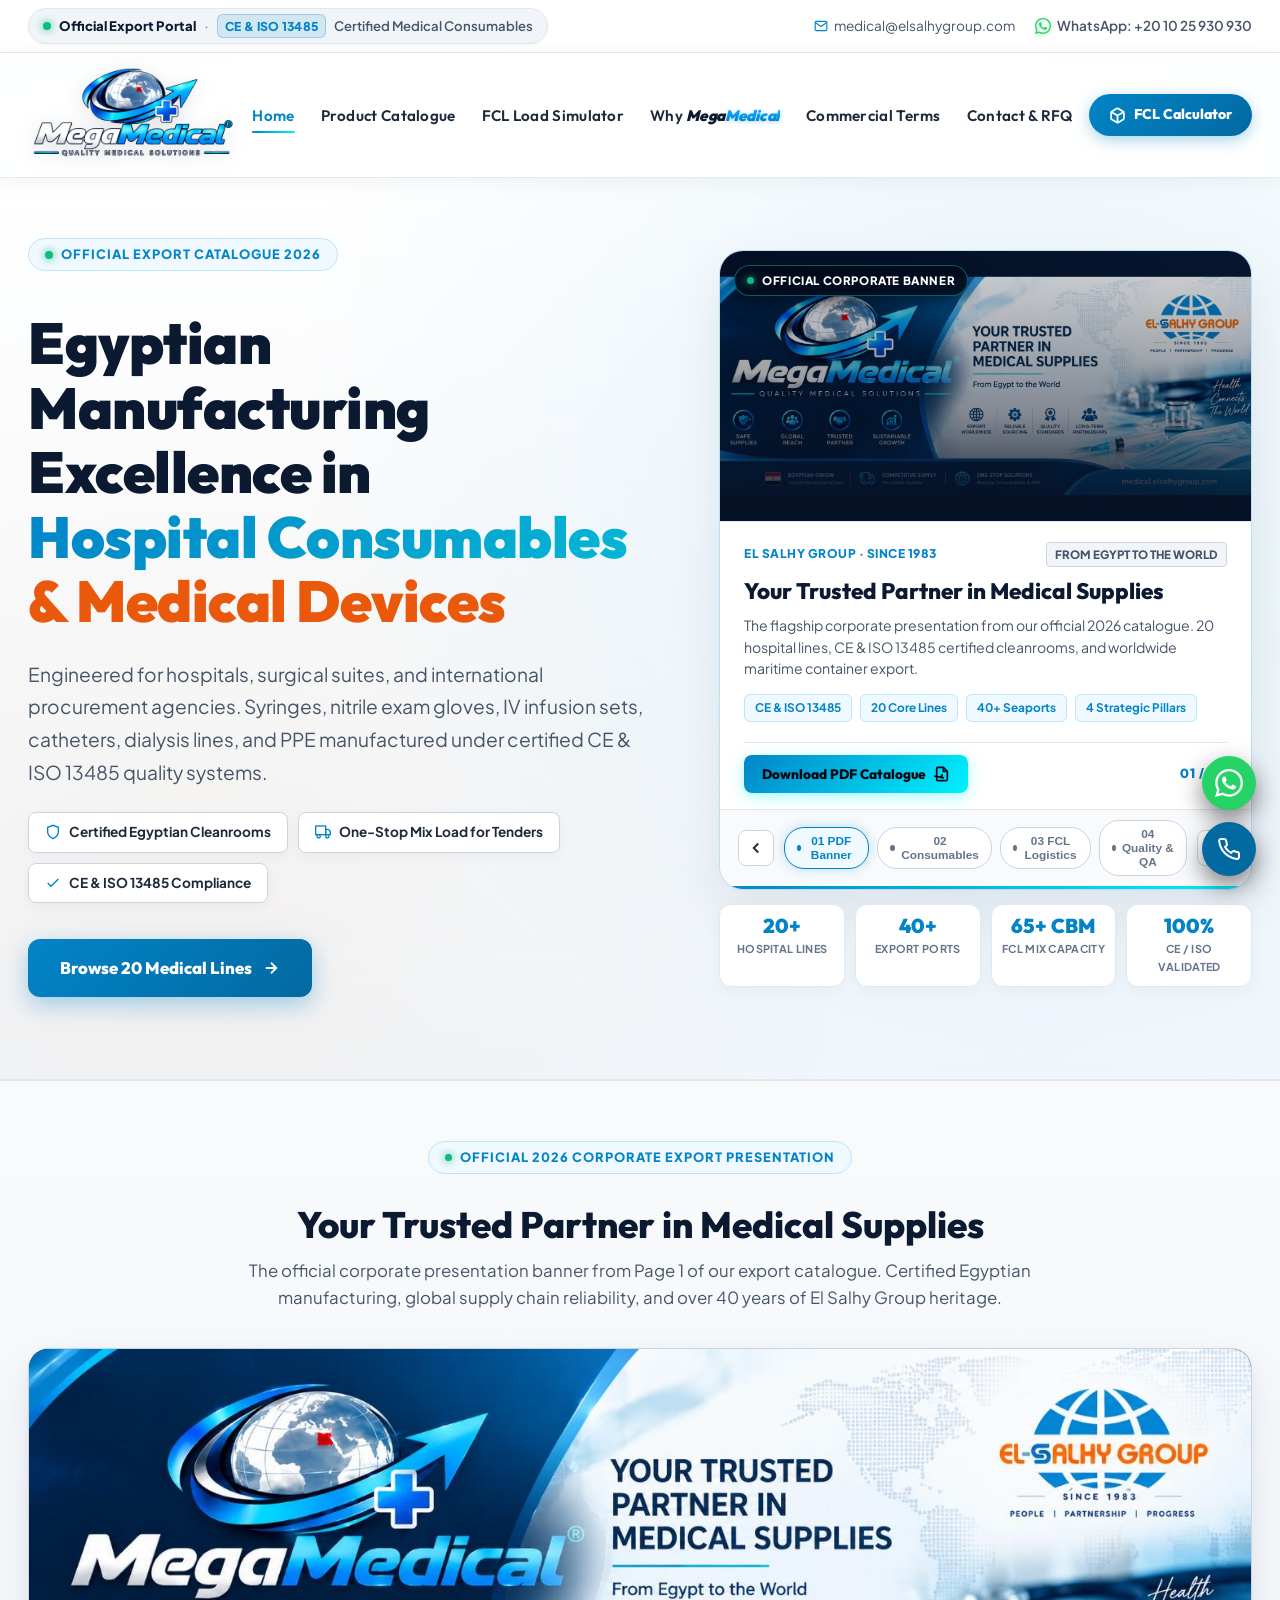
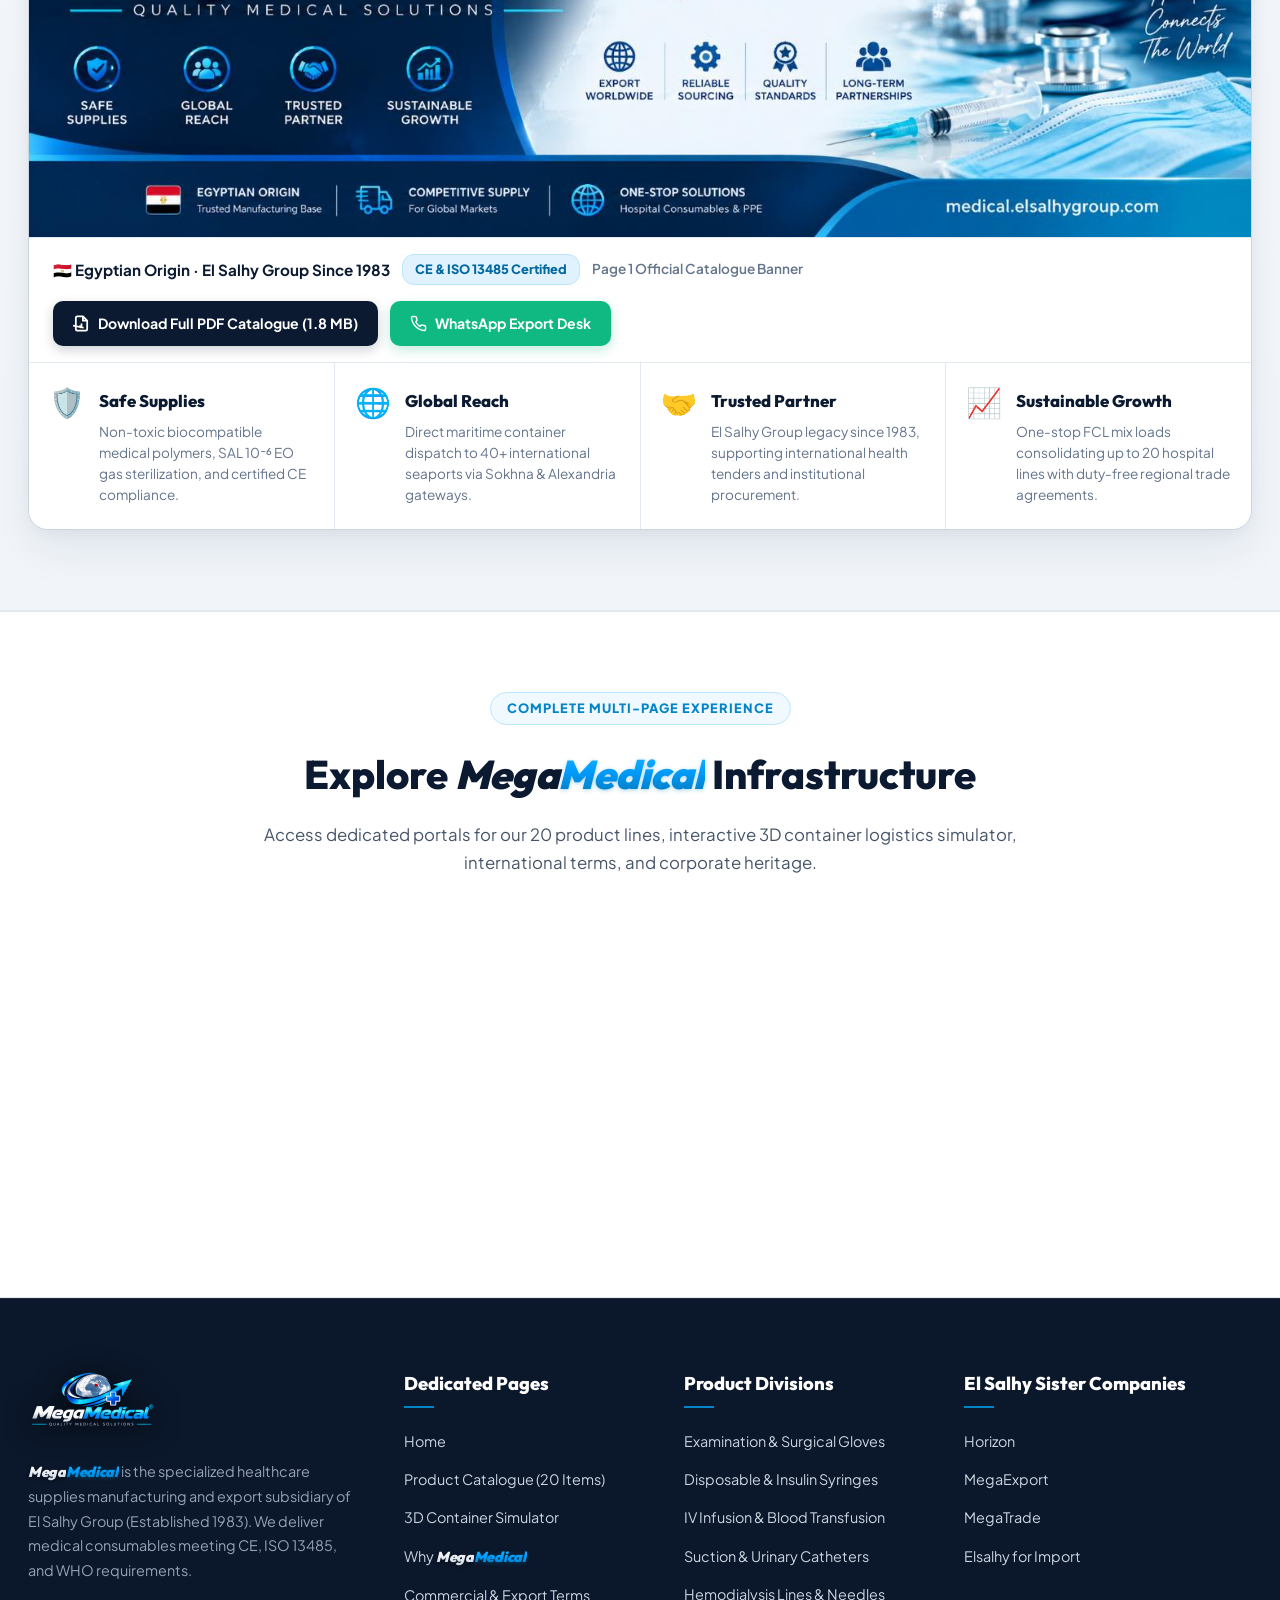
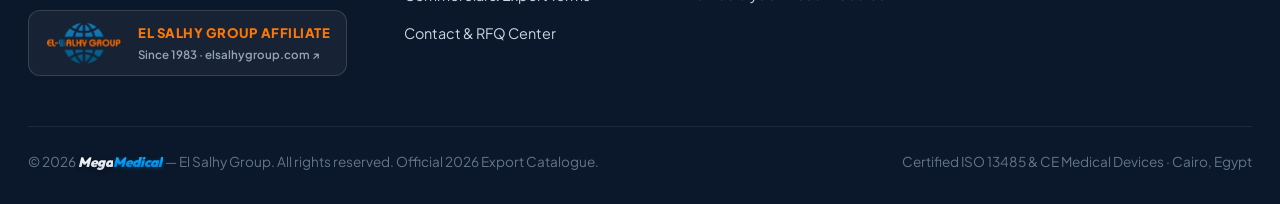
<file: index.html>
<!DOCTYPE html>
<html lang="en" dir="ltr">
<head>
  <meta charset="UTF-8">
  <meta name="viewport" content="width=device-width, initial-scale=1.0">
  <title>MegaMedical | Hospital Consumables & Global Export — El Salhy Group</title>
  
  <meta name="description" content="MegaMedical — An El Salhy Group Enterprise (Since 1983). Egyptian manufacturing excellence in disposable hospital supplies, syringes, examination gloves, IV sets, catheters, and dialysis consumables.">
  <meta name="keywords" content="MegaMedical, El Salhy Group, hospital consumables, disposable syringes, nitrile gloves, IV cannula, medical export Egypt 2026, COMESA medical tenders">
  <link rel="icon" type="image/png" href="assets/logo.png">

  <!-- Google Fonts: Plus Jakarta Sans & Outfit -->
  <link rel="preconnect" href="https://fonts.googleapis.com">
  <link rel="preconnect" href="https://fonts.gstatic.com" crossorigin>
  <link href="https://fonts.googleapis.com/css2?family=Outfit:wght@400;500;600;700;800;900&family=Plus+Jakarta+Sans:wght@400;500;600;700;800&display=swap" rel="stylesheet">

  <link rel="stylesheet" href="styles.css?v=2.3">
</head>
<body dir="ltr">

  <!-- Ambient Particle Canvas -->
  <canvas id="ambient-canvas"></canvas>

  <div class="app-container">

    <!-- Top Commercial Strip -->
    <div class="top-header-strip">
      <div class="top-strip-inner">
        <div class="group-link-badge">
          <span class="badge-dot-live"></span>
          <span class="top-badge-title">Official Export Portal</span>
          <span class="top-badge-sep">·</span>
          <span class="top-badge-cert">CE &amp; ISO 13485</span>
          <span class="top-badge-desc">Certified Medical Consumables</span>
        </div>

        <div class="top-strip-contacts">
          <a href="mailto:medical@elsalhygroup.com" class="top-strip-link">
            <svg viewBox="0 0 24 24" fill="none" stroke="currentColor" stroke-width="2"><path d="M4 4h16c1.1 0 2 .9 2 2v12c0 1.1-.9 2-2 2H4c-1.1 0-2-.9-2-2V6c0-1.1.9-2 2-2z"/><polyline points="22,6 12,13 2,6"/></svg>
            <span>medical@elsalhygroup.com</span>
          </a>
          <a href="https://wa.me/201025930930" target="_blank" class="top-strip-link top-strip-wa" title="Direct WhatsApp Export Sales Desk">
            <svg width="16" height="16" viewBox="0 0 24 24" fill="#25D366" style="vertical-align: middle; flex-shrink: 0;"><path d="M.057 24l1.687-6.163c-1.041-1.804-1.588-3.849-1.587-5.946.003-6.556 5.338-11.891 11.893-11.891 3.181.001 6.167 1.24 8.413 3.488 2.245 2.248 3.481 5.236 3.48 8.414-.003 6.557-5.338 11.892-11.893 11.892-1.99-.001-3.951-.5-5.688-1.448l-6.305 1.654zm6.597-3.807c1.676.995 3.276 1.591 5.392 1.592 5.448 0 9.886-4.434 9.889-9.885.002-5.462-4.415-9.89-9.881-9.892-5.452 0-9.887 4.434-9.889 9.884-.001 2.225.651 3.891 1.746 5.634l-.999 3.648 3.742-.981zm11.387-5.464c-.074-.124-.272-.198-.57-.347-.297-.149-1.758-.868-2.031-.967-.272-.099-.47-.149-.669.149-.198.297-.768.967-.941 1.165-.173.198-.347.223-.644.074-.297-.149-1.255-.462-2.39-1.475-.883-.788-1.48-1.761-1.653-2.059-.173-.297-.018-.458.13-.606.134-.133.297-.347.446-.521.151-.172.2-.296.3-.495.099-.198.05-.372-.025-.521-.075-.148-.669-1.611-.916-2.206-.242-.579-.487-.501-.669-.51l-.57-.01c-.198 0-.52.074-.792.372s-1.04 1.016-1.04 2.479 1.065 2.876 1.213 3.074c.149.198 2.095 3.2 5.076 4.487.709.306 1.263.489 1.694.626.712.226 1.36.194 1.872.118.571-.085 1.758-.719 2.006-1.413.248-.695.248-1.29.173-1.414z"/></svg>
            <span>WhatsApp: +20 10 25 930 930</span>
          </a>
        </div>
      </div>
    </div>

    <!-- Master Multi-Page Navigation -->
    <header class="main-navbar">
      <div class="navbar-inner">
        <div class="nav-brand-wrap">
          <a href="index.html">
            <img src="assets/logo.png" alt="MegaMedical" class="brand-main-logo">
          </a>
        </div>

        <ul class="nav-menu" id="nav-menu-list">
          <li><a href="index.html" class="nav-item-link active">Home</a></li>
          <li><a href="products.html" class="nav-item-link">Product Catalogue</a></li>
          <li><a href="calculator.html" class="nav-item-link">FCL Load Simulator<span id="nav-cart-badge" style="color: var(--salhy-orange); font-weight: 800;"></span></a></li>
          <li><a href="about.html" class="nav-item-link">Why <span class="brand-megamedical"><span class="brand-mega">Mega</span><span class="brand-medical">Medical</span></span></a></li>
          <li><a href="terms.html" class="nav-item-link">Commercial Terms</a></li>
          <li><a href="contact.html" class="nav-item-link">Contact & RFQ</a></li>
        </ul>

        <div class="nav-actions-group">
          <a href="calculator.html" class="btn-nav-calc">
            <svg width="17" height="17" viewBox="0 0 24 24" fill="none" stroke="currentColor" stroke-width="2.5"><path d="M21 16V8a2 2 0 0 0-1-1.73l-7-4a2 2 0 0 0-2 0l-7 4A2 2 0 0 0 3 8v8a2 2 0 0 0 1 1.73l7 4a2 2 0 0 0 2 0l7-4A2 2 0 0 0 21 16z"/><polyline points="3.27 6.96 12 12.01 20.73 6.96"/><line x1="12" y1="22.08" x2="12" y2="12"/></svg>
            <span>FCL Calculator</span>
          </a>
          <button class="nav-mobile-toggle" id="nav-toggle-btn" aria-label="Toggle Menu">
            <svg width="24" height="24" viewBox="0 0 24 24" fill="none" stroke="currentColor" stroke-width="2"><line x1="3" y1="12" x2="21" y2="12"/><line x1="3" y1="6" x2="21" y2="6"/><line x1="3" y1="18" x2="21" y2="18"/></svg>
          </button>
        </div>
      </div>
    </header>

    <!-- Modern Hero Showcase Section (Lightweight & High Performance) -->
    <section class="home-hero-section">
      <div class="home-hero-grid">
        <div class="hero-text-block">
          <div class="badge-tag-cyan" style="width: fit-content;">
            <span style="width: 8px; height: 8px; background: #10b981; border-radius: 50%; box-shadow: 0 0 8px #10b981;"></span>
            <span>OFFICIAL EXPORT CATALOGUE 2026</span>
          </div>

          <h1 class="hero-main-title">
            <span>Egyptian Manufacturing Excellence in</span><br>
            <span class="gradient-cyan">Hospital Consumables</span><br>
            <span class="gradient-orange">& Medical Devices</span>
          </h1>

          <p class="hero-lead-para">
            Engineered for hospitals, surgical suites, and international procurement agencies. Syringes, nitrile exam gloves, IV infusion sets, catheters, dialysis lines, and PPE manufactured under certified CE & ISO 13485 quality systems.
          </p>

          <div class="hero-chips-bar">
            <div class="hero-spec-chip">
              <svg width="16" height="16" viewBox="0 0 24 24" fill="none" stroke="var(--neon-cyan)" stroke-width="2"><path d="M12 22s8-4 8-10V5l-8-3-8 3v7c0 6 8 10 8 10z"/></svg>
              <span>Certified Egyptian Cleanrooms</span>
            </div>
            <div class="hero-spec-chip">
              <svg width="16" height="16" viewBox="0 0 24 24" fill="none" stroke="var(--neon-cyan)" stroke-width="2"><rect x="1" y="3" width="15" height="13"/><polygon points="16 8 20 8 23 11 23 16 16 16 16 8"/><circle cx="5.5" cy="18.5" r="2.5"/><circle cx="18.5" cy="18.5" r="2.5"/></svg>
              <span>One-Stop Mix Load for Tenders</span>
            </div>
            <div class="hero-spec-chip">
              <svg width="16" height="16" viewBox="0 0 24 24" fill="none" stroke="var(--neon-cyan)" stroke-width="2"><polyline points="20 6 9 17 4 12"/></svg>
              <span>CE & ISO 13485 Compliance</span>
            </div>
          </div>

          <div class="hero-buttons-row">
            <a href="products.html" class="btn-primary-neon">
              <span>Browse 20 Medical Lines</span>
              <svg width="18" height="18" viewBox="0 0 24 24" fill="none" stroke="currentColor" stroke-width="2.5"><path d="M5 12h14"/><path d="m12 5 7 7-7 7"/></svg>
            </a>
            <a href="calculator.html" class="btn-secondary-dark">
              <svg width="18" height="18" viewBox="0 0 24 24" fill="none" stroke="currentColor" stroke-width="2"><rect x="2" y="3" width="20" height="14" rx="2"/><line x1="8" y1="21" x2="16" y2="21"/><line x1="12" y1="17" x2="12" y2="21"/></svg>
              <span>3D Container Simulator</span>
            </a>
          </div>
        </div>

        <!-- Modern Interactive Hero Showcase Slider -->
        <div class="hero-showcase-slider-wrap">
          <div class="hero-slider-box" id="hero-slider-box">
            
            <!-- Slides Track -->
            <div class="hero-slides-wrapper" id="hero-slides-wrapper">
              
              <!-- Slide 1: Official PDF Corporate Presentation Banner -->
              <div class="hero-slide-item active" data-index="0">
                <div class="slide-media-frame">
                  <img src="assets/hero_banner.jpg" alt="MegaMedical &amp; El Salhy Group - Official Corporate Export Presentation" class="slide-media-img banner-contain-img" loading="eager">
                  <div class="slide-glass-vignette"></div>
                  <div class="slide-floating-tag">
                    <span class="pulse-dot-green"></span>
                    <span>OFFICIAL CORPORATE BANNER</span>
                  </div>
                </div>
                <div class="slide-body-info">
                  <div class="slide-category-line">
                    <span class="slide-cat-badge">EL SALHY GROUP · SINCE 1983</span>
                    <span class="slide-spec-code">FROM EGYPT TO THE WORLD</span>
                  </div>
                  <h3 class="slide-headline">Your Trusted Partner in Medical Supplies</h3>
                  <p class="slide-description">The flagship corporate presentation from our official 2026 catalogue. 20 hospital lines, CE &amp; ISO 13485 certified cleanrooms, and worldwide maritime container export.</p>
                  <div class="slide-features-row">
                    <span class="slide-feat-badge">CE &amp; ISO 13485</span>
                    <span class="slide-feat-badge">20 Core Lines</span>
                    <span class="slide-feat-badge">40+ Seaports</span>
                    <span class="slide-feat-badge">4 Strategic Pillars</span>
                  </div>
                  <div class="slide-action-toolbar">
                    <a href="MegaMedical_Product_List.pdf" target="_blank" download class="btn-slide-explore">
                      <span>Download PDF Catalogue</span>
                      <svg width="16" height="16" viewBox="0 0 24 24" fill="none" stroke="currentColor" stroke-width="2.5"><path d="M14 2H6a2 2 0 0 0-2 2v16a2 2 0 0 0 2 2h12a2 2 0 0 0 2-2V8z"/><polyline points="14 2 14 8 20 8"/><line x1="12" y1="18" x2="12" y2="12"/><line x1="9" y1="15" x2="12" y2="18"/><line x2="15" y1="15" x2="12" y2="18"/></svg>
                    </a>
                    <span class="slide-step-indicator">01 / 04</span>
                  </div>
                </div>
              </div>

              <!-- Slide 2: Hospital Consumables & Syringes -->
              <div class="hero-slide-item" data-index="1">
                <div class="slide-media-frame">
                  <img src="assets/concepts/hero_opt_1_products.jpg" alt="MegaMedical Hospital Consumables &amp; Syringes" class="slide-media-img" loading="lazy">
                  <div class="slide-glass-vignette"></div>
                  <div class="slide-floating-tag">
                    <span class="pulse-dot-green"></span>
                    <span>STERILE MEDICAL CONSUMABLES</span>
                  </div>
                </div>
                <div class="slide-body-info">
                  <div class="slide-category-line">
                    <span class="slide-cat-badge">SURGICAL &amp; INJECTION</span>
                    <span class="slide-spec-code">LINE MM-01 · 2026</span>
                  </div>
                  <h3 class="slide-headline">Precision Syringes, Cannulas &amp; Infusion Sets</h3>
                  <p class="slide-description">Engineered in ISO Class 7 certified cleanrooms with 100% EO gas sterilization. Non-toxic, pyrogen-free medical grade polypropylene with crystal clarity.</p>
                  <div class="slide-features-row">
                    <span class="slide-feat-badge">CE &amp; ISO 13485</span>
                    <span class="slide-feat-badge">0.5ml — 50ml</span>
                    <span class="slide-feat-badge">Ultra-Sharp Needle</span>
                  </div>
                  <div class="slide-action-toolbar">
                    <a href="products.html" class="btn-slide-explore">
                      <span>Browse Products</span>
                      <svg width="16" height="16" viewBox="0 0 24 24" fill="none" stroke="currentColor" stroke-width="2.5"><path d="M5 12h14"/><path d="m12 5 7 7-7 7"/></svg>
                    </a>
                    <span class="slide-step-indicator">02 / 04</span>
                  </div>
                </div>
              </div>

              <!-- Slide 3: FCL Container Logistics & Export -->
              <div class="hero-slide-item" data-index="2">
                <div class="slide-media-frame">
                  <img src="assets/concepts/hero_opt_2_container.jpg" alt="Maritime Export &amp; FCL Container Logistics" class="slide-media-img" loading="lazy">
                  <div class="slide-glass-vignette"></div>
                  <div class="slide-floating-tag tag-orange">
                    <span class="pulse-dot-orange"></span>
                    <span>GLOBAL MARITIME EXPORT</span>
                  </div>
                </div>
                <div class="slide-body-info">
                  <div class="slide-category-line">
                    <span class="slide-cat-badge cat-orange">FCL MIX LOAD LOGISTICS</span>
                    <span class="slide-spec-code code-orange">40FT HIGH-CUBE</span>
                  </div>
                  <h3 class="slide-headline">One-Stop Container Consolidation for Tenders</h3>
                  <p class="slide-description">Consolidate up to 20 hospital consumable categories in a single 65+ CBM maritime container directly shipped from Sokhna &amp; Alexandria seaports worldwide.</p>
                  <div class="slide-features-row">
                    <span class="slide-feat-badge">65+ CBM Capacity</span>
                    <span class="slide-feat-badge">COMESA &amp; MENA Duty-Free</span>
                    <span class="slide-feat-badge">40+ Seaports</span>
                  </div>
                  <div class="slide-action-toolbar">
                    <a href="calculator.html" class="btn-slide-explore btn-slide-orange">
                      <span>Simulate Container</span>
                      <svg width="16" height="16" viewBox="0 0 24 24" fill="none" stroke="currentColor" stroke-width="2.5"><path d="M5 12h14"/><path d="m12 5 7 7-7 7"/></svg>
                    </a>
                    <span class="slide-step-indicator">03 / 04</span>
                  </div>
                </div>
              </div>

              <!-- Slide 4: Cleanroom Quality & Sterilization Assurance -->
              <div class="hero-slide-item" data-index="3">
                <div class="slide-media-frame">
                  <img src="assets/concepts/hero_opt_3_pod.jpg" alt="Cleanroom Sterilization &amp; Quality Control" class="slide-media-img" loading="lazy">
                  <div class="slide-glass-vignette"></div>
                  <div class="slide-floating-tag">
                    <span class="pulse-dot-green"></span>
                    <span>ZERO-DEFECT PROTOCOL</span>
                  </div>
                </div>
                <div class="slide-body-info">
                  <div class="slide-category-line">
                    <span class="slide-cat-badge">STERILITY ASSURANCE</span>
                    <span class="slide-spec-code">SAL 10⁻⁶ CERTIFIED</span>
                  </div>
                  <h3 class="slide-headline">Cleanroom Quality Assurance &amp; EO Sterilization</h3>
                  <p class="slide-description">100% ethylene oxide sterilization cycles with biological indicators and automated optical inspection for zero-defect clinical dependability.</p>
                  <div class="slide-features-row">
                    <span class="slide-feat-badge">SAL 10⁻⁶ Validated</span>
                    <span class="slide-feat-badge">ISO Class 7 Standards</span>
                    <span class="slide-feat-badge">Full Batch Traceability</span>
                  </div>
                  <div class="slide-action-toolbar">
                    <a href="about.html" class="btn-slide-explore">
                      <span>Why <span class="brand-megamedical"><span class="brand-mega">Mega</span><span class="brand-medical">Medical</span></span></span>
                      <svg width="16" height="16" viewBox="0 0 24 24" fill="none" stroke="currentColor" stroke-width="2.5"><path d="M5 12h14"/><path d="m12 5 7 7-7 7"/></svg>
                    </a>
                    <span class="slide-step-indicator">04 / 04</span>
                  </div>
                </div>
              </div>

            </div>

            <!-- Slider Navigation Footer -->
            <div class="slider-controls-footer">
              <button class="slider-arrow-btn" id="slider-prev-btn" aria-label="Previous Slide">
                <svg width="18" height="18" viewBox="0 0 24 24" fill="none" stroke="currentColor" stroke-width="2.5"><path d="m15 18-6-6 6-6"/></svg>
              </button>

              <div class="slider-tabs-nav">
                <button class="slider-tab-dot active" data-target="0">
                  <span class="tab-dot-line"></span>
                  <span class="tab-dot-text">01 PDF Banner</span>
                </button>
                <button class="slider-tab-dot" data-target="1">
                  <span class="tab-dot-line"></span>
                  <span class="tab-dot-text">02 Consumables</span>
                </button>
                <button class="slider-tab-dot" data-target="2">
                  <span class="tab-dot-line"></span>
                  <span class="tab-dot-text">03 FCL Logistics</span>
                </button>
                <button class="slider-tab-dot" data-target="3">
                  <span class="tab-dot-line"></span>
                  <span class="tab-dot-text">04 Quality &amp; QA</span>
                </button>
              </div>

              <button class="slider-arrow-btn" id="slider-next-btn" aria-label="Next Slide">
                <svg width="18" height="18" viewBox="0 0 24 24" fill="none" stroke="currentColor" stroke-width="2.5"><path d="m9 18 6-6-6-6"/></svg>
              </button>
            </div>

            <!-- Auto-play progress bar -->
            <div class="slider-progress-bar-wrap">
              <div class="slider-progress-bar-fill" id="slider-progress-fill"></div>
            </div>
          </div>

          <!-- Bottom Live Metrics Strip -->
          <div class="slider-metrics-strip">
            <div class="slider-metric-cell">
              <span class="slider-metric-num">20+</span>
              <span class="slider-metric-label">Hospital Lines</span>
            </div>
            <div class="slider-metric-cell">
              <span class="slider-metric-num">40+</span>
              <span class="slider-metric-label">Export Ports</span>
            </div>
            <div class="slider-metric-cell">
              <span class="slider-metric-num">65+ CBM</span>
              <span class="slider-metric-label">FCL Mix Capacity</span>
            </div>
            <div class="slider-metric-cell">
              <span class="slider-metric-num">100%</span>
              <span class="slider-metric-label">CE / ISO Validated</span>
            </div>
          </div>
        </div>
      </div>
    </section>

    <!-- Dedicated Official PDF Corporate Presentation Showcase Section -->
    <section class="corporate-banner-showcase-section">
      <div class="global-container">
        <div class="banner-section-header">
          <div class="badge-tag-cyan" style="width: fit-content; margin: 0 auto 14px;">
            <span class="pulse-dot-green"></span>
            <span>OFFICIAL 2026 CORPORATE EXPORT PRESENTATION</span>
          </div>
          <h2 class="banner-section-title">Your Trusted Partner in Medical Supplies</h2>
          <p class="banner-section-subtitle">
            The official corporate presentation banner from Page 1 of our export catalogue. Certified Egyptian manufacturing, global supply chain reliability, and over 40 years of El Salhy Group heritage.
          </p>
        </div>

        <div class="corporate-banner-card">
          <div class="corporate-banner-image-wrapper">
            <img src="assets/hero_banner.jpg" alt="MegaMedical - Your Trusted Partner in Medical Supplies - From Egypt to the World" class="corporate-banner-full-img" loading="eager">
            
            <!-- Bottom Interactive Action Bar -->
            <div class="banner-glass-overlay-bar">
              <div class="banner-overlay-info">
                <span class="banner-overlay-origin">🇪🇬 Egyptian Origin · El Salhy Group Since 1983</span>
                <span class="banner-overlay-cert">CE &amp; ISO 13485 Certified</span>
                <span style="color: #64748b; font-size: 0.85rem; font-weight: 600;">Page 1 Official Catalogue Banner</span>
              </div>
              <div class="banner-overlay-actions">
                <a href="MegaMedical_Product_List.pdf" target="_blank" download class="btn-banner-action-pdf">
                  <svg width="17" height="17" viewBox="0 0 24 24" fill="none" stroke="currentColor" stroke-width="2.5"><path d="M14 2H6a2 2 0 0 0-2 2v16a2 2 0 0 0 2 2h12a2 2 0 0 0 2-2V8z"/><polyline points="14 2 14 8 20 8"/><line x1="12" y1="18" x2="12" y2="12"/><line x1="9" y1="15" x2="12" y2="18"/><line x2="15" y1="15" x2="12" y2="18"/></svg>
                  <span>Download Full PDF Catalogue (1.8 MB)</span>
                </a>
                <a href="https://wa.me/201025930930?text=Hello%20MegaMedical,%20I%20reviewed%20the%20Official%20Export%20Catalogue%20Banner%20and%20would%20like%20a%20quotation" target="_blank" class="btn-banner-action-wa">
                  <svg width="17" height="17" viewBox="0 0 24 24" fill="none" stroke="currentColor" stroke-width="2"><path d="M22 16.92v3a2 2 0 0 1-2.18 2 19.79 19.79 0 0 1-8.63-3.07 19.5 19.5 0 0 1-6-6 19.79 19.79 0 0 1-3.07-8.67A2 2 0 0 1 4.11 2h3a2 2 0 0 1 2 1.72 12.84 12.84 0 0 0 .7 2.81 2 2 0 0 1-.45 2.11L8.09 9.91a16 16 0 0 0 6 6l1.27-1.27a2 2 0 0 1 2.11-.45 12.84 12.84 0 0 0 2.81.7A2 2 0 0 1 22 16.92z"/></svg>
                  <span>WhatsApp Export Desk</span>
                </a>
              </div>
            </div>
          </div>

          <!-- 4 Strategic Pillars from the Banner -->
          <div class="banner-pillars-grid">
            <div class="banner-pillar-card">
              <div class="pillar-icon-box">🛡️</div>
              <div class="pillar-text-box">
                <h4>Safe Supplies</h4>
                <p>Non-toxic biocompatible medical polymers, SAL 10⁻⁶ EO gas sterilization, and certified CE compliance.</p>
              </div>
            </div>
            <div class="banner-pillar-card">
              <div class="pillar-icon-box">🌐</div>
              <div class="pillar-text-box">
                <h4>Global Reach</h4>
                <p>Direct maritime container dispatch to 40+ international seaports via Sokhna &amp; Alexandria gateways.</p>
              </div>
            </div>
            <div class="banner-pillar-card">
              <div class="pillar-icon-box">🤝</div>
              <div class="pillar-text-box">
                <h4>Trusted Partner</h4>
                <p>El Salhy Group legacy since 1983, supporting international health tenders and institutional procurement.</p>
              </div>
            </div>
            <div class="banner-pillar-card">
              <div class="pillar-icon-box">📈</div>
              <div class="pillar-text-box">
                <h4>Sustainable Growth</h4>
                <p>One-stop FCL mix loads consolidating up to 20 hospital lines with duty-free regional trade agreements.</p>
              </div>
            </div>
          </div>
        </div>
      </div>
    </section>

    <!-- Core Highlights Section -->
    <section class="heritage-timeline-section" style="background: #ffffff; border-top: 1px solid #e2e8f0; border-bottom: 1px solid #e2e8f0;">
      <div class="global-container">
        <div style="text-align: center; max-width: 800px; margin: 0 auto 50px;">
          <span class="badge-tag-cyan">Complete Multi-Page Experience</span>
          <h2 style="font-family: var(--font-display); font-size: 2.5rem; font-weight: 800; color: #0b1a30; margin-bottom: 14px;">Explore <span class="brand-megamedical"><span class="brand-mega">Mega</span><span class="brand-medical">Medical</span></span> Infrastructure</h2>
          <p style="color: #475569; font-size: 1.05rem;">Access dedicated portals for our 20 product lines, interactive 3D container logistics simulator, international terms, and corporate heritage.</p>
        </div>

        <div style="display: grid; grid-template-columns: repeat(4, 1fr); gap: 24px;">
          <a href="products.html" style="text-decoration: none;" class="subsidiary-neon-card">
            <div style="font-size: 2.2rem; color: var(--neon-cyan);">📦</div>
            <h3 class="subsidiary-name">Product Catalogue</h3>
            <p class="subsidiary-desc">Explore all 20 hospital lines with 3D tilt interaction, certified technical data, and instant filtering.</p>
            <div style="color: var(--neon-cyan); font-weight: 800; font-size: 0.85rem; margin-top: 14px;">Open Catalogue →</div>
          </a>

          <a href="calculator.html" style="text-decoration: none;" class="subsidiary-neon-card">
            <div style="font-size: 2.2rem; color: var(--salhy-orange);">🚢</div>
            <h3 class="subsidiary-name">3D FCL Simulator</h3>
            <p class="subsidiary-desc">Interactive Three.js 3D container simulation with live box stacking, volume meters, and WhatsApp export.</p>
            <div style="color: var(--salhy-orange); font-weight: 800; font-size: 0.85rem; margin-top: 14px;">Launch 3D Tool →</div>
          </a>

          <a href="about.html" style="text-decoration: none;" class="subsidiary-neon-card">
            <div style="font-size: 2.2rem; color: var(--neon-cyan);">🏭</div>
            <h3 class="subsidiary-name">Manufacturing Hub</h3>
            <p class="subsidiary-desc">Discover our Egyptian production facilities, cleanroom standards, and 40+ years of El Salhy Group heritage.</p>
            <div style="color: var(--neon-cyan); font-weight: 800; font-size: 0.85rem; margin-top: 14px;">Explore Heritage →</div>
          </a>

          <a href="terms.html" style="text-decoration: none;" class="subsidiary-neon-card">
            <div style="font-size: 2.2rem; color: var(--salhy-orange);">⚓</div>
            <h3 class="subsidiary-name">Export Logistics</h3>
            <p class="subsidiary-desc">Incoterms FOB Sokhna/Alexandria, LC payment guidelines, 5-ply export packaging, and COMESA certificates.</p>
            <div style="color: var(--salhy-orange); font-weight: 800; font-size: 0.85rem; margin-top: 14px;">Review Terms →</div>
          </a>
        </div>
      </div>
    </section>

    <!-- Master Footer -->
    <footer class="master-footer">
      <div class="global-container">
        <div class="footer-columns-grid">
          <div>
            <img src="assets/logo.png" alt="MegaMedical" class="footer-logo-img">
            <p class="footer-bio-text">
              <span class="brand-megamedical"><span class="brand-mega">Mega</span><span class="brand-medical">Medical</span></span> is the specialized healthcare supplies manufacturing and export subsidiary of El Salhy Group (Established 1983). We deliver medical consumables meeting CE, ISO 13485, and WHO requirements.
            </p>
            <a href="https://elsalhygroup.com" target="_blank" rel="noopener noreferrer" class="footer-salhy-link" title="Visit El Salhy Group Corporate Website">
              <img src="assets/elsalhy_logo.png" alt="El Salhy Group" class="footer-salhy-logo">
              <div class="footer-salhy-text-col">
                <span class="footer-salhy-badge">EL SALHY GROUP AFFILIATE</span>
                <span class="footer-salhy-sub">Since 1983 · elsalhygroup.com ↗</span>
              </div>
            </a>
          </div>

          <div>
            <h4 class="footer-heading">Dedicated Pages</h4>
            <ul class="footer-nav-list">
              <li><a href="index.html">Home</a></li>
              <li><a href="products.html">Product Catalogue (20 Items)</a></li>
              <li><a href="calculator.html">3D Container Simulator</a></li>
              <li><a href="about.html">Why <span class="brand-megamedical"><span class="brand-mega">Mega</span><span class="brand-medical">Medical</span></span></a></li>
              <li><a href="terms.html">Commercial & Export Terms</a></li>
              <li><a href="contact.html">Contact & RFQ Center</a></li>
            </ul>
          </div>

          <div>
            <h4 class="footer-heading">Product Divisions</h4>
            <ul class="footer-nav-list">
              <li><a href="products.html">Examination & Surgical Gloves</a></li>
              <li><a href="products.html">Disposable & Insulin Syringes</a></li>
              <li><a href="products.html">IV Infusion & Blood Transfusion</a></li>
              <li><a href="products.html">Suction & Urinary Catheters</a></li>
              <li><a href="products.html">Hemodialysis Lines & Needles</a></li>
            </ul>
          </div>

          <div>
            <h4 class="footer-heading">El Salhy Sister Companies</h4>
            <ul class="footer-nav-list">
              <li><a href="https://elsalhygroup.com/horizon" target="_blank">Horizon</a></li>
              <li><a href="https://elsalhygroup.com/MegaExport/" target="_blank">MegaExport</a></li>
              <li><a href="https://elsalhygroup.com/megatrade22/" target="_blank">MegaTrade</a></li>
              <li><a href="https://elsalhygroup.com/import-trade/" target="_blank">Elsalhy for Import</a></li>
            </ul>
          </div>
        </div>

        <div class="footer-legal-bar">
          <div>© 2026 <span class="brand-megamedical"><span class="brand-mega">Mega</span><span class="brand-medical">Medical</span></span> — El Salhy Group. All rights reserved. Official 2026 Export Catalogue.</div>
          <div>Certified ISO 13485 & CE Medical Devices · Cairo, Egypt</div>
        </div>
      </div>
    </footer>

    <!-- Floating Speed Dial -->
    <div class="floating-dock-wrap">
      <a href="https://wa.me/201025930930" target="_blank" class="dock-action-btn btn-dock-whatsapp" title="WhatsApp Sales Desk">
        <svg width="28" height="28" viewBox="0 0 24 24" fill="currentColor"><path d="M.057 24l1.687-6.163c-1.041-1.804-1.588-3.849-1.587-5.946.003-6.556 5.338-11.891 11.893-11.891 3.181.001 6.167 1.24 8.413 3.488 2.245 2.248 3.481 5.236 3.48 8.414-.003 6.557-5.338 11.892-11.893 11.892-1.99-.001-3.951-.5-5.688-1.448l-6.305 1.654zm6.597-3.807c1.676.995 3.276 1.591 5.392 1.592 5.448 0 9.886-4.434 9.889-9.885.002-5.462-4.415-9.89-9.881-9.892-5.452 0-9.887 4.434-9.889 9.884-.001 2.225.651 3.891 1.746 5.634l-.999 3.648 3.742-.981zm11.387-5.464c-.074-.124-.272-.198-.57-.347-.297-.149-1.758-.868-2.031-.967-.272-.099-.47-.149-.669.149-.198.297-.768.967-.941 1.165-.173.198-.347.223-.644.074-.297-.149-1.255-.462-2.39-1.475-.883-.788-1.48-1.761-1.653-2.059-.173-.297-.018-.458.13-.606.134-.133.297-.347.446-.521.151-.172.2-.296.3-.495.099-.198.05-.372-.025-.521-.075-.148-.669-1.611-.916-2.206-.242-.579-.487-.501-.669-.51l-.57-.01c-.198 0-.52.074-.792.372s-1.04 1.016-1.04 2.479 1.065 2.876 1.213 3.074c.149.198 2.095 3.2 5.076 4.487.709.306 1.263.489 1.694.626.712.226 1.36.194 1.872.118.571-.085 1.758-.719 2.006-1.413.248-.695.248-1.29.173-1.414z"/></svg>
      </a>
      <a href="tel:+201025930930" class="dock-action-btn btn-dock-phone" title="Call Cairo Office">
        <svg width="24" height="24" viewBox="0 0 24 24" fill="none" stroke="currentColor" stroke-width="2"><path d="M22 16.92v3a2 2 0 0 1-2.18 2 19.79 19.79 0 0 1-8.63-3.07 19.5 19.5 0 0 1-6-6 19.79 19.79 0 0 1-3.07-8.67A2 2 0 0 1 4.11 2h3a2 2 0 0 1 2 1.72 12.84 12.84 0 0 0 .7 2.81 2 2 0 0 1-.45 2.11L8.09 9.91a16 16 0 0 0 6 6l1.27-1.27a2 2 0 0 1 2.11-.45 12.84 12.84 0 0 0 2.81.7A2 2 0 0 1 22 16.92z"/></svg>
      </a>
    </div>

  </div>

  <!-- Scripts -->
  <script src="common.js?v=2.3"></script>
  <script src="assets/js/hero_slider.js"></script>
</body>
</html>
</file>
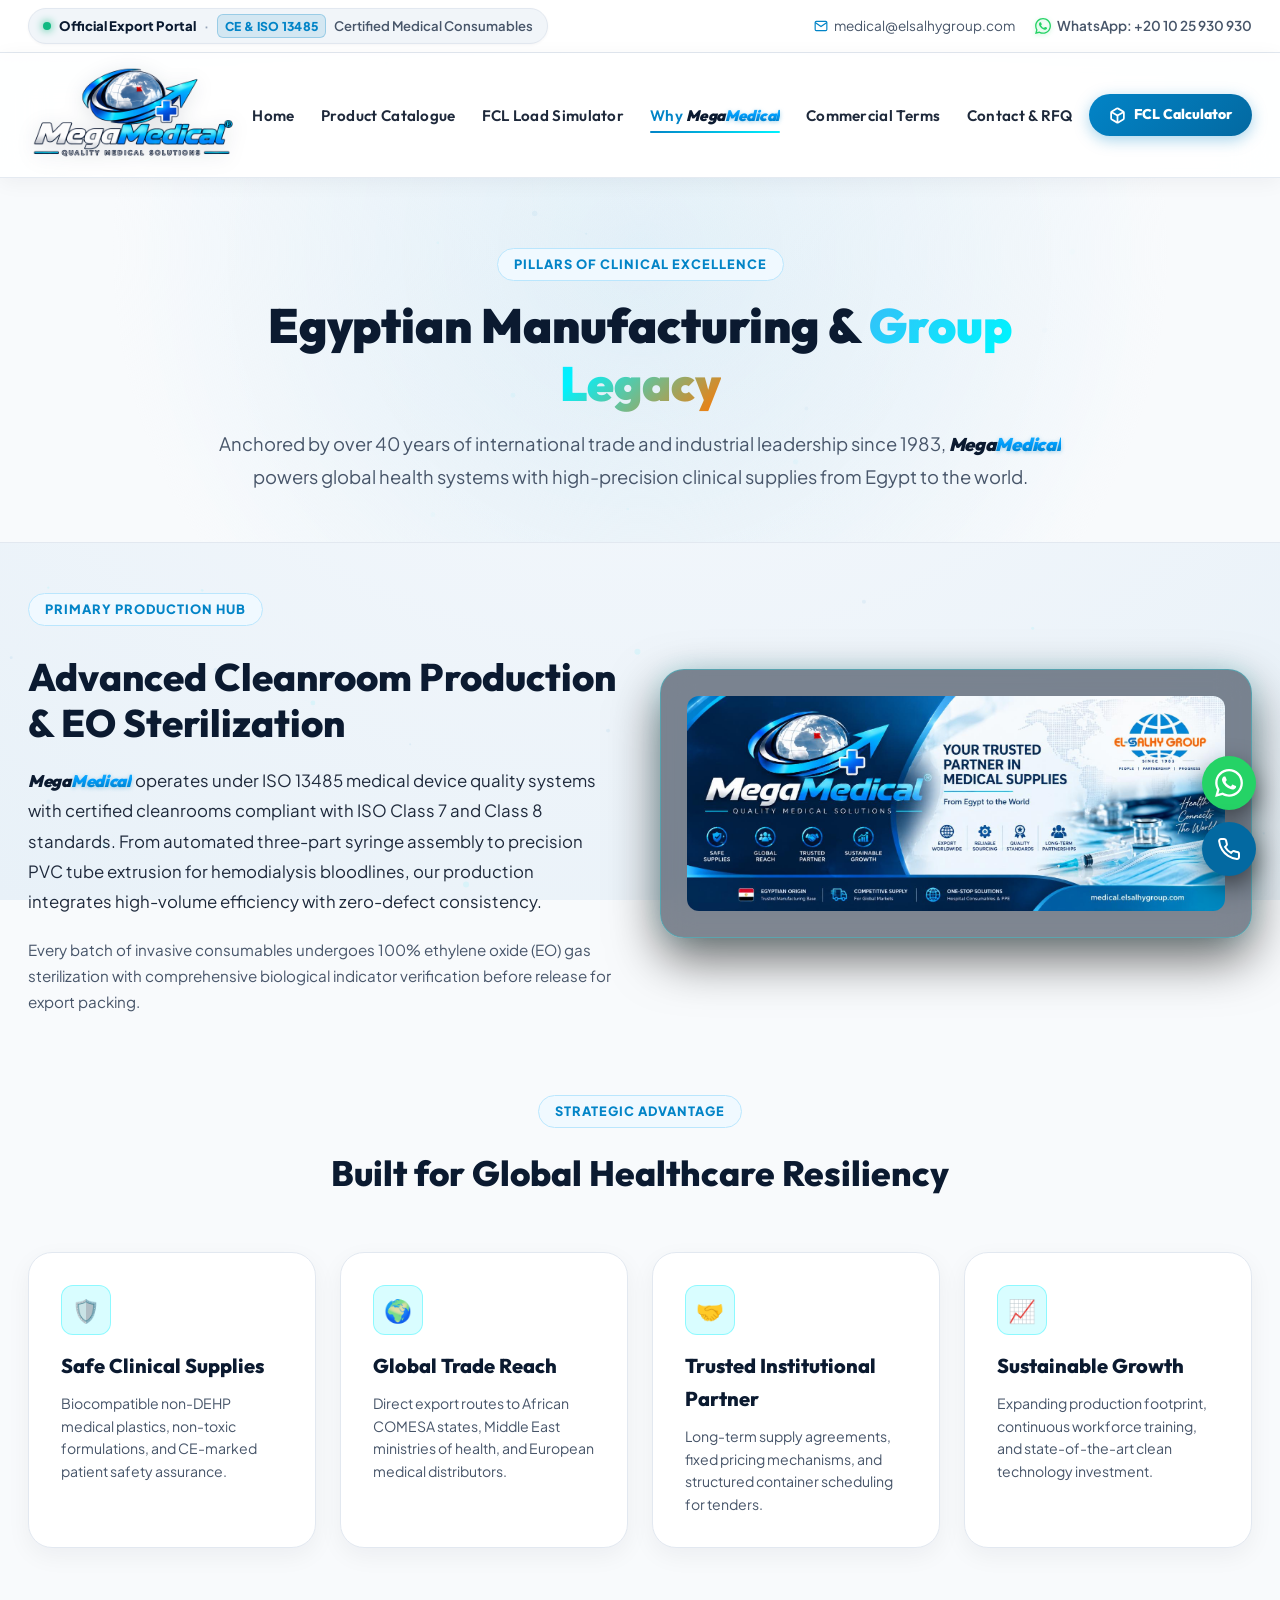
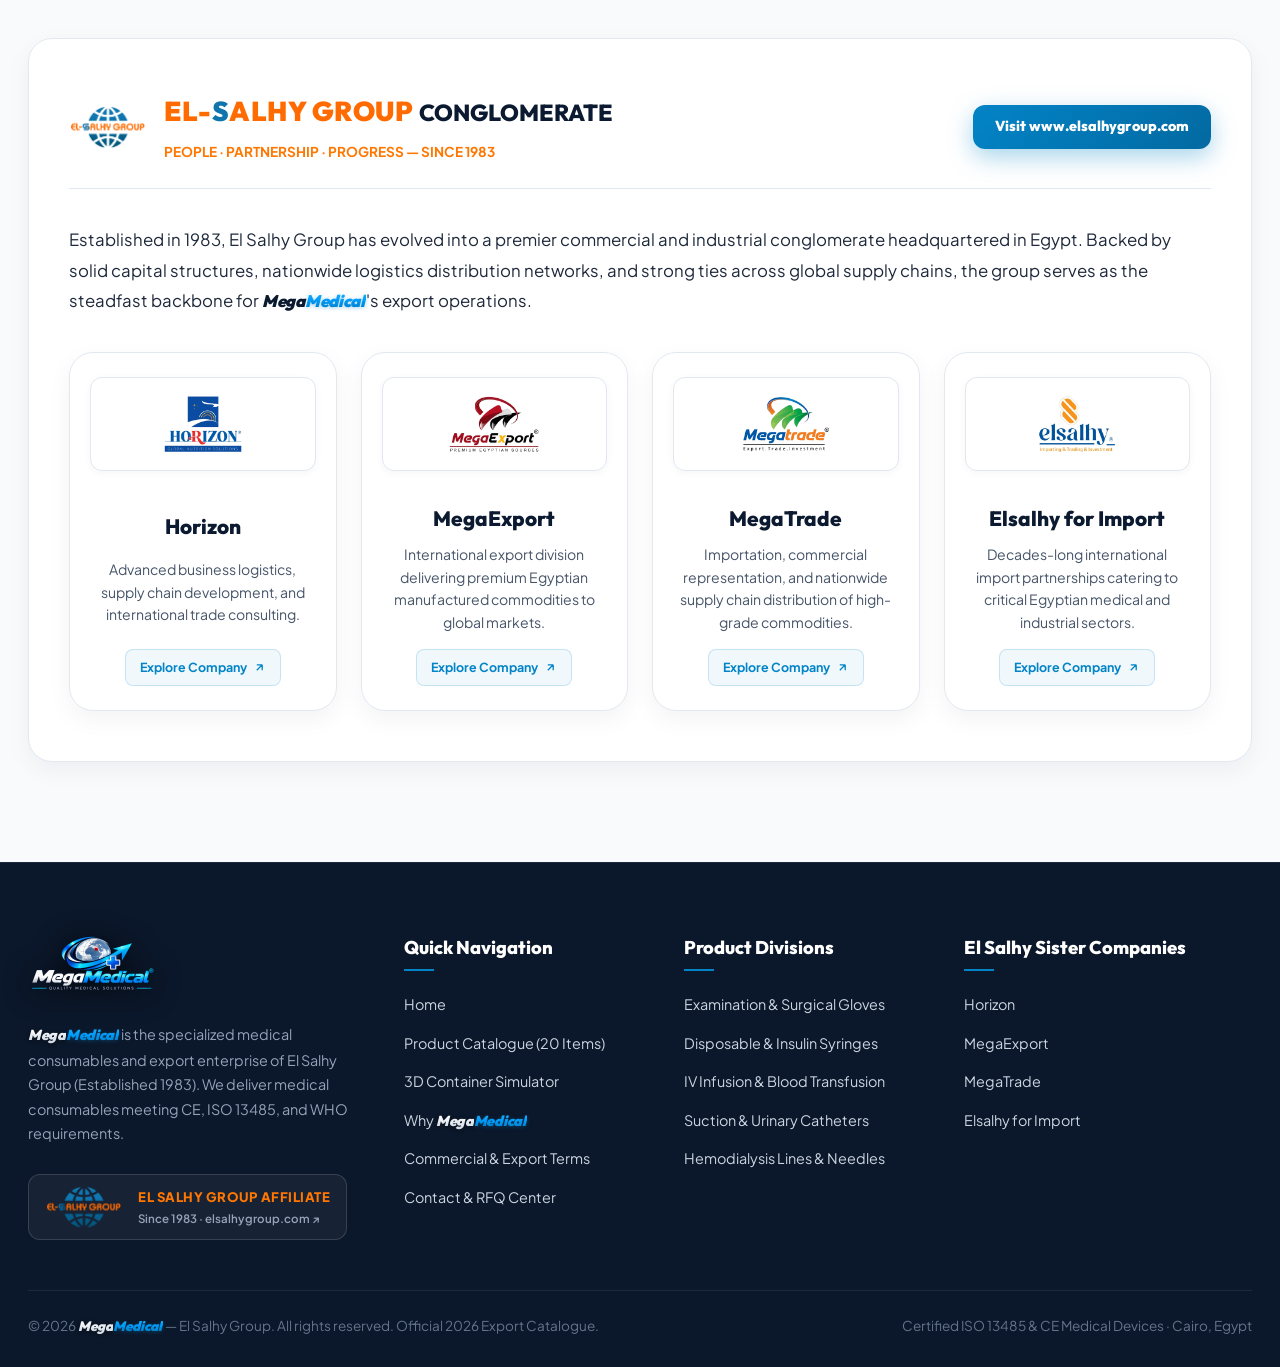
<file: about.html>
<!DOCTYPE html>
<html lang="en" dir="ltr">
<head>
  <meta charset="UTF-8">
  <meta name="viewport" content="width=device-width, initial-scale=1.0">
  <title>About MegaMedical & El Salhy Group | Industrial Heritage Since 1983</title>
  
  <meta name="description" content="Learn about MegaMedical's manufacturing capabilities in Egypt, certified cleanroom facilities, and over 40 years of El Salhy Group commercial leadership.">
  <link rel="icon" type="image/png" href="assets/logo.png">

  <!-- Google Fonts: Plus Jakarta Sans & Outfit -->
  <link rel="preconnect" href="https://fonts.googleapis.com">
  <link rel="preconnect" href="https://fonts.gstatic.com" crossorigin>
  <link href="https://fonts.googleapis.com/css2?family=Outfit:wght@400;500;600;700;800;900&family=Plus+Jakarta+Sans:wght@400;500;600;700;800&display=swap" rel="stylesheet">

  <link rel="stylesheet" href="styles.css?v=2.3">
</head>
<body dir="ltr">

  <canvas id="ambient-canvas"></canvas>

  <div class="app-container">

    <!-- Top Commercial Strip -->
    <div class="top-header-strip">
      <div class="top-strip-inner">
        <div class="group-link-badge">
          <span class="badge-dot-live"></span>
          <span class="top-badge-title">Official Export Portal</span>
          <span class="top-badge-sep">·</span>
          <span class="top-badge-cert">CE &amp; ISO 13485</span>
          <span class="top-badge-desc">Certified Medical Consumables</span>
        </div>

        <div class="top-strip-contacts">
          <a href="mailto:medical@elsalhygroup.com" class="top-strip-link">
            <svg viewBox="0 0 24 24" fill="none" stroke="currentColor" stroke-width="2"><path d="M4 4h16c1.1 0 2 .9 2 2v12c0 1.1-.9 2-2 2H4c-1.1 0-2-.9-2-2V6c0-1.1.9-2 2-2z"/><polyline points="22,6 12,13 2,6"/></svg>
            <span>medical@elsalhygroup.com</span>
          </a>
          <a href="https://wa.me/201025930930" target="_blank" class="top-strip-link top-strip-wa" title="Direct WhatsApp Export Sales Desk">
            <svg width="16" height="16" viewBox="0 0 24 24" fill="#25D366" style="vertical-align: middle; flex-shrink: 0;"><path d="M.057 24l1.687-6.163c-1.041-1.804-1.588-3.849-1.587-5.946.003-6.556 5.338-11.891 11.893-11.891 3.181.001 6.167 1.24 8.413 3.488 2.245 2.248 3.481 5.236 3.48 8.414-.003 6.557-5.338 11.892-11.893 11.892-1.99-.001-3.951-.5-5.688-1.448l-6.305 1.654zm6.597-3.807c1.676.995 3.276 1.591 5.392 1.592 5.448 0 9.886-4.434 9.889-9.885.002-5.462-4.415-9.89-9.881-9.892-5.452 0-9.887 4.434-9.889 9.884-.001 2.225.651 3.891 1.746 5.634l-.999 3.648 3.742-.981zm11.387-5.464c-.074-.124-.272-.198-.57-.347-.297-.149-1.758-.868-2.031-.967-.272-.099-.47-.149-.669.149-.198.297-.768.967-.941 1.165-.173.198-.347.223-.644.074-.297-.149-1.255-.462-2.39-1.475-.883-.788-1.48-1.761-1.653-2.059-.173-.297-.018-.458.13-.606.134-.133.297-.347.446-.521.151-.172.2-.296.3-.495.099-.198.05-.372-.025-.521-.075-.148-.669-1.611-.916-2.206-.242-.579-.487-.501-.669-.51l-.57-.01c-.198 0-.52.074-.792.372s-1.04 1.016-1.04 2.479 1.065 2.876 1.213 3.074c.149.198 2.095 3.2 5.076 4.487.709.306 1.263.489 1.694.626.712.226 1.36.194 1.872.118.571-.085 1.758-.719 2.006-1.413.248-.695.248-1.29.173-1.414z"/></svg>
            <span>WhatsApp: +20 10 25 930 930</span>
          </a>
        </div>
      </div>
    </div>

    <!-- Master Navbar -->
    <header class="main-navbar">
      <div class="navbar-inner">
        <div class="nav-brand-wrap">
          <a href="index.html">
            <img src="assets/logo.png" alt="MegaMedical" class="brand-main-logo">
          </a>
        </div>

        <ul class="nav-menu" id="nav-menu-list">
          <li><a href="index.html" class="nav-item-link">Home</a></li>
          <li><a href="products.html" class="nav-item-link">Product Catalogue</a></li>
          <li><a href="calculator.html" class="nav-item-link">FCL Load Simulator<span id="nav-cart-badge" style="color: var(--salhy-orange); font-weight: 800;"></span></a></li>
          <li><a href="about.html" class="nav-item-link active">Why <span class="brand-megamedical"><span class="brand-mega">Mega</span><span class="brand-medical">Medical</span></span></a></li>
          <li><a href="terms.html" class="nav-item-link">Commercial Terms</a></li>
          <li><a href="contact.html" class="nav-item-link">Contact & RFQ</a></li>
        </ul>

        <div class="nav-actions-group">
          <a href="calculator.html" class="btn-nav-calc">
            <svg width="17" height="17" viewBox="0 0 24 24" fill="none" stroke="currentColor" stroke-width="2.5"><path d="M21 16V8a2 2 0 0 0-1-1.73l-7-4a2 2 0 0 0-2 0l-7 4A2 2 0 0 0 3 8v8a2 2 0 0 0 1 1.73l7 4a2 2 0 0 0 2 0l7-4A2 2 0 0 0 21 16z"/><polyline points="3.27 6.96 12 12.01 20.73 6.96"/><line x1="12" y1="22.08" x2="12" y2="12"/></svg>
            <span>FCL Calculator</span>
          </a>
          <button class="nav-mobile-toggle" id="nav-toggle-btn" aria-label="Toggle Menu">
            <svg width="24" height="24" viewBox="0 0 24 24" fill="none" stroke="currentColor" stroke-width="2"><line x1="3" y1="12" x2="21" y2="12"/><line x1="3" y1="6" x2="21" y2="6"/><line x1="3" y1="18" x2="21" y2="18"/></svg>
          </button>
        </div>
      </div>
    </header>

    <!-- Subpage Hero Banner -->
    <section class="subpage-hero">
      <div class="subpage-hero-inner">
        <span class="badge-tag-cyan">Pillars of Clinical Excellence</span>
        <h1 class="subpage-title">Egyptian Manufacturing & <span class="gradient-text">Group Legacy</span></h1>
        <p class="subpage-subtitle">
          Anchored by over 40 years of international trade and industrial leadership since 1983, MegaMedical powers global health systems with high-precision clinical supplies from Egypt to the world.
        </p>
      </div>
    </section>

    <!-- Manufacturing Infrastructure Grid -->
    <section class="calc-page-section">
      <div class="global-container">
        
        <div style="display: grid; grid-template-columns: 1fr 1fr; gap: 40px; align-items: center; margin-bottom: 80px;">
          <div>
            <span class="badge-tag-cyan">Primary Production Hub</span>
            <h2 style="font-family: var(--font-display); font-size: 2.4rem; font-weight: 800; color: #0b1a30; margin: 12px 0 20px; line-height: 1.2;">
              Advanced Cleanroom Production & EO Sterilization
            </h2>
            <p style="color: #1e293b; font-size: 1.05rem; line-height: 1.8; margin-bottom: 20px;">
              MegaMedical operates under ISO 13485 medical device quality systems with certified cleanrooms compliant with ISO Class 7 and Class 8 standards. From automated three-part syringe assembly to precision PVC tube extrusion for hemodialysis bloodlines, our production integrates high-volume efficiency with zero-defect consistency.
            </p>
            <p style="color: #475569; font-size: 0.95rem; line-height: 1.7;">
              Every batch of invasive consumables undergoes 100% ethylene oxide (EO) gas sterilization with comprehensive biological indicator verification before release for export packing.
            </p>
          </div>

          <div class="hero-3d-featured-card">
            <img src="assets/hero_banner.jpg" alt="MegaMedical &amp; El Salhy Group - Official Corporate Presentation" style="width: 100%; border-radius: 12px; display: block;">
          </div>
        </div>

        <!-- 4 Strategic Pillars from Page 1 of Catalogue -->
        <div style="text-align: center; max-width: 800px; margin: 0 auto 50px;">
          <span class="badge-tag-cyan">Strategic Advantage</span>
          <h2 style="font-family: var(--font-display); font-size: 2.2rem; font-weight: 800; color: #0b1a30;">Built for Global Healthcare Resiliency</h2>
        </div>

        <div style="display: grid; grid-template-columns: repeat(4, 1fr); gap: 24px; margin-bottom: 90px;">
          <div class="term-glass-card">
            <div class="term-icon-bubble">🛡️</div>
            <h3 class="term-card-title" style="margin: 14px 0 10px;">Safe Clinical Supplies</h3>
            <p style="color: #475569; font-size: 0.88rem; line-height: 1.6;">Biocompatible non-DEHP medical plastics, non-toxic formulations, and CE-marked patient safety assurance.</p>
          </div>

          <div class="term-glass-card">
            <div class="term-icon-bubble">🌍</div>
            <h3 class="term-card-title" style="margin: 14px 0 10px;">Global Trade Reach</h3>
            <p style="color: #475569; font-size: 0.88rem; line-height: 1.6;">Direct export routes to African COMESA states, Middle East ministries of health, and European medical distributors.</p>
          </div>

          <div class="term-glass-card">
            <div class="term-icon-bubble">🤝</div>
            <h3 class="term-card-title" style="margin: 14px 0 10px;">Trusted Institutional Partner</h3>
            <p style="color: #475569; font-size: 0.88rem; line-height: 1.6;">Long-term supply agreements, fixed pricing mechanisms, and structured container scheduling for tenders.</p>
          </div>

          <div class="term-glass-card">
            <div class="term-icon-bubble">📈</div>
            <h3 class="term-card-title" style="margin: 14px 0 10px;">Sustainable Growth</h3>
            <p style="color: #475569; font-size: 0.88rem; line-height: 1.6;">Expanding production footprint, continuous workforce training, and state-of-the-art clean technology investment.</p>
          </div>
        </div>

        <!-- El Salhy Group Corporate Ecosystem -->
        <div style="background: #ffffff; border: 1px solid #e2e8f0; border-radius: var(--radius-xl); padding: 50px 40px; box-shadow: 0 8px 25px rgba(11, 26, 48, 0.05);">
          <div style="display: flex; align-items: center; justify-content: space-between; flex-wrap: wrap; gap: 20px; margin-bottom: 36px; border-bottom: 1px solid #e2e8f0; padding-bottom: 24px;">
            <div style="display: flex; align-items: center; gap: 16px;">
              <img src="assets/elsalhy_logo.png" alt="El Salhy Group" style="height: 48px;">
              <div>
                <h3 style="font-family: 'Outfit', var(--font-display); font-size: 1.7rem; font-weight: 900; letter-spacing: 0.5px; margin: 0 0 4px 0;">
                  <span style="color: #ff6b00;">EL-</span><span style="color: #1075ad;">S</span><span style="color: #ff6b00;">ALHY GROUP</span>
                  <span style="color: #0b1a30; font-weight: 800; font-size: 1.45rem; letter-spacing: 0;"> CONGLOMERATE</span>
                </h3>
                <span style="font-size: 0.85rem; color: var(--salhy-orange); font-weight: 700;">PEOPLE · PARTNERSHIP · PROGRESS — SINCE 1983</span>
              </div>
            </div>
            <a href="https://www.elsalhygroup.com" target="_blank" class="btn-primary-neon" style="padding: 10px 22px; font-size: 0.9rem;">Visit www.elsalhygroup.com</a>
          </div>

          <p style="color: #1e293b; font-size: 1.05rem; line-height: 1.8; margin-bottom: 36px;">
            Established in 1983, El Salhy Group has evolved into a premier commercial and industrial conglomerate headquartered in Egypt. Backed by solid capital structures, nationwide logistics distribution networks, and strong ties across global supply chains, the group serves as the steadfast backbone for MegaMedical's export operations.
          </p>

          <div class="group-subsidiary-cards" style="margin-top: 0;">
            <div class="subsidiary-neon-card">
              <div class="subsidiary-logo-box">
                <img src="assets/companies/horizon.png" alt="Horizon - Global Nutrition Solutions" class="subsidiary-logo-img">
              </div>
              <h4 class="subsidiary-name">Horizon</h4>
              <p class="subsidiary-desc">Advanced business logistics, supply chain development, and international trade consulting.</p>
              <a href="https://elsalhygroup.com/horizon" target="_blank" rel="noopener noreferrer" class="subsidiary-card-link">
                <span>Explore Company</span>
                <svg width="13" height="13" viewBox="0 0 24 24" fill="none" stroke="currentColor" stroke-width="2.4"><path d="M7 17L17 7M17 7H7M17 7V17"/></svg>
              </a>
            </div>

            <div class="subsidiary-neon-card">
              <div class="subsidiary-logo-box">
                <img src="assets/companies/megaexport.png" alt="MegaExport - Premium Egyptian Sources" class="subsidiary-logo-img">
              </div>
              <h4 class="subsidiary-name">MegaExport</h4>
              <p class="subsidiary-desc">International export division delivering premium Egyptian manufactured commodities to global markets.</p>
              <a href="https://elsalhygroup.com/MegaExport/" target="_blank" rel="noopener noreferrer" class="subsidiary-card-link">
                <span>Explore Company</span>
                <svg width="13" height="13" viewBox="0 0 24 24" fill="none" stroke="currentColor" stroke-width="2.4"><path d="M7 17L17 7M17 7H7M17 7V17"/></svg>
              </a>
            </div>

            <div class="subsidiary-neon-card">
              <div class="subsidiary-logo-box">
                <img src="assets/companies/megatrade.png" alt="MegaTrade - Export Trade Investment" class="subsidiary-logo-img">
              </div>
              <h4 class="subsidiary-name">MegaTrade</h4>
              <p class="subsidiary-desc">Importation, commercial representation, and nationwide supply chain distribution of high-grade commodities.</p>
              <a href="https://elsalhygroup.com/megatrade22/" target="_blank" rel="noopener noreferrer" class="subsidiary-card-link">
                <span>Explore Company</span>
                <svg width="13" height="13" viewBox="0 0 24 24" fill="none" stroke="currentColor" stroke-width="2.4"><path d="M7 17L17 7M17 7H7M17 7V17"/></svg>
              </a>
            </div>

            <div class="subsidiary-neon-card">
              <div class="subsidiary-logo-box">
                <img src="assets/companies/elsalhy.png" alt="Elsalhy for Import - Importing & Trading & Investment" class="subsidiary-logo-img">
              </div>
              <h4 class="subsidiary-name">Elsalhy for Import</h4>
              <p class="subsidiary-desc">Decades-long international import partnerships catering to critical Egyptian medical and industrial sectors.</p>
              <a href="https://elsalhygroup.com/import-trade/" target="_blank" rel="noopener noreferrer" class="subsidiary-card-link">
                <span>Explore Company</span>
                <svg width="13" height="13" viewBox="0 0 24 24" fill="none" stroke="currentColor" stroke-width="2.4"><path d="M7 17L17 7M17 7H7M17 7V17"/></svg>
              </a>
            </div>
          </div>
        </div>

      </div>
    </section>

    <!-- Master Footer -->
    <footer class="master-footer">
      <div class="global-container">
        <div class="footer-columns-grid">
          <div>
            <img src="assets/logo.png" alt="MegaMedical" class="footer-logo-img">
            <p class="footer-bio-text">
              <span class="brand-megamedical"><span class="brand-mega">Mega</span><span class="brand-medical">Medical</span></span> is the specialized medical consumables and export enterprise of El Salhy Group (Established 1983). We deliver medical consumables meeting CE, ISO 13485, and WHO requirements.
            </p>
            <a href="https://elsalhygroup.com" target="_blank" rel="noopener noreferrer" class="footer-salhy-link" title="Visit El Salhy Group Corporate Website">
              <img src="assets/elsalhy_logo.png" alt="El Salhy Group" class="footer-salhy-logo">
              <div class="footer-salhy-text-col">
                <span class="footer-salhy-badge">EL SALHY GROUP AFFILIATE</span>
                <span class="footer-salhy-sub">Since 1983 · elsalhygroup.com ↗</span>
              </div>
            </a>
          </div>

          <div>
            <h4 class="footer-heading">Quick Navigation</h4>
            <ul class="footer-nav-list">
              <li><a href="index.html">Home</a></li>
              <li><a href="products.html">Product Catalogue (20 Items)</a></li>
              <li><a href="calculator.html">3D Container Simulator</a></li>
              <li><a href="about.html">Why <span class="brand-megamedical"><span class="brand-mega">Mega</span><span class="brand-medical">Medical</span></span></a></li>
              <li><a href="terms.html">Commercial & Export Terms</a></li>
              <li><a href="contact.html">Contact & RFQ Center</a></li>
            </ul>
          </div>

          <div>
            <h4 class="footer-heading">Product Divisions</h4>
            <ul class="footer-nav-list">
              <li><a href="products.html">Examination & Surgical Gloves</a></li>
              <li><a href="products.html">Disposable & Insulin Syringes</a></li>
              <li><a href="products.html">IV Infusion & Blood Transfusion</a></li>
              <li><a href="products.html">Suction & Urinary Catheters</a></li>
              <li><a href="products.html">Hemodialysis Lines & Needles</a></li>
            </ul>
          </div>

          <div>
            <h4 class="footer-heading">El Salhy Sister Companies</h4>
            <ul class="footer-nav-list">
              <li><a href="https://elsalhygroup.com/horizon" target="_blank">Horizon</a></li>
              <li><a href="https://elsalhygroup.com/MegaExport/" target="_blank">MegaExport</a></li>
              <li><a href="https://elsalhygroup.com/megatrade22/" target="_blank">MegaTrade</a></li>
              <li><a href="https://elsalhygroup.com/import-trade/" target="_blank">Elsalhy for Import</a></li>
            </ul>
          </div>
        </div>

        <div class="footer-legal-bar">
          <div>© 2026 <span class="brand-megamedical"><span class="brand-mega">Mega</span><span class="brand-medical">Medical</span></span> — El Salhy Group. All rights reserved. Official 2026 Export Catalogue.</div>
          <div>Certified ISO 13485 & CE Medical Devices · Cairo, Egypt</div>
        </div>
      </div>
    </footer>

    <!-- Floating Dock -->
    <div class="floating-dock-wrap">
      <a href="https://wa.me/201025930930" target="_blank" class="dock-action-btn btn-dock-whatsapp" title="WhatsApp Sales Desk">
        <svg width="28" height="28" viewBox="0 0 24 24" fill="currentColor"><path d="M.057 24l1.687-6.163c-1.041-1.804-1.588-3.849-1.587-5.946.003-6.556 5.338-11.891 11.893-11.891 3.181.001 6.167 1.24 8.413 3.488 2.245 2.248 3.481 5.236 3.48 8.414-.003 6.557-5.338 11.892-11.893 11.892-1.99-.001-3.951-.5-5.688-1.448l-6.305 1.654zm6.597-3.807c1.676.995 3.276 1.591 5.392 1.592 5.448 0 9.886-4.434 9.889-9.885.002-5.462-4.415-9.89-9.881-9.892-5.452 0-9.887 4.434-9.889 9.884-.001 2.225.651 3.891 1.746 5.634l-.999 3.648 3.742-.981zm11.387-5.464c-.074-.124-.272-.198-.57-.347-.297-.149-1.758-.868-2.031-.967-.272-.099-.47-.149-.669.149-.198.297-.768.967-.941 1.165-.173.198-.347.223-.644.074-.297-.149-1.255-.462-2.39-1.475-.883-.788-1.48-1.761-1.653-2.059-.173-.297-.018-.458.13-.606.134-.133.297-.347.446-.521.151-.172.2-.296.3-.495.099-.198.05-.372-.025-.521-.075-.148-.669-1.611-.916-2.206-.242-.579-.487-.501-.669-.51l-.57-.01c-.198 0-.52.074-.792.372s-1.04 1.016-1.04 2.479 1.065 2.876 1.213 3.074c.149.198 2.095 3.2 5.076 4.487.709.306 1.263.489 1.694.626.712.226 1.36.194 1.872.118.571-.085 1.758-.719 2.006-1.413.248-.695.248-1.29.173-1.414z"/></svg>
      </a>
      <a href="tel:+201025930930" class="dock-action-btn btn-dock-phone" title="Call Cairo Office">
        <svg width="24" height="24" viewBox="0 0 24 24" fill="none" stroke="currentColor" stroke-width="2"><path d="M22 16.92v3a2 2 0 0 1-2.18 2 19.79 19.79 0 0 1-8.63-3.07 19.5 19.5 0 0 1-6-6 19.79 19.79 0 0 1-3.07-8.67A2 2 0 0 1 4.11 2h3a2 2 0 0 1 2 1.72 12.84 12.84 0 0 0 .7 2.81 2 2 0 0 1-.45 2.11L8.09 9.91a16 16 0 0 0 6 6l1.27-1.27a2 2 0 0 1 2.11-.45 12.84 12.84 0 0 0 2.81.7A2 2 0 0 1 22 16.92z"/></svg>
      </a>
    </div>

  </div>

  <script src="common.js?v=2.3"></script>
</body>
</html>
</file>
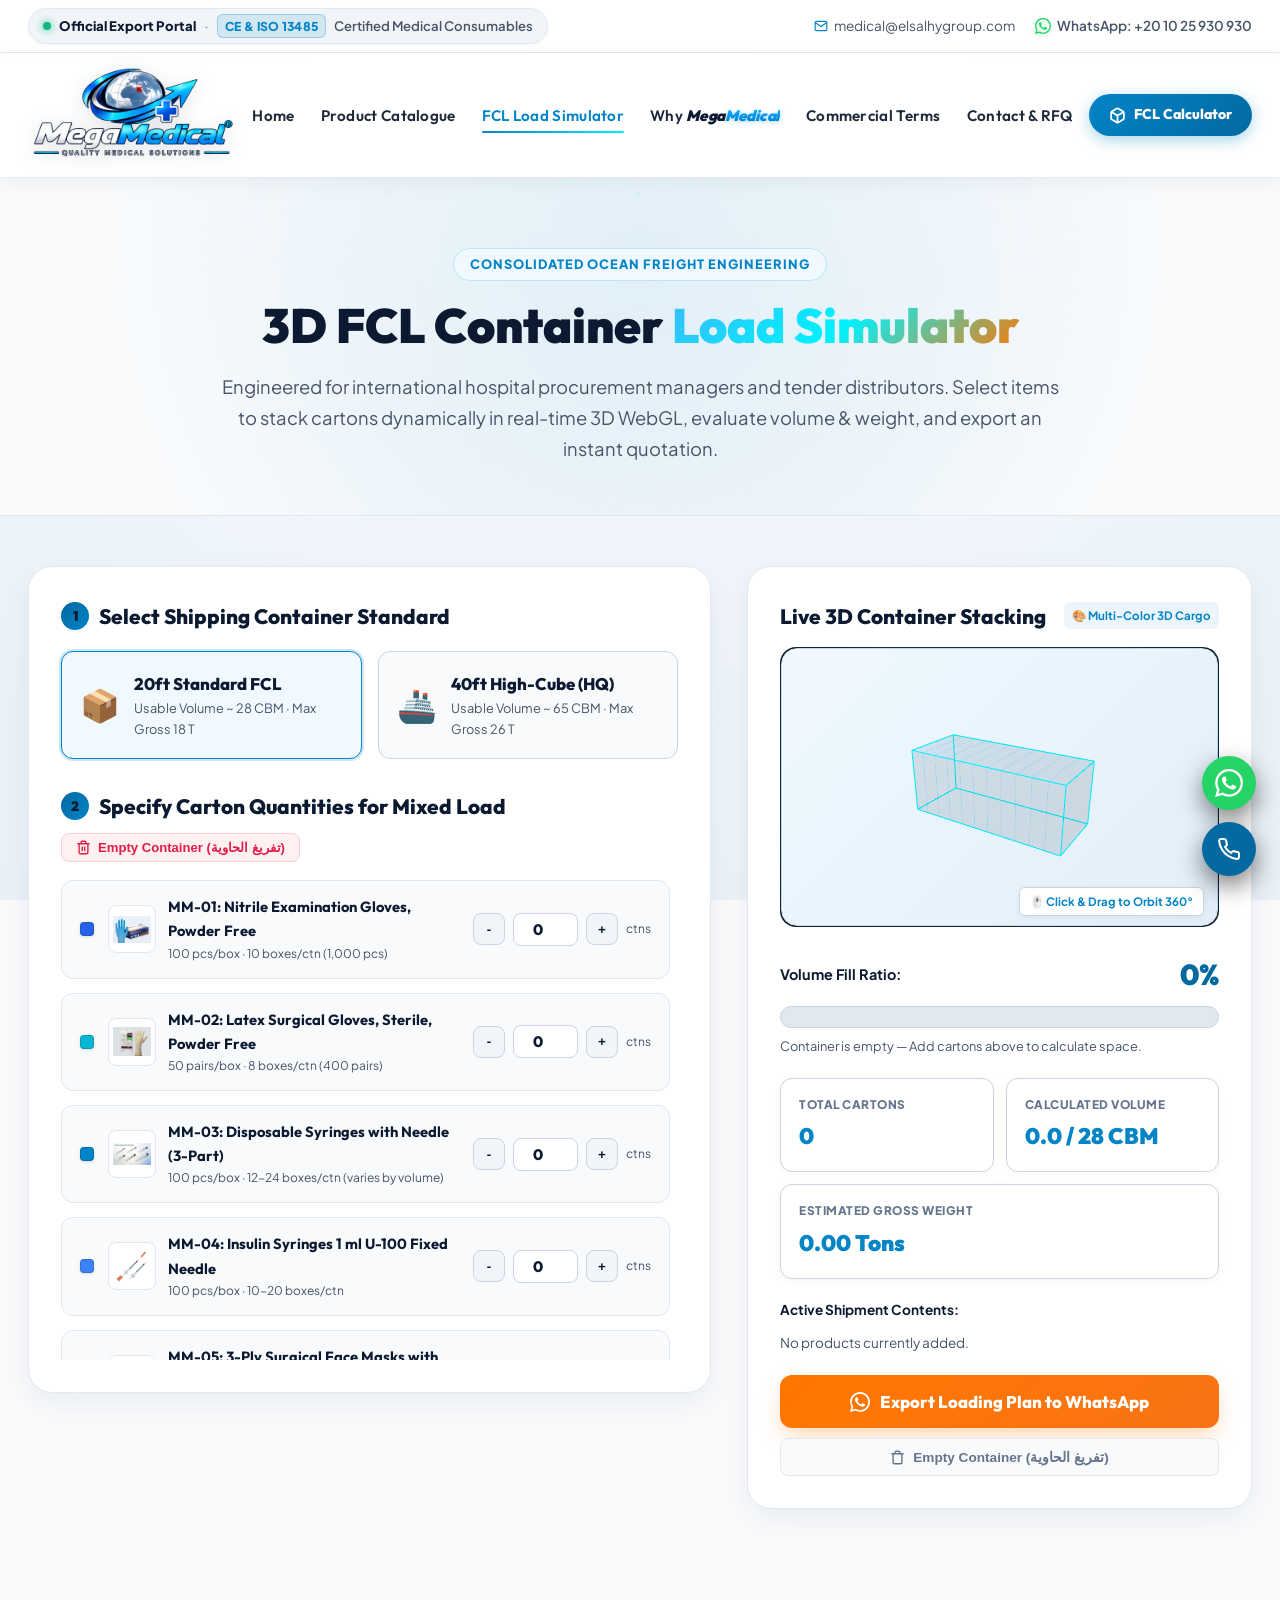
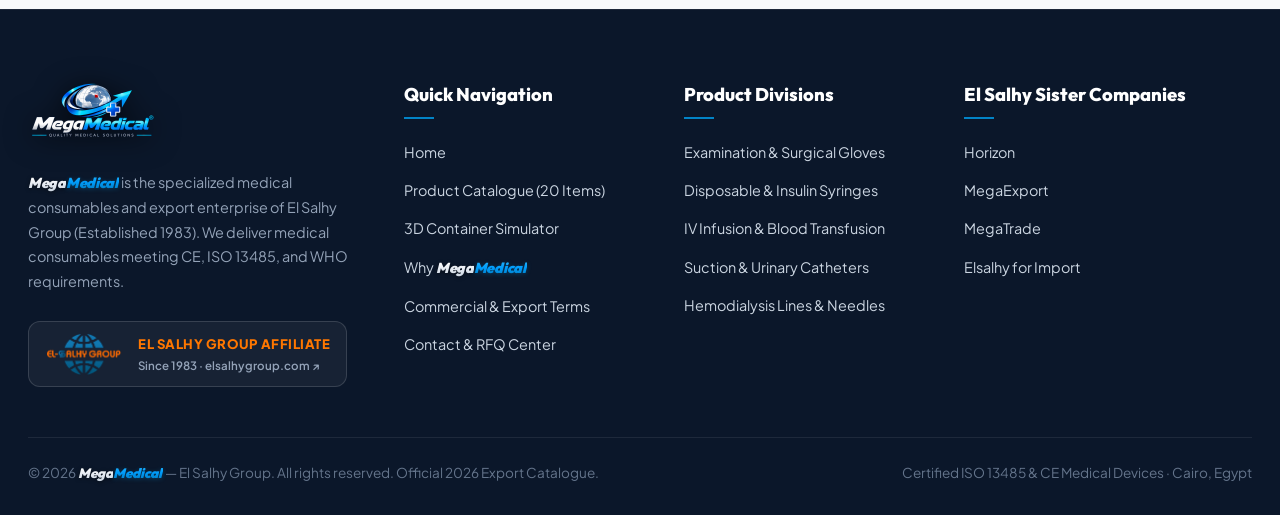
<file: calculator.html>
<!DOCTYPE html>
<html lang="en" dir="ltr">
<head>
  <meta charset="UTF-8">
  <meta name="viewport" content="width=device-width, initial-scale=1.0">
  <title>3D FCL Container Loading Simulator | MegaMedical — El Salhy Group</title>
  
  <meta name="description" content="Calculate and visualize consolidated container loads for 20ft and 40ft FCL shipments of medical supplies. Direct quotation export to WhatsApp.">
  <link rel="icon" type="image/png" href="assets/logo.png">

  <!-- Google Fonts: Plus Jakarta Sans & Outfit -->
  <link rel="preconnect" href="https://fonts.googleapis.com">
  <link rel="preconnect" href="https://fonts.gstatic.com" crossorigin>
  <link href="https://fonts.googleapis.com/css2?family=Outfit:wght@400;500;600;700;800;900&family=Plus+Jakarta+Sans:wght@400;500;600;700;800&display=swap" rel="stylesheet">

  <link rel="stylesheet" href="styles.css?v=2.3">
</head>
<body dir="ltr">

  <canvas id="ambient-canvas"></canvas>

  <div class="app-container">

    <!-- Top Commercial Strip -->
    <div class="top-header-strip">
      <div class="top-strip-inner">
        <div class="group-link-badge">
          <span class="badge-dot-live"></span>
          <span class="top-badge-title">Official Export Portal</span>
          <span class="top-badge-sep">·</span>
          <span class="top-badge-cert">CE &amp; ISO 13485</span>
          <span class="top-badge-desc">Certified Medical Consumables</span>
        </div>

        <div class="top-strip-contacts">
          <a href="mailto:medical@elsalhygroup.com" class="top-strip-link">
            <svg viewBox="0 0 24 24" fill="none" stroke="currentColor" stroke-width="2"><path d="M4 4h16c1.1 0 2 .9 2 2v12c0 1.1-.9 2-2 2H4c-1.1 0-2-.9-2-2V6c0-1.1.9-2 2-2z"/><polyline points="22,6 12,13 2,6"/></svg>
            <span>medical@elsalhygroup.com</span>
          </a>
          <a href="https://wa.me/201025930930" target="_blank" class="top-strip-link top-strip-wa" title="Direct WhatsApp Export Sales Desk">
            <svg width="16" height="16" viewBox="0 0 24 24" fill="#25D366" style="vertical-align: middle; flex-shrink: 0;"><path d="M.057 24l1.687-6.163c-1.041-1.804-1.588-3.849-1.587-5.946.003-6.556 5.338-11.891 11.893-11.891 3.181.001 6.167 1.24 8.413 3.488 2.245 2.248 3.481 5.236 3.48 8.414-.003 6.557-5.338 11.892-11.893 11.892-1.99-.001-3.951-.5-5.688-1.448l-6.305 1.654zm6.597-3.807c1.676.995 3.276 1.591 5.392 1.592 5.448 0 9.886-4.434 9.889-9.885.002-5.462-4.415-9.89-9.881-9.892-5.452 0-9.887 4.434-9.889 9.884-.001 2.225.651 3.891 1.746 5.634l-.999 3.648 3.742-.981zm11.387-5.464c-.074-.124-.272-.198-.57-.347-.297-.149-1.758-.868-2.031-.967-.272-.099-.47-.149-.669.149-.198.297-.768.967-.941 1.165-.173.198-.347.223-.644.074-.297-.149-1.255-.462-2.39-1.475-.883-.788-1.48-1.761-1.653-2.059-.173-.297-.018-.458.13-.606.134-.133.297-.347.446-.521.151-.172.2-.296.3-.495.099-.198.05-.372-.025-.521-.075-.148-.669-1.611-.916-2.206-.242-.579-.487-.501-.669-.51l-.57-.01c-.198 0-.52.074-.792.372s-1.04 1.016-1.04 2.479 1.065 2.876 1.213 3.074c.149.198 2.095 3.2 5.076 4.487.709.306 1.263.489 1.694.626.712.226 1.36.194 1.872.118.571-.085 1.758-.719 2.006-1.413.248-.695.248-1.29.173-1.414z"/></svg>
            <span>WhatsApp: +20 10 25 930 930</span>
          </a>
        </div>
      </div>
    </div>

    <!-- Master Navbar -->
    <header class="main-navbar">
      <div class="navbar-inner">
        <div class="nav-brand-wrap">
          <a href="index.html">
            <img src="assets/logo.png" alt="MegaMedical" class="brand-main-logo">
          </a>
        </div>

        <ul class="nav-menu" id="nav-menu-list">
          <li><a href="index.html" class="nav-item-link">Home</a></li>
          <li><a href="products.html" class="nav-item-link">Product Catalogue</a></li>
          <li><a href="calculator.html" class="nav-item-link active">FCL Load Simulator<span id="nav-cart-badge" style="color: var(--salhy-orange); font-weight: 800;"></span></a></li>
          <li><a href="about.html" class="nav-item-link">Why <span class="brand-megamedical"><span class="brand-mega">Mega</span><span class="brand-medical">Medical</span></span></a></li>
          <li><a href="terms.html" class="nav-item-link">Commercial Terms</a></li>
          <li><a href="contact.html" class="nav-item-link">Contact & RFQ</a></li>
        </ul>

        <div class="nav-actions-group">
          <a href="calculator.html" class="btn-nav-calc">
            <svg width="17" height="17" viewBox="0 0 24 24" fill="none" stroke="currentColor" stroke-width="2.5"><path d="M21 16V8a2 2 0 0 0-1-1.73l-7-4a2 2 0 0 0-2 0l-7 4A2 2 0 0 0 3 8v8a2 2 0 0 0 1 1.73l7 4a2 2 0 0 0 2 0l7-4A2 2 0 0 0 21 16z"/><polyline points="3.27 6.96 12 12.01 20.73 6.96"/><line x1="12" y1="22.08" x2="12" y2="12"/></svg>
            <span>FCL Calculator</span>
          </a>
          <button class="nav-mobile-toggle" id="nav-toggle-btn" aria-label="Toggle Menu">
            <svg width="24" height="24" viewBox="0 0 24 24" fill="none" stroke="currentColor" stroke-width="2"><line x1="3" y1="12" x2="21" y2="12"/><line x1="3" y1="6" x2="21" y2="6"/><line x1="3" y1="18" x2="21" y2="18"/></svg>
          </button>
        </div>
      </div>
    </header>

    <!-- Subpage Hero Banner -->
    <section class="subpage-hero">
      <div class="subpage-hero-inner">
        <span class="badge-tag-cyan">Consolidated Ocean Freight Engineering</span>
        <h1 class="subpage-title">3D FCL Container <span class="gradient-text">Load Simulator</span></h1>
        <p class="subpage-subtitle">
          Engineered for international hospital procurement managers and tender distributors. Select items to stack cartons dynamically in real-time 3D WebGL, evaluate volume & weight, and export an instant quotation.
        </p>
      </div>
    </section>

    <!-- Calculator Main Layout -->
    <main class="calc-page-section">
      <div class="global-container">
        <div class="calc-dual-layout">

          <!-- Left Column: Container Type & Carton Steppers -->
          <div class="calc-glass-box">
            <h3 style="font-family: var(--font-display); font-size: 1.3rem; font-weight: 800; color: #0b1a30; margin-bottom: 18px; display: flex; align-items: center; gap: 10px;">
              <span style="width: 28px; height: 28px; border-radius: 50%; background: linear-gradient(135deg, var(--electric-blue), var(--neon-cyan)); color: #ffffff; display: flex; align-items: center; justify-content: center; font-size: 0.85rem; font-weight: 900;">1</span>
              <span>Select Shipping Container Standard</span>
            </h3>

            <div class="calc-spec-selectors">
              <div class="container-select-card selected" id="radio-fcl20" onclick="handleContainerChange('fcl20')">
                <div style="font-size: 2rem;">📦</div>
                <div>
                  <div style="font-family: var(--font-display); font-weight: 800; color: #0b1a30; font-size: 1.05rem;">20ft Standard FCL</div>
                  <div style="font-size: 0.8rem; color: #475569;">Usable Volume ~ 28 CBM · Max Gross 18 T</div>
                </div>
              </div>

              <div class="container-select-card" id="radio-fcl40" onclick="handleContainerChange('fcl40')">
                <div style="font-size: 2rem;">🚢</div>
                <div>
                  <div style="font-family: var(--font-display); font-weight: 800; color: #0b1a30; font-size: 1.05rem;">40ft High-Cube (HQ)</div>
                  <div style="font-size: 0.8rem; color: #475569;">Usable Volume ~ 65 CBM · Max Gross 26 T</div>
                </div>
              </div>
            </div>

            <div style="display: flex; justify-content: space-between; align-items: center; margin-bottom: 18px; flex-wrap: wrap; gap: 10px;">
              <h3 style="font-family: var(--font-display); font-size: 1.3rem; font-weight: 800; color: #0b1a30; margin: 0; display: flex; align-items: center; gap: 10px;">
                <span style="width: 28px; height: 28px; border-radius: 50%; background: linear-gradient(135deg, var(--electric-blue), var(--neon-cyan)); color: #ffffff; display: flex; align-items: center; justify-content: center; font-size: 0.85rem; font-weight: 900;">2</span>
                <span>Specify Carton Quantities for Mixed Load</span>
              </h3>
              <button type="button" class="btn-calc-reset" onclick="resetContainer()" title="Clear all carton quantities and empty container">
                <svg width="15" height="15" viewBox="0 0 24 24" fill="none" stroke="currentColor" stroke-width="2.2" stroke-linecap="round" stroke-linejoin="round">
                  <path d="M3 6h18M19 6v14a2 2 0 0 1-2 2H7a2 2 0 0 1-2-2V6m3 0V4a2 2 0 0 1 2-2h4a2 2 0 0 1 2 2v2"></path>
                  <line x1="10" y1="11" x2="10" y2="17"></line>
                  <line x1="14" y1="11" x2="14" y2="17"></line>
                </svg>
                <span>Empty Container (تفريغ الحاوية)</span>
              </button>
            </div>

            <!-- Dynamic Carton Stepper Rows -->
            <div class="calc-rows-container" id="calc-items-container">
              <!-- Rendered via JS -->
            </div>
          </div>

          <!-- Right Column: Interactive 3D Canvas Stage & Analysis -->
          <div class="calc-glass-box calc-summary-sticky">
            <div style="display: flex; justify-content: space-between; align-items: center; margin-bottom: 14px;">
              <h3 style="font-family: var(--font-display); font-size: 1.3rem; font-weight: 800; color: #0b1a30; margin: 0;">
                Live 3D Container Stacking
              </h3>
              <span style="font-size: 0.72rem; color: #0284c7; font-weight: 700; background: rgba(2, 132, 199, 0.08); padding: 4px 8px; border-radius: 6px;">
                🎨 Multi-Color 3D Cargo
              </span>
            </div>

            <!-- 3D Three.js Container Canvas -->
            <div class="container-3d-stage-wrap">
              <div id="container-3d-stage" style="width: 100%; height: 100%;"></div>
              <div class="canvas-controls-hint">🖱️ Click & Drag to Orbit 360°</div>
            </div>

            <!-- Volume Capacity Meter -->
            <div style="margin-bottom: 20px;">
              <div style="display: flex; justify-content: space-between; align-items: center; margin-bottom: 8px;">
                <span style="font-size: 0.9rem; font-weight: 700; color: #0b1a30;">Volume Fill Ratio:</span>
                <span id="calc-capacity-num" style="font-family: var(--font-display); font-size: 1.8rem; font-weight: 900; color: var(--electric-blue);">0%</span>
              </div>
              <div class="meter-capacity-track">
                <div class="meter-capacity-fill" id="calc-capacity-bar"></div>
              </div>
              <div id="calc-capacity-status" style="font-size: 0.8rem; margin-top: 8px; color: #475569;">
                Container is empty — Add cartons to calculate load.
              </div>
            </div>

            <!-- Metrics Grid -->
            <div class="calc-stats-grid">
              <div class="stat-cell-box">
                <div class="stat-cell-label">Total Cartons</div>
                <div class="stat-cell-val" id="calc-total-cartons">0</div>
              </div>
              <div class="stat-cell-box">
                <div class="stat-cell-label">Calculated Volume</div>
                <div class="stat-cell-val" id="calc-total-cbm">0.0 / 28 CBM</div>
              </div>
              <div class="stat-cell-box" style="grid-column: span 2;">
                <div class="stat-cell-label">Estimated Gross Weight</div>
                <div class="stat-cell-val" id="calc-total-weight">0.00 Tons</div>
              </div>
            </div>

            <h4 style="font-size: 0.85rem; color: var(--text-muted); margin-bottom: 8px;">Active Shipment Contents:</h4>
            <div class="calc-selected-preview" id="calc-preview-list" style="margin-bottom: 20px; max-height: 150px; overflow-y: auto;">
              <!-- Tags populated dynamically -->
            </div>

            <button class="btn-export-whatsapp-quote" onclick="exportContainerToWhatsApp()">
              <svg width="20" height="20" viewBox="0 0 24 24" fill="currentColor"><path d="M.057 24l1.687-6.163c-1.041-1.804-1.588-3.849-1.587-5.946.003-6.556 5.338-11.891 11.893-11.891 3.181.001 6.167 1.24 8.413 3.488 2.245 2.248 3.481 5.236 3.48 8.414-.003 6.557-5.338 11.892-11.893 11.892-1.99-.001-3.951-.5-5.688-1.448l-6.305 1.654zm6.597-3.807c1.676.995 3.276 1.591 5.392 1.592 5.448 0 9.886-4.434 9.889-9.885.002-5.462-4.415-9.89-9.881-9.892-5.452 0-9.887 4.434-9.889 9.884-.001 2.225.651 3.891 1.746 5.634l-.999 3.648 3.742-.981zm11.387-5.464c-.074-.124-.272-.198-.57-.347-.297-.149-1.758-.868-2.031-.967-.272-.099-.47-.149-.669.149-.198.297-.768.967-.941 1.165-.173.198-.347.223-.644.074-.297-.149-1.255-.462-2.39-1.475-.883-.788-1.48-1.761-1.653-2.059-.173-.297-.018-.458.13-.606.134-.133.297-.347.446-.521.151-.172.2-.296.3-.495.099-.198.05-.372-.025-.521-.075-.148-.669-1.611-.916-2.206-.242-.579-.487-.501-.669-.51l-.57-.01c-.198 0-.52.074-.792.372s-1.04 1.016-1.04 2.479 1.065 2.876 1.213 3.074c.149.198 2.095 3.2 5.076 4.487.709.306 1.263.489 1.694.626.712.226 1.36.194 1.872.118.571-.085 1.758-.719 2.006-1.413.248-.695.248-1.29.173-1.414z"/></svg>
              <span>Export Loading Plan to WhatsApp</span>
            </button>
            <button type="button" class="btn-reset-secondary" onclick="resetContainer()" title="Clear and empty 3D container">
              <svg width="15" height="15" viewBox="0 0 24 24" fill="none" stroke="currentColor" stroke-width="2.2" stroke-linecap="round" stroke-linejoin="round">
                <path d="M3 6h18M19 6v14a2 2 0 0 1-2 2H7a2 2 0 0 1-2-2V6m3 0V4a2 2 0 0 1 2-2h4a2 2 0 0 1 2 2v2"></path>
              </svg>
              <span>Empty Container (تفريغ الحاوية)</span>
            </button>
          </div>
          </div>

        </div>
      </div>
    </main>

    <!-- Master Footer -->
    <footer class="master-footer">
      <div class="global-container">
        <div class="footer-columns-grid">
          <div>
            <img src="assets/logo.png" alt="MegaMedical" class="footer-logo-img">
            <p class="footer-bio-text">
              <span class="brand-megamedical"><span class="brand-mega">Mega</span><span class="brand-medical">Medical</span></span> is the specialized medical consumables and export enterprise of El Salhy Group (Established 1983). We deliver medical consumables meeting CE, ISO 13485, and WHO requirements.
            </p>
            <a href="https://elsalhygroup.com" target="_blank" rel="noopener noreferrer" class="footer-salhy-link" title="Visit El Salhy Group Corporate Website">
              <img src="assets/elsalhy_logo.png" alt="El Salhy Group" class="footer-salhy-logo">
              <div class="footer-salhy-text-col">
                <span class="footer-salhy-badge">EL SALHY GROUP AFFILIATE</span>
                <span class="footer-salhy-sub">Since 1983 · elsalhygroup.com ↗</span>
              </div>
            </a>
          </div>

          <div>
            <h4 class="footer-heading">Quick Navigation</h4>
            <ul class="footer-nav-list">
              <li><a href="index.html">Home</a></li>
              <li><a href="products.html">Product Catalogue (20 Items)</a></li>
              <li><a href="calculator.html">3D Container Simulator</a></li>
              <li><a href="about.html">Why <span class="brand-megamedical"><span class="brand-mega">Mega</span><span class="brand-medical">Medical</span></span></a></li>
              <li><a href="terms.html">Commercial & Export Terms</a></li>
              <li><a href="contact.html">Contact & RFQ Center</a></li>
            </ul>
          </div>

          <div>
            <h4 class="footer-heading">Product Divisions</h4>
            <ul class="footer-nav-list">
              <li><a href="products.html">Examination & Surgical Gloves</a></li>
              <li><a href="products.html">Disposable & Insulin Syringes</a></li>
              <li><a href="products.html">IV Infusion & Blood Transfusion</a></li>
              <li><a href="products.html">Suction & Urinary Catheters</a></li>
              <li><a href="products.html">Hemodialysis Lines & Needles</a></li>
            </ul>
          </div>

          <div>
            <h4 class="footer-heading">El Salhy Sister Companies</h4>
            <ul class="footer-nav-list">
              <li><a href="https://elsalhygroup.com/horizon" target="_blank">Horizon</a></li>
              <li><a href="https://elsalhygroup.com/MegaExport/" target="_blank">MegaExport</a></li>
              <li><a href="https://elsalhygroup.com/megatrade22/" target="_blank">MegaTrade</a></li>
              <li><a href="https://elsalhygroup.com/import-trade/" target="_blank">Elsalhy for Import</a></li>
            </ul>
          </div>
        </div>

        <div class="footer-legal-bar">
          <div>© 2026 <span class="brand-megamedical"><span class="brand-mega">Mega</span><span class="brand-medical">Medical</span></span> — El Salhy Group. All rights reserved. Official 2026 Export Catalogue.</div>
          <div>Certified ISO 13485 & CE Medical Devices · Cairo, Egypt</div>
        </div>
      </div>
    </footer>

    <!-- Floating Dock -->
    <div class="floating-dock-wrap">
      <a href="https://wa.me/201025930930" target="_blank" class="dock-action-btn btn-dock-whatsapp" title="WhatsApp Sales Desk">
        <svg width="28" height="28" viewBox="0 0 24 24" fill="currentColor"><path d="M.057 24l1.687-6.163c-1.041-1.804-1.588-3.849-1.587-5.946.003-6.556 5.338-11.891 11.893-11.891 3.181.001 6.167 1.24 8.413 3.488 2.245 2.248 3.481 5.236 3.48 8.414-.003 6.557-5.338 11.892-11.893 11.892-1.99-.001-3.951-.5-5.688-1.448l-6.305 1.654zm6.597-3.807c1.676.995 3.276 1.591 5.392 1.592 5.448 0 9.886-4.434 9.889-9.885.002-5.462-4.415-9.89-9.881-9.892-5.452 0-9.887 4.434-9.889 9.884-.001 2.225.651 3.891 1.746 5.634l-.999 3.648 3.742-.981zm11.387-5.464c-.074-.124-.272-.198-.57-.347-.297-.149-1.758-.868-2.031-.967-.272-.099-.47-.149-.669.149-.198.297-.768.967-.941 1.165-.173.198-.347.223-.644.074-.297-.149-1.255-.462-2.39-1.475-.883-.788-1.48-1.761-1.653-2.059-.173-.297-.018-.458.13-.606.134-.133.297-.347.446-.521.151-.172.2-.296.3-.495.099-.198.05-.372-.025-.521-.075-.148-.669-1.611-.916-2.206-.242-.579-.487-.501-.669-.51l-.57-.01c-.198 0-.52.074-.792.372s-1.04 1.016-1.04 2.479 1.065 2.876 1.213 3.074c.149.198 2.095 3.2 5.076 4.487.709.306 1.263.489 1.694.626.712.226 1.36.194 1.872.118.571-.085 1.758-.719 2.006-1.413.248-.695.248-1.29.173-1.414z"/></svg>
      </a>
      <a href="tel:+201025930930" class="dock-action-btn btn-dock-phone" title="Call Cairo Office">
        <svg width="24" height="24" viewBox="0 0 24 24" fill="none" stroke="currentColor" stroke-width="2"><path d="M22 16.92v3a2 2 0 0 1-2.18 2 19.79 19.79 0 0 1-8.63-3.07 19.5 19.5 0 0 1-6-6 19.79 19.79 0 0 1-3.07-8.67A2 2 0 0 1 4.11 2h3a2 2 0 0 1 2 1.72 12.84 12.84 0 0 0 .7 2.81 2 2 0 0 1-.45 2.11L8.09 9.91a16 16 0 0 0 6 6l1.27-1.27a2 2 0 0 1 2.11-.45 12.84 12.84 0 0 0 2.81.7A2 2 0 0 1 22 16.92z"/></svg>
      </a>
    </div>

  </div>

  <!-- Scripts -->
  <script src="assets/js/three.min.js"></script>
  <script src="common.js?v=2.3"></script>
  <script src="products_data.js?v=2.3"></script>
  <script src="three_container.js"></script>
  <script>
    function handleContainerChange(type) {
      document.getElementById('radio-fcl20')?.classList.toggle('selected', type === 'fcl20');
      document.getElementById('radio-fcl40')?.classList.toggle('selected', type === 'fcl40');
      build3DContainerFrame(type);
      updateCalcSummaryView();
    }

    function renderCalcRows() {
      const container = document.getElementById('calc-items-container');
      if (!container) return;
      const cart = getCart();
      const palette = window.PRODUCT_PALETTE || {};

      container.innerHTML = productsData.map(item => {
        const qty = cart[item.id] || 0;
        const colorDef = palette[item.id] || { css: '#0284c7' };
        return `
          <div class="carton-item-row" data-id="${item.id}">
            <div class="carton-info-flex">
              <span class="product-color-indicator" style="background-color: ${colorDef.css};" title="3D Container Cargo Color (${colorDef.label || item.name})"></span>
              <img src="${item.image}" alt="${item.name}" class="carton-thumb-img">
              <div>
                <div class="carton-name-text">${item.code}: ${item.name}</div>
                <div class="carton-pack-text">${item.packing}</div>
              </div>
            </div>
            <div class="carton-stepper-wrap">
              <button class="stepper-btn" onclick="stepCarton(${item.id}, -10)">-</button>
              <input type="number" min="0" step="10" value="${qty}" class="stepper-input-box" onchange="setCarton(${item.id}, this.value)">
              <button class="stepper-btn" onclick="stepCarton(${item.id}, 10)">+</button>
              <span style="font-size: 0.75rem; color: var(--text-muted);">ctns</span>
            </div>
          </div>
        `;
      }).join('');
    }

    function resetContainer() {
      saveCart({});
      renderCalcRows();
      updateCalcSummaryView();
      update3DContainerBoxes();
      updateNavCartBadge();
      if (typeof playUiSound === 'function') playUiSound('click');
    }

    function stepCarton(id, delta) {
      const cart = getCart();
      const current = cart[id] || 0;
      const updated = Math.max(0, current + delta);
      if (updated === 0) {
        delete cart[id];
      } else {
        cart[id] = updated;
      }
      saveCart(cart);
      playUiSound('click');
      renderCalcRows();
      updateCalcSummaryView();
      update3DContainerBoxes();
      updateNavCartBadge();
    }

    function setCarton(id, val) {
      const cart = getCart();
      const num = parseInt(val, 10) || 0;
      if (num <= 0) {
        delete cart[id];
      } else {
        cart[id] = num;
      }
      saveCart(cart);
      updateCalcSummaryView();
      update3DContainerBoxes();
      updateNavCartBadge();
    }

    function updateCalcSummaryView() {
      const cart = getCart();
      const is40 = document.getElementById('radio-fcl40')?.classList.contains('selected');
      const maxCbm = is40 ? 65.0 : 28.0;

      let totalCartons = 0;
      let totalCbm = 0;
      let totalWeightKg = 0;

      Object.keys(cart).forEach(id => {
        const q = cart[id];
        totalCartons += q;
        totalCbm += q * 0.055;
        totalWeightKg += q * 9.5;
      });

      const percent = Math.min(Math.round((totalCbm / maxCbm) * 100), 120);

      document.getElementById('calc-capacity-num').textContent = `${percent}%`;
      const bar = document.getElementById('calc-capacity-bar');
      bar.style.width = `${Math.min(percent, 100)}%`;
      if (percent > 100) {
        bar.style.background = '#ef4444';
      } else if (percent >= 80) {
        bar.style.background = 'linear-gradient(90deg, #0284c7 0%, #10b981 100%)';
      } else {
        bar.style.background = 'linear-gradient(90deg, #0284c7 0%, #00f2fe 100%)';
      }

      const statusEl = document.getElementById('calc-capacity-status');
      if (totalCartons === 0) {
        statusEl.textContent = 'Container is empty — Add cartons above to calculate space.';
        statusEl.style.color = 'var(--text-muted)';
      } else if (percent > 100) {
        statusEl.textContent = `Warning: Volume exceeds container capacity by ${(totalCbm - maxCbm).toFixed(1)} CBM. Switch to 40ft HQ.`;
        statusEl.style.color = '#ef4444';
      } else if (percent >= 80) {
        statusEl.textContent = `Optimal load achieved! Maximum freight cost efficiency (${(maxCbm - totalCbm).toFixed(1)} CBM headroom).`;
        statusEl.style.color = '#10b981';
      } else {
        statusEl.textContent = `Space available — ${(maxCbm - totalCbm).toFixed(1)} CBM remaining to fill.`;
        statusEl.style.color = 'var(--neon-cyan)';
      }

      document.getElementById('calc-total-cartons').textContent = totalCartons.toLocaleString();
      document.getElementById('calc-total-cbm').textContent = `${totalCbm.toFixed(1)} / ${maxCbm} CBM`;
      document.getElementById('calc-total-weight').textContent = `${(totalWeightKg / 1000).toFixed(2)} Tons`;

      const previewList = document.getElementById('calc-preview-list');
      const activeIds = Object.keys(cart).filter(id => cart[id] > 0);
      if (activeIds.length === 0) {
        previewList.innerHTML = `<span style="font-size: 0.85rem; color: var(--text-muted);">No products currently added.</span>`;
      } else {
        const palette = window.PRODUCT_PALETTE || {};
        previewList.innerHTML = activeIds.map(id => {
          const item = productsData.find(p => p.id == id);
          if (!item) return '';
          const colorDef = palette[id] || { css: '#0284c7' };
          return `
            <div style="display: flex; justify-content: space-between; align-items: center; font-size: 0.85rem; padding: 8px 12px; background: #ffffff; border: 1px solid #e2e8f0; border-radius: 8px; margin-bottom: 6px; box-shadow: 0 1px 2px rgba(0,0,0,0.04);">
              <div style="display: flex; align-items: center; gap: 8px;">
                <span style="width: 12px; height: 12px; border-radius: 3px; background: ${colorDef.css}; display: inline-block; flex-shrink: 0; box-shadow: 0 0 5px ${colorDef.css}88;"></span>
                <span style="color: #0b1a30; font-weight: 600;">${item.code}: ${item.name}</span>
              </div>
              <span style="color: var(--salhy-orange); font-weight: 800; background: rgba(255,119,0,0.08); padding: 2px 8px; border-radius: 6px;">${cart[id]} Ctns</span>
            </div>
          `;
        }).join('');
      }
    }

    function exportContainerToWhatsApp() {
      const cart = getCart();
      const is40 = document.getElementById('radio-fcl40')?.classList.contains('selected');
      const containerName = is40 ? "40ft High-Cube Container (65 CBM)" : "20ft Standard FCL Container (28 CBM)";
      const activeIds = Object.keys(cart);

      if (activeIds.length === 0) {
        alert('Please specify carton quantities for the container before exporting the quotation request!');
        return;
      }

      let text = `*MegaMedical - El Salhy Group | FCL Quotation Request*\n`;
      text += `*Selected Container:* ${containerName}\n`;
      text += `========================================\n`;

      activeIds.forEach((id, index) => {
        const item = productsData.find(p => p.id == id);
        text += `${index + 1}. [${item.code}] ${item.name}: ${cart[id]} Cartons\n`;
      });

      text += `========================================\n`;
      text += `Please send formal Proforma Invoice with FOB Alexandria/Sokhna and CIF freight rates.`;

      const url = `https://wa.me/201025930930?text=${encodeURIComponent(text)}`;
      window.open(url, '_blank');
    }

    document.addEventListener('DOMContentLoaded', () => {
      init3DContainerVisualizer();
      renderCalcRows();
      updateCalcSummaryView();
    });
  </script>
</body>
</html>
</file>
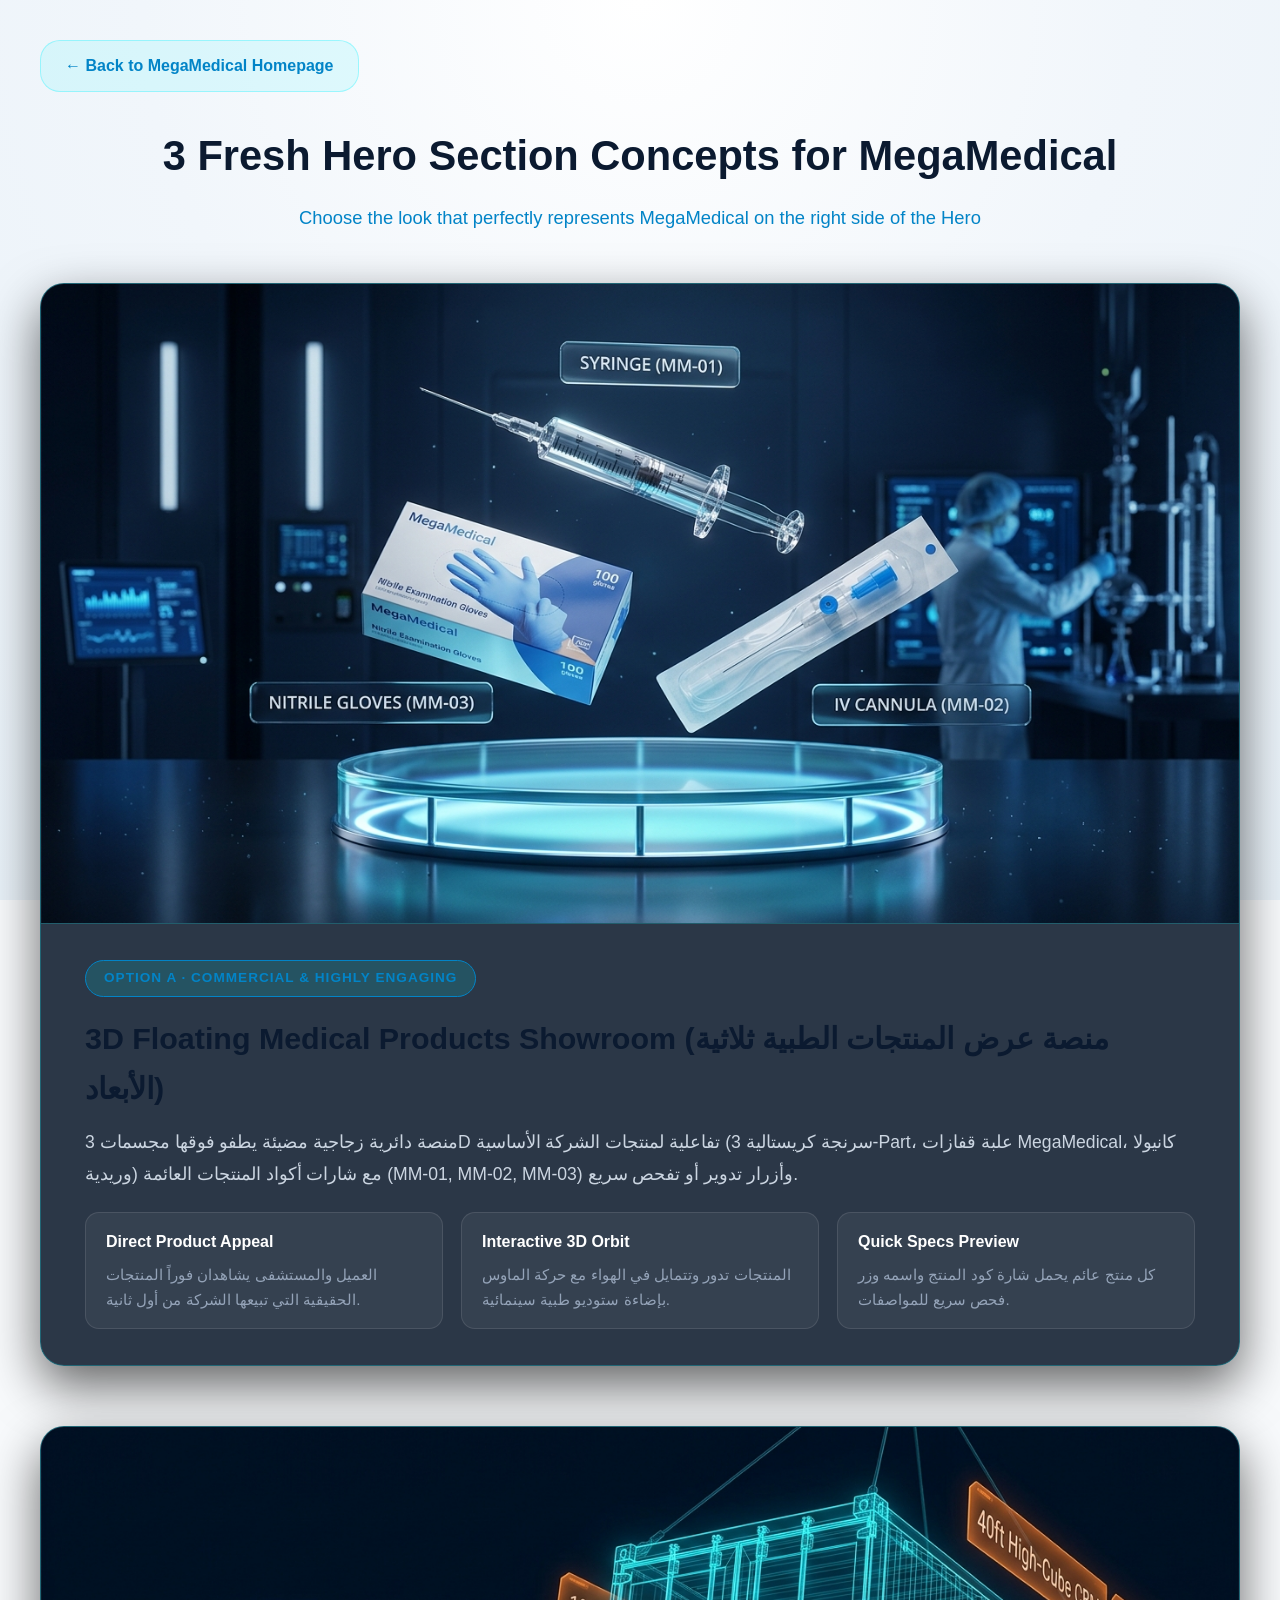
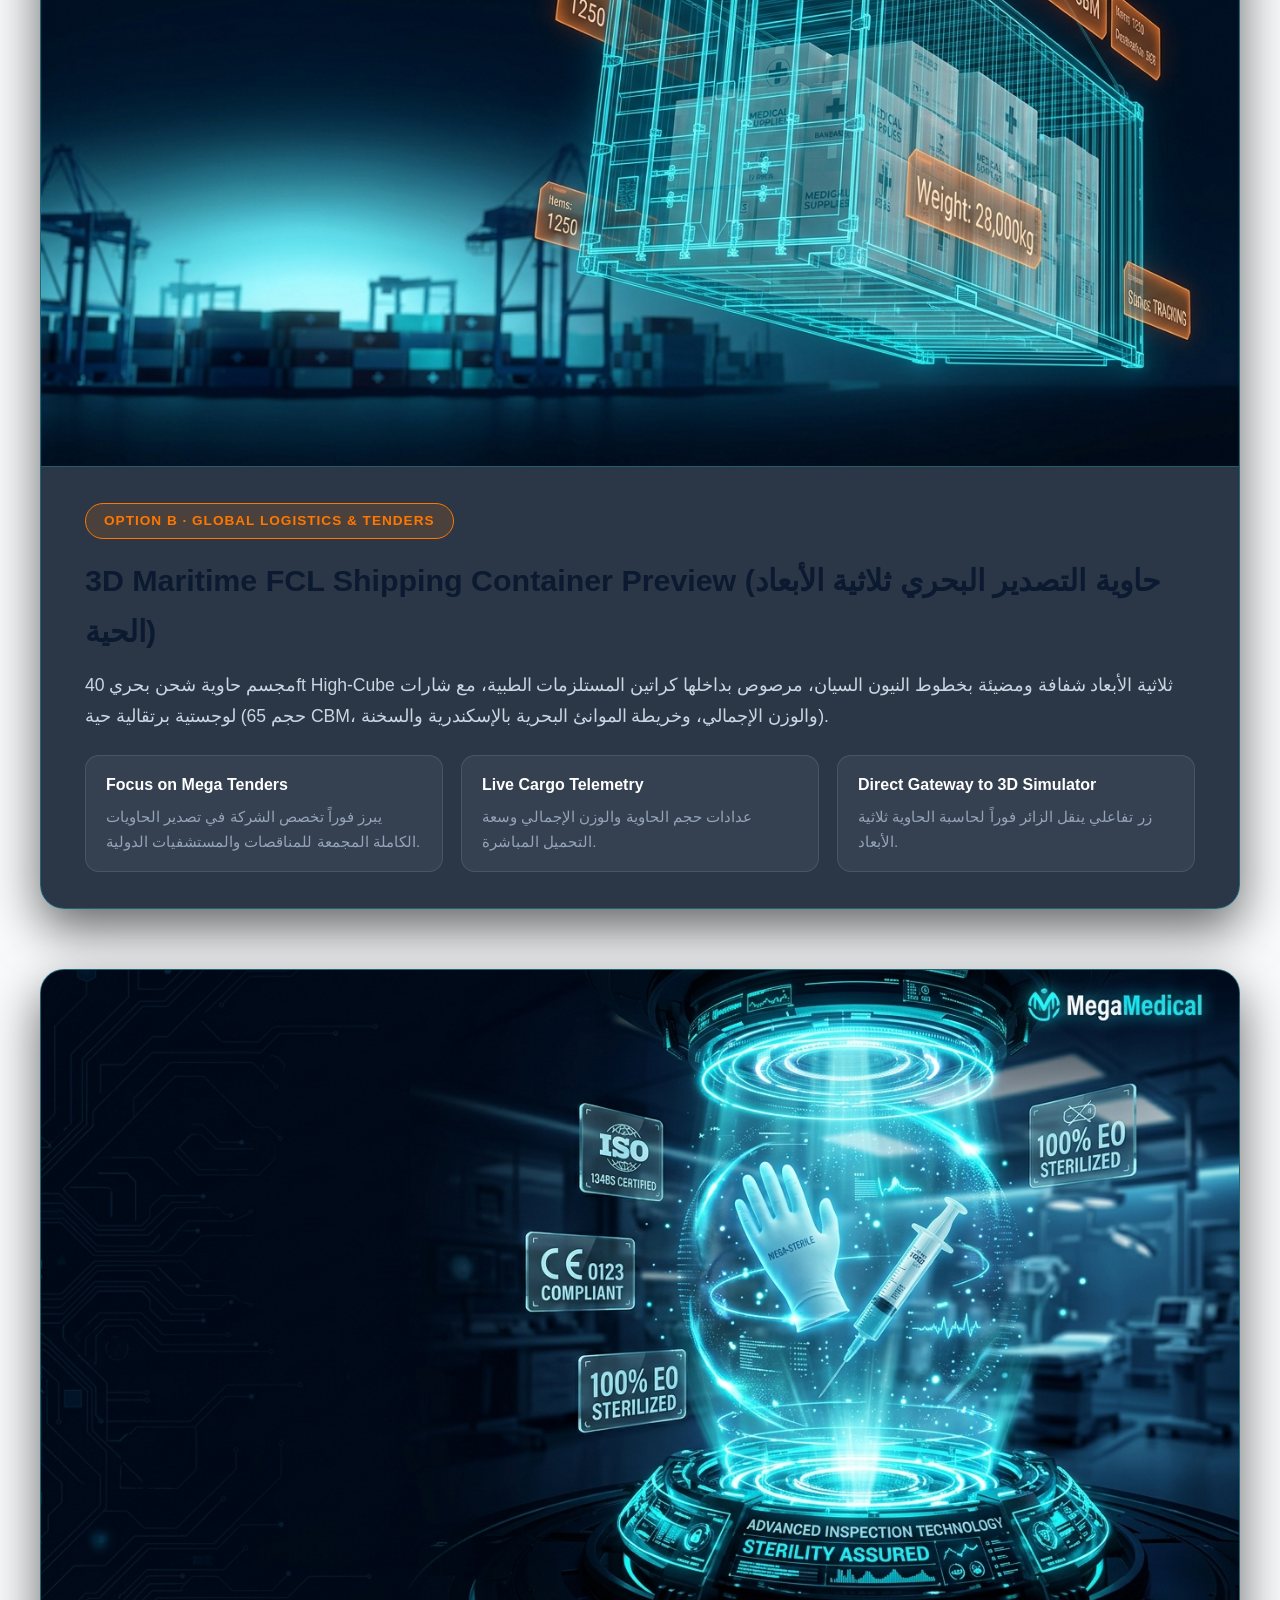
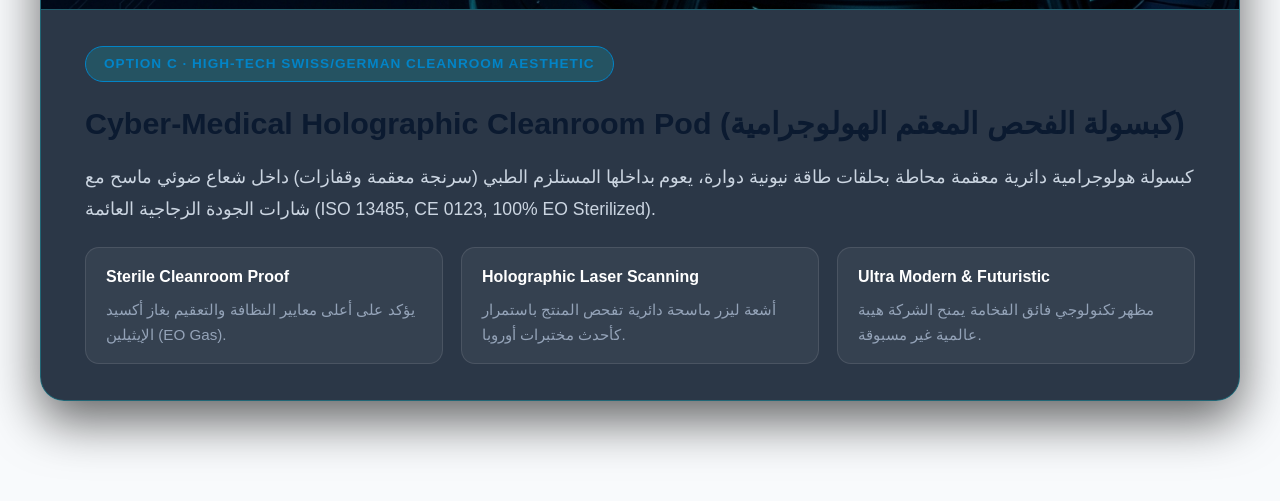
<file: concepts_preview.html>
<!DOCTYPE html>
<html lang="en" dir="ltr">
<head>
  <meta charset="UTF-8">
  <meta name="viewport" content="width=device-width, initial-scale=1.0">
  <title>MegaMedical - Hero Section Concepts Preview</title>
  <link rel="stylesheet" href="styles.css">
  <style>
    body {
      background: #030a16;
      color: #fff;
      font-family: 'Plus Jakarta Sans', sans-serif;
      padding: 40px 20px;
    }
    .concepts-container {
      max-width: 1200px;
      margin: 0 auto;
    }
    .header-box {
      text-align: center;
      margin-bottom: 50px;
    }
    .header-box h1 {
      font-family: 'Outfit', sans-serif;
      font-size: 2.6rem;
      font-weight: 800;
      color: #fff;
      margin-bottom: 12px;
    }
    .header-box p {
      color: var(--neon-cyan);
      font-size: 1.15rem;
    }
    .concept-card {
      background: rgba(8, 20, 39, 0.85);
      border: 1px solid rgba(0, 242, 254, 0.25);
      border-radius: 24px;
      overflow: hidden;
      margin-bottom: 60px;
      box-shadow: 0 20px 50px rgba(0, 0, 0, 0.6);
      transition: transform 0.3s ease, border-color 0.3s ease;
    }
    .concept-card:hover {
      border-color: var(--neon-cyan);
      transform: translateY(-4px);
    }
    .concept-img {
      width: 100%;
      height: auto;
      max-height: 640px;
      object-fit: cover;
      display: block;
      border-bottom: 1px solid rgba(0, 242, 254, 0.2);
    }
    .concept-content {
      padding: 36px 44px;
    }
    .concept-badge {
      display: inline-block;
      background: rgba(0, 242, 254, 0.15);
      border: 1px solid var(--neon-cyan);
      color: var(--neon-cyan);
      font-weight: 800;
      font-size: 0.85rem;
      padding: 6px 18px;
      border-radius: 20px;
      margin-bottom: 16px;
      text-transform: uppercase;
      letter-spacing: 1px;
    }
    .badge-orange {
      background: rgba(255, 119, 0, 0.15);
      border-color: var(--salhy-orange);
      color: var(--salhy-orange);
    }
    .concept-title {
      font-family: 'Outfit', sans-serif;
      font-size: 1.9rem;
      font-weight: 800;
      color: #fff;
      margin-bottom: 14px;
    }
    .concept-desc {
      color: #cbd5e1;
      font-size: 1.1rem;
      line-height: 1.8;
      margin-bottom: 22px;
    }
    .concept-features {
      display: grid;
      grid-template-columns: repeat(auto-fit, minmax(260px, 1fr));
      gap: 18px;
      margin-top: 15px;
    }
    .feature-item {
      background: rgba(255, 255, 255, 0.05);
      border: 1px solid rgba(255, 255, 255, 0.1);
      padding: 16px 20px;
      border-radius: 14px;
      font-size: 0.95rem;
      color: #94a3b8;
    }
    .feature-item strong {
      color: #fff;
      display: block;
      margin-bottom: 6px;
      font-size: 1rem;
    }
    .back-btn {
      display: inline-flex;
      align-items: center;
      gap: 8px;
      color: var(--neon-cyan);
      text-decoration: none;
      font-weight: 700;
      margin-bottom: 30px;
      background: rgba(0, 242, 254, 0.1);
      padding: 12px 24px;
      border-radius: 20px;
      border: 1px solid rgba(0, 242, 254, 0.3);
      font-size: 1rem;
    }
  </style>
</head>
<body>

  <div class="concepts-container">
    <a href="index.html" class="back-btn">← Back to MegaMedical Homepage</a>

    <div class="header-box">
      <h1>3 Fresh Hero Section Concepts for MegaMedical</h1>
      <p>Choose the look that perfectly represents MegaMedical on the right side of the Hero</p>
    </div>

    <!-- Option A -->
    <div class="concept-card">
      <img src="assets/concepts/hero_opt_1_products.jpg" alt="Option A: 3D Floating Medical Products Showroom" class="concept-img">
      <div class="concept-content">
        <span class="concept-badge">Option A · Commercial & Highly Engaging</span>
        <h2 class="concept-title">3D Floating Medical Products Showroom (منصة عرض المنتجات الطبية ثلاثية الأبعاد)</h2>
        <p class="concept-desc">
          منصة دائرية زجاجية مضيئة يطفو فوقها مجسمات 3D تفاعلية لمنتجات الشركة الأساسية (سرنجة كريستالية 3-Part، علبة قفازات MegaMedical، كانيولا وريدية) مع شارات أكواد المنتجات العائمة (MM-01, MM-02, MM-03) وأزرار تدوير أو تفحص سريع.
        </p>
        <div class="concept-features">
          <div class="feature-item">
            <strong>Direct Product Appeal</strong>
            العميل والمستشفى يشاهدان فوراً المنتجات الحقيقية التي تبيعها الشركة من أول ثانية.
          </div>
          <div class="feature-item">
            <strong>Interactive 3D Orbit</strong>
            المنتجات تدور وتتمايل في الهواء مع حركة الماوس بإضاءة ستوديو طبية سينمائية.
          </div>
          <div class="feature-item">
            <strong>Quick Specs Preview</strong>
            كل منتج عائم يحمل شارة كود المنتج واسمه وزر فحص سريع للمواصفات.
          </div>
        </div>
      </div>
    </div>

    <!-- Option B -->
    <div class="concept-card">
      <img src="assets/concepts/hero_opt_2_container.jpg" alt="Option B: 3D Maritime FCL Shipping Container Preview" class="concept-img">
      <div class="concept-content">
        <span class="concept-badge badge-orange">Option B · Global Logistics & Tenders</span>
        <h2 class="concept-title">3D Maritime FCL Shipping Container Preview (حاوية التصدير البحري ثلاثية الأبعاد الحية)</h2>
        <p class="concept-desc">
          مجسم حاوية شحن بحري 40ft High-Cube ثلاثية الأبعاد شفافة ومضيئة بخطوط النيون السيان، مرصوص بداخلها كراتين المستلزمات الطبية، مع شارات لوجستية برتقالية حية (حجم 65 CBM، والوزن الإجمالي، وخريطة الموانئ البحرية بالإسكندرية والسخنة).
        </p>
        <div class="concept-features">
          <div class="feature-item">
            <strong>Focus on Mega Tenders</strong>
            يبرز فوراً تخصص الشركة في تصدير الحاويات الكاملة المجمعة للمناقصات والمستشفيات الدولية.
          </div>
          <div class="feature-item">
            <strong>Live Cargo Telemetry</strong>
            عدادات حجم الحاوية والوزن الإجمالي وسعة التحميل المباشرة.
          </div>
          <div class="feature-item">
            <strong>Direct Gateway to 3D Simulator</strong>
            زر تفاعلي ينقل الزائر فوراً لحاسبة الحاوية ثلاثية الأبعاد.
          </div>
        </div>
      </div>
    </div>

    <!-- Option C -->
    <div class="concept-card">
      <img src="assets/concepts/hero_opt_3_pod.jpg" alt="Option C: Cyber-Medical Holographic Cleanroom Pod" class="concept-img">
      <div class="concept-content">
        <span class="concept-badge">Option C · High-Tech Swiss/German Cleanroom Aesthetic</span>
        <h2 class="concept-title">Cyber-Medical Holographic Cleanroom Pod (كبسولة الفحص المعقم الهولوجرامية)</h2>
        <p class="concept-desc">
          كبسولة هولوجرامية دائرية معقمة محاطة بحلقات طاقة نيونية دوارة، يعوم بداخلها المستلزم الطبي (سرنجة معقمة وقفازات) داخل شعاع ضوئي ماسح مع شارات الجودة الزجاجية العائمة (ISO 13485, CE 0123, 100% EO Sterilized).
        </p>
        <div class="concept-features">
          <div class="feature-item">
            <strong>Sterile Cleanroom Proof</strong>
            يؤكد على أعلى معايير النظافة والتعقيم بغاز أكسيد الإيثيلين (EO Gas).
          </div>
          <div class="feature-item">
            <strong>Holographic Laser Scanning</strong>
            أشعة ليزر ماسحة دائرية تفحص المنتج باستمرار كأحدث مختبرات أوروبا.
          </div>
          <div class="feature-item">
            <strong>Ultra Modern & Futuristic</strong>
            مظهر تكنولوجي فائق الفخامة يمنح الشركة هيبة عالمية غير مسبوقة.
          </div>
        </div>
      </div>
    </div>

  </div>

</body>
</html>
</file>
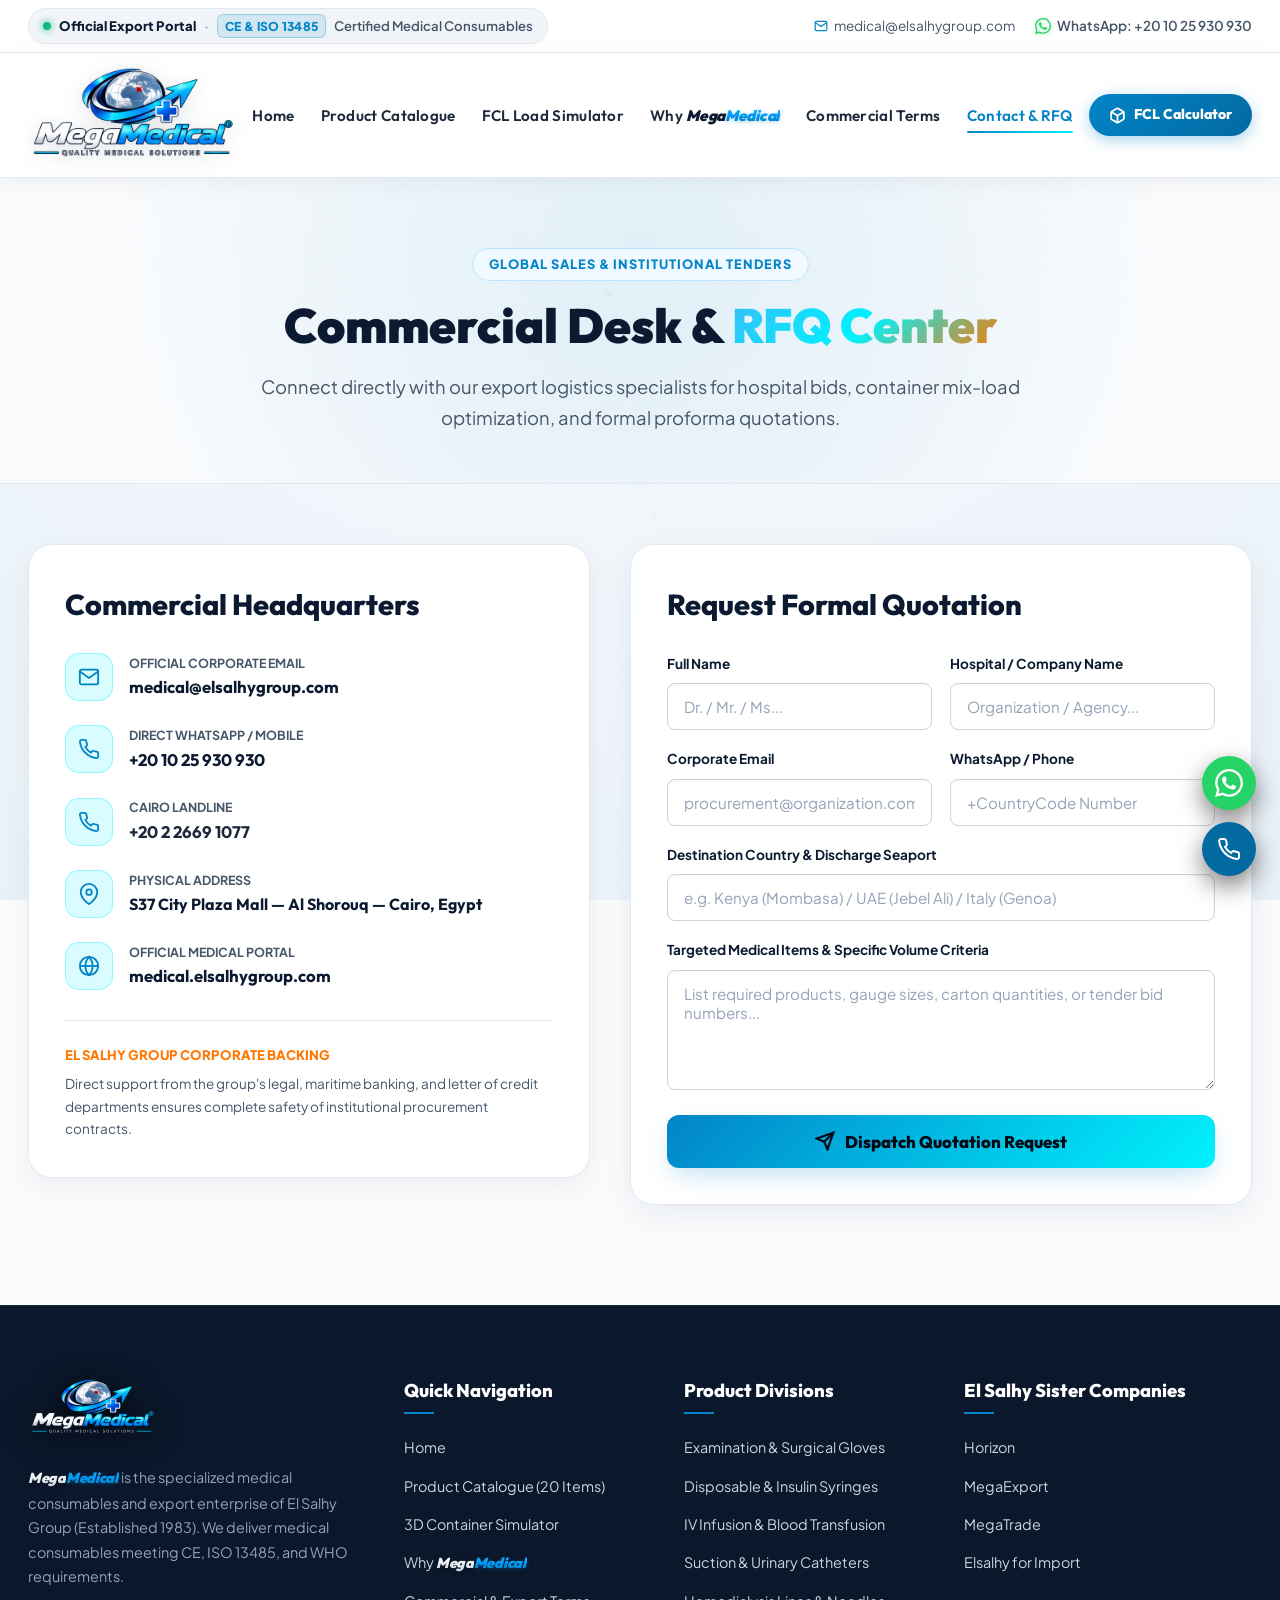
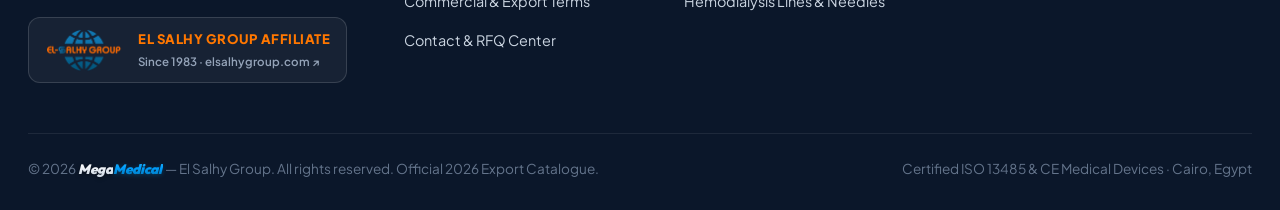
<file: contact.html>
<!DOCTYPE html>
<html lang="en" dir="ltr">
<head>
  <meta charset="UTF-8">
  <meta name="viewport" content="width=device-width, initial-scale=1.0">
  <title>Contact & Official RFQ Center | MegaMedical — El Salhy Group</title>
  
  <meta name="description" content="Contact the export sales department of MegaMedical. Request formal proforma invoices, technical data sheets, and CIF shipping schedules.">
  <link rel="icon" type="image/png" href="assets/logo.png">

  <!-- Google Fonts: Plus Jakarta Sans & Outfit -->
  <link rel="preconnect" href="https://fonts.googleapis.com">
  <link rel="preconnect" href="https://fonts.gstatic.com" crossorigin>
  <link href="https://fonts.googleapis.com/css2?family=Outfit:wght@400;500;600;700;800;900&family=Plus+Jakarta+Sans:wght@400;500;600;700;800&display=swap" rel="stylesheet">

  <link rel="stylesheet" href="styles.css?v=2.3">
</head>
<body dir="ltr">

  <canvas id="ambient-canvas"></canvas>

  <div class="app-container">

    <!-- Top Commercial Strip -->
    <div class="top-header-strip">
      <div class="top-strip-inner">
        <div class="group-link-badge">
          <span class="badge-dot-live"></span>
          <span class="top-badge-title">Official Export Portal</span>
          <span class="top-badge-sep">·</span>
          <span class="top-badge-cert">CE &amp; ISO 13485</span>
          <span class="top-badge-desc">Certified Medical Consumables</span>
        </div>

        <div class="top-strip-contacts">
          <a href="mailto:medical@elsalhygroup.com" class="top-strip-link">
            <svg viewBox="0 0 24 24" fill="none" stroke="currentColor" stroke-width="2"><path d="M4 4h16c1.1 0 2 .9 2 2v12c0 1.1-.9 2-2 2H4c-1.1 0-2-.9-2-2V6c0-1.1.9-2 2-2z"/><polyline points="22,6 12,13 2,6"/></svg>
            <span>medical@elsalhygroup.com</span>
          </a>
          <a href="https://wa.me/201025930930" target="_blank" class="top-strip-link top-strip-wa" title="Direct WhatsApp Export Sales Desk">
            <svg width="16" height="16" viewBox="0 0 24 24" fill="#25D366" style="vertical-align: middle; flex-shrink: 0;"><path d="M.057 24l1.687-6.163c-1.041-1.804-1.588-3.849-1.587-5.946.003-6.556 5.338-11.891 11.893-11.891 3.181.001 6.167 1.24 8.413 3.488 2.245 2.248 3.481 5.236 3.48 8.414-.003 6.557-5.338 11.892-11.893 11.892-1.99-.001-3.951-.5-5.688-1.448l-6.305 1.654zm6.597-3.807c1.676.995 3.276 1.591 5.392 1.592 5.448 0 9.886-4.434 9.889-9.885.002-5.462-4.415-9.89-9.881-9.892-5.452 0-9.887 4.434-9.889 9.884-.001 2.225.651 3.891 1.746 5.634l-.999 3.648 3.742-.981zm11.387-5.464c-.074-.124-.272-.198-.57-.347-.297-.149-1.758-.868-2.031-.967-.272-.099-.47-.149-.669.149-.198.297-.768.967-.941 1.165-.173.198-.347.223-.644.074-.297-.149-1.255-.462-2.39-1.475-.883-.788-1.48-1.761-1.653-2.059-.173-.297-.018-.458.13-.606.134-.133.297-.347.446-.521.151-.172.2-.296.3-.495.099-.198.05-.372-.025-.521-.075-.148-.669-1.611-.916-2.206-.242-.579-.487-.501-.669-.51l-.57-.01c-.198 0-.52.074-.792.372s-1.04 1.016-1.04 2.479 1.065 2.876 1.213 3.074c.149.198 2.095 3.2 5.076 4.487.709.306 1.263.489 1.694.626.712.226 1.36.194 1.872.118.571-.085 1.758-.719 2.006-1.413.248-.695.248-1.29.173-1.414z"/></svg>
            <span>WhatsApp: +20 10 25 930 930</span>
          </a>
        </div>
      </div>
    </div>

    <!-- Master Navbar -->
    <header class="main-navbar">
      <div class="navbar-inner">
        <div class="nav-brand-wrap">
          <a href="index.html">
            <img src="assets/logo.png" alt="MegaMedical" class="brand-main-logo">
          </a>
        </div>

        <ul class="nav-menu" id="nav-menu-list">
          <li><a href="index.html" class="nav-item-link">Home</a></li>
          <li><a href="products.html" class="nav-item-link">Product Catalogue</a></li>
          <li><a href="calculator.html" class="nav-item-link">FCL Load Simulator<span id="nav-cart-badge" style="color: var(--salhy-orange); font-weight: 800;"></span></a></li>
          <li><a href="about.html" class="nav-item-link">Why <span class="brand-megamedical"><span class="brand-mega">Mega</span><span class="brand-medical">Medical</span></span></a></li>
          <li><a href="terms.html" class="nav-item-link">Commercial Terms</a></li>
          <li><a href="contact.html" class="nav-item-link active">Contact & RFQ</a></li>
        </ul>

        <div class="nav-actions-group">
          <a href="calculator.html" class="btn-nav-calc">
            <svg width="17" height="17" viewBox="0 0 24 24" fill="none" stroke="currentColor" stroke-width="2.5"><path d="M21 16V8a2 2 0 0 0-1-1.73l-7-4a2 2 0 0 0-2 0l-7 4A2 2 0 0 0 3 8v8a2 2 0 0 0 1 1.73l7 4a2 2 0 0 0 2 0l7-4A2 2 0 0 0 21 16z"/><polyline points="3.27 6.96 12 12.01 20.73 6.96"/><line x1="12" y1="22.08" x2="12" y2="12"/></svg>
            <span>FCL Calculator</span>
          </a>
          <button class="nav-mobile-toggle" id="nav-toggle-btn" aria-label="Toggle Menu">
            <svg width="24" height="24" viewBox="0 0 24 24" fill="none" stroke="currentColor" stroke-width="2"><line x1="3" y1="12" x2="21" y2="12"/><line x1="3" y1="6" x2="21" y2="6"/><line x1="3" y1="18" x2="21" y2="18"/></svg>
          </button>
        </div>
      </div>
    </header>

    <!-- Subpage Hero Banner -->
    <section class="subpage-hero">
      <div class="subpage-hero-inner">
        <span class="badge-tag-cyan">Global Sales & Institutional Tenders</span>
        <h1 class="subpage-title">Commercial Desk & <span class="gradient-text">RFQ Center</span></h1>
        <p class="subpage-subtitle">
          Connect directly with our export logistics specialists for hospital bids, container mix-load optimization, and formal proforma quotations.
        </p>
      </div>
    </section>

    <!-- Contact & RFQ Dual Layout -->
    <main class="contact-page-layout">
      <div class="global-container">
        
        <div class="contact-dual-grid">

          <!-- Left Info Panel -->
          <div class="contact-info-panel">
            <h2 style="font-family: var(--font-display); font-size: 1.8rem; font-weight: 800; color: #0b1a30; margin-bottom: 24px;">Commercial Headquarters</h2>

            <div class="contact-method-row">
              <div class="contact-method-icon">
                <svg width="22" height="22" viewBox="0 0 24 24" fill="none" stroke="currentColor" stroke-width="2"><path d="M4 4h16c1.1 0 2 .9 2 2v12c0 1.1-.9 2-2 2H4c-1.1 0-2-.9-2-2V6c0-1.1.9-2 2-2z"/><polyline points="22,6 12,13 2,6"/></svg>
              </div>
              <div>
                <div class="contact-method-label">Official Corporate Email</div>
                <a href="mailto:medical@elsalhygroup.com" class="contact-method-val">medical@elsalhygroup.com</a>
              </div>
            </div>

            <div class="contact-method-row">
              <div class="contact-method-icon">
                <svg width="22" height="22" viewBox="0 0 24 24" fill="none" stroke="currentColor" stroke-width="2"><path d="M22 16.92v3a2 2 0 0 1-2.18 2 19.79 19.79 0 0 1-8.63-3.07 19.5 19.5 0 0 1-6-6 19.79 19.79 0 0 1-3.07-8.67A2 2 0 0 1 4.11 2h3a2 2 0 0 1 2 1.72 12.84 12.84 0 0 0 .7 2.81 2 2 0 0 1-.45 2.11L8.09 9.91a16 16 0 0 0 6 6l1.27-1.27a2 2 0 0 1 2.11-.45 12.84 12.84 0 0 0 2.81.7A2 2 0 0 1 22 16.92z"/></svg>
              </div>
              <div>
                <div class="contact-method-label">Direct WhatsApp / Mobile</div>
                <a href="https://wa.me/201025930930" class="contact-method-val">+20 10 25 930 930</a>
              </div>
            </div>

            <div class="contact-method-row">
              <div class="contact-method-icon">
                <svg width="22" height="22" viewBox="0 0 24 24" fill="none" stroke="currentColor" stroke-width="2"><path d="M22 16.92v3a2 2 0 0 1-2.18 2 19.79 19.79 0 0 1-8.63-3.07 19.5 19.5 0 0 1-6-6 19.79 19.79 0 0 1-3.07-8.67A2 2 0 0 1 4.11 2h3a2 2 0 0 1 2 1.72 12.84 12.84 0 0 0 .7 2.81 2 2 0 0 1-.45 2.11L8.09 9.91a16 16 0 0 0 6 6l1.27-1.27a2 2 0 0 1 2.11-.45 12.84 12.84 0 0 0 2.81.7A2 2 0 0 1 22 16.92z"/></svg>
              </div>
              <div>
                <div class="contact-method-label">Cairo Landline</div>
                <span class="contact-method-val" style="color: #1e293b;">+20 2 2669 1077</span>
              </div>
            </div>

            <div class="contact-method-row">
              <div class="contact-method-icon">
                <svg width="22" height="22" viewBox="0 0 24 24" fill="none" stroke="currentColor" stroke-width="2"><path d="M21 10c0 7-9 13-9 13s-9-6-9-13a9 9 0 0 1 18 0z"/><circle cx="12" cy="10" r="3"/></svg>
              </div>
              <div>
                <div class="contact-method-label">Physical Address</div>
                <div class="contact-method-val" style="font-size: 1rem; color: #0b1a30;">S37 City Plaza Mall — Al Shorouq — Cairo, Egypt</div>
              </div>
            </div>

            <div class="contact-method-row">
              <div class="contact-method-icon">
                <svg width="22" height="22" viewBox="0 0 24 24" fill="none" stroke="currentColor" stroke-width="2"><circle cx="12" cy="12" r="10"/><line x1="2" y1="12" x2="22" y2="12"/><path d="M12 2a15.3 15.3 0 0 1 4 10 15.3 15.3 0 0 1-4 10 15.3 15.3 0 0 1-4-10 15.3 15.3 0 0 1 4-10z"/></svg>
              </div>
              <div>
                <div class="contact-method-label">Official Medical Portal</div>
                <a href="https://medical.elsalhygroup.com" target="_blank" class="contact-method-val">medical.elsalhygroup.com</a>
              </div>
            </div>

            <div style="margin-top: 30px; border-top: 1px solid #e2e8f0; padding-top: 20px;">
              <span style="font-size: 0.82rem; color: var(--salhy-orange); font-weight: 800;">EL SALHY GROUP CORPORATE BACKING</span>
              <p style="font-size: 0.85rem; color: #475569; margin-top: 6px;">
                Direct support from the group's legal, maritime banking, and letter of credit departments ensures complete safety of institutional procurement contracts.
              </p>
            </div>
          </div>

          <!-- Right RFQ Form Panel -->
          <div class="rfq-form-panel">
            <h2 style="font-family: var(--font-display); font-size: 1.8rem; font-weight: 800; color: #0b1a30; margin-bottom: 24px;">Request Formal Quotation</h2>

            <form id="contact-rfq-form">
              <div class="form-field-group">
                <div>
                  <label class="input-label">Full Name</label>
                  <input type="text" id="rfq-name" class="form-field-input" required placeholder="Dr. / Mr. / Ms...">
                </div>
                <div>
                  <label class="input-label">Hospital / Company Name</label>
                  <input type="text" id="rfq-company" class="form-field-input" required placeholder="Organization / Agency...">
                </div>
              </div>

              <div class="form-field-group">
                <div>
                  <label class="input-label">Corporate Email</label>
                  <input type="email" id="rfq-email" class="form-field-input" required placeholder="procurement@organization.com">
                </div>
                <div>
                  <label class="input-label">WhatsApp / Phone</label>
                  <input type="tel" id="rfq-phone" class="form-field-input" required placeholder="+CountryCode Number">
                </div>
              </div>

              <div class="form-field-full">
                <label class="input-label">Destination Country & Discharge Seaport</label>
                <input type="text" id="rfq-country" class="form-field-input" placeholder="e.g. Kenya (Mombasa) / UAE (Jebel Ali) / Italy (Genoa)">
              </div>

              <div class="form-field-full">
                <label class="input-label">Targeted Medical Items & Specific Volume Criteria</label>
                <textarea id="rfq-details" class="form-field-textarea" placeholder="List required products, gauge sizes, carton quantities, or tender bid numbers..."></textarea>
              </div>

              <button type="submit" class="btn-submit-inquiry">
                <svg width="20" height="20" viewBox="0 0 24 24" fill="none" stroke="currentColor" stroke-width="2.5"><line x1="22" y1="2" x2="11" y2="13"/><polygon points="22 2 15 22 11 13 2 9 22 2"/></svg>
                <span>Dispatch Quotation Request</span>
              </button>
            </form>
          </div>

        </div>

      </div>
    </main>

    <!-- Master Footer -->
    <footer class="master-footer">
      <div class="global-container">
        <div class="footer-columns-grid">
          <div>
            <img src="assets/logo.png" alt="MegaMedical" class="footer-logo-img">
            <p class="footer-bio-text">
              <span class="brand-megamedical"><span class="brand-mega">Mega</span><span class="brand-medical">Medical</span></span> is the specialized medical consumables and export enterprise of El Salhy Group (Established 1983). We deliver medical consumables meeting CE, ISO 13485, and WHO requirements.
            </p>
            <a href="https://elsalhygroup.com" target="_blank" rel="noopener noreferrer" class="footer-salhy-link" title="Visit El Salhy Group Corporate Website">
              <img src="assets/elsalhy_logo.png" alt="El Salhy Group" class="footer-salhy-logo">
              <div class="footer-salhy-text-col">
                <span class="footer-salhy-badge">EL SALHY GROUP AFFILIATE</span>
                <span class="footer-salhy-sub">Since 1983 · elsalhygroup.com ↗</span>
              </div>
            </a>
          </div>

          <div>
            <h4 class="footer-heading">Quick Navigation</h4>
            <ul class="footer-nav-list">
              <li><a href="index.html">Home</a></li>
              <li><a href="products.html">Product Catalogue (20 Items)</a></li>
              <li><a href="calculator.html">3D Container Simulator</a></li>
              <li><a href="about.html">Why <span class="brand-megamedical"><span class="brand-mega">Mega</span><span class="brand-medical">Medical</span></span></a></li>
              <li><a href="terms.html">Commercial & Export Terms</a></li>
              <li><a href="contact.html">Contact & RFQ Center</a></li>
            </ul>
          </div>

          <div>
            <h4 class="footer-heading">Product Divisions</h4>
            <ul class="footer-nav-list">
              <li><a href="products.html">Examination & Surgical Gloves</a></li>
              <li><a href="products.html">Disposable & Insulin Syringes</a></li>
              <li><a href="products.html">IV Infusion & Blood Transfusion</a></li>
              <li><a href="products.html">Suction & Urinary Catheters</a></li>
              <li><a href="products.html">Hemodialysis Lines & Needles</a></li>
            </ul>
          </div>

          <div>
            <h4 class="footer-heading">El Salhy Sister Companies</h4>
            <ul class="footer-nav-list">
              <li><a href="https://elsalhygroup.com/horizon" target="_blank">Horizon</a></li>
              <li><a href="https://elsalhygroup.com/MegaExport/" target="_blank">MegaExport</a></li>
              <li><a href="https://elsalhygroup.com/megatrade22/" target="_blank">MegaTrade</a></li>
              <li><a href="https://elsalhygroup.com/import-trade/" target="_blank">Elsalhy for Import</a></li>
            </ul>
          </div>
        </div>

        <div class="footer-legal-bar">
          <div>© 2026 <span class="brand-megamedical"><span class="brand-mega">Mega</span><span class="brand-medical">Medical</span></span> — El Salhy Group. All rights reserved. Official 2026 Export Catalogue.</div>
          <div>Certified ISO 13485 & CE Medical Devices · Cairo, Egypt</div>
        </div>
      </div>
    </footer>

    <!-- Floating Dock -->
    <div class="floating-dock-wrap">
      <a href="https://wa.me/201025930930" target="_blank" class="dock-action-btn btn-dock-whatsapp" title="WhatsApp Sales Desk">
        <svg width="28" height="28" viewBox="0 0 24 24" fill="currentColor"><path d="M.057 24l1.687-6.163c-1.041-1.804-1.588-3.849-1.587-5.946.003-6.556 5.338-11.891 11.893-11.891 3.181.001 6.167 1.24 8.413 3.488 2.245 2.248 3.481 5.236 3.48 8.414-.003 6.557-5.338 11.892-11.893 11.892-1.99-.001-3.951-.5-5.688-1.448l-6.305 1.654zm6.597-3.807c1.676.995 3.276 1.591 5.392 1.592 5.448 0 9.886-4.434 9.889-9.885.002-5.462-4.415-9.89-9.881-9.892-5.452 0-9.887 4.434-9.889 9.884-.001 2.225.651 3.891 1.746 5.634l-.999 3.648 3.742-.981zm11.387-5.464c-.074-.124-.272-.198-.57-.347-.297-.149-1.758-.868-2.031-.967-.272-.099-.47-.149-.669.149-.198.297-.768.967-.941 1.165-.173.198-.347.223-.644.074-.297-.149-1.255-.462-2.39-1.475-.883-.788-1.48-1.761-1.653-2.059-.173-.297-.018-.458.13-.606.134-.133.297-.347.446-.521.151-.172.2-.296.3-.495.099-.198.05-.372-.025-.521-.075-.148-.669-1.611-.916-2.206-.242-.579-.487-.501-.669-.51l-.57-.01c-.198 0-.52.074-.792.372s-1.04 1.016-1.04 2.479 1.065 2.876 1.213 3.074c.149.198 2.095 3.2 5.076 4.487.709.306 1.263.489 1.694.626.712.226 1.36.194 1.872.118.571-.085 1.758-.719 2.006-1.413.248-.695.248-1.29.173-1.414z"/></svg>
      </a>
      <a href="tel:+201025930930" class="dock-action-btn btn-dock-phone" title="Call Cairo Office">
        <svg width="24" height="24" viewBox="0 0 24 24" fill="none" stroke="currentColor" stroke-width="2"><path d="M22 16.92v3a2 2 0 0 1-2.18 2 19.79 19.79 0 0 1-8.63-3.07 19.5 19.5 0 0 1-6-6 19.79 19.79 0 0 1-3.07-8.67A2 2 0 0 1 4.11 2h3a2 2 0 0 1 2 1.72 12.84 12.84 0 0 0 .7 2.81 2 2 0 0 1-.45 2.11L8.09 9.91a16 16 0 0 0 6 6l1.27-1.27a2 2 0 0 1 2.11-.45 12.84 12.84 0 0 0 2.81.7A2 2 0 0 1 22 16.92z"/></svg>
      </a>
    </div>

  </div>

  <script src="common.js?v=2.3"></script>
  <script src="products_data.js?v=2.3"></script>
  <script>
    document.addEventListener('DOMContentLoaded', () => {
      // Auto pre-fill cart items if present
      const cart = getCart();
      const activeIds = Object.keys(cart);
      if (activeIds.length > 0 && typeof productsData !== 'undefined') {
        const detailsEl = document.getElementById('rfq-details');
        if (detailsEl && !detailsEl.value) {
          let prefill = "Selected items for quotation:\n";
          activeIds.forEach(id => {
            const item = productsData.find(p => p.id == id);
            if (item) {
              prefill += `- [${item.code}] ${item.name}: ${cart[id]} Cartons\n`;
            }
          });
          detailsEl.value = prefill;
        }
      }

      const form = document.getElementById('contact-rfq-form');
      if (form) {
        form.addEventListener('submit', (e) => {
          e.preventDefault();
          const name = document.getElementById('rfq-name')?.value;
          const company = document.getElementById('rfq-company')?.value;
          const email = document.getElementById('rfq-email')?.value;
          const phone = document.getElementById('rfq-phone')?.value;
          const country = document.getElementById('rfq-country')?.value;
          const details = document.getElementById('rfq-details')?.value;

          let msg = `*MegaMedical - Commercial RFQ Submission*\n`;
          msg += `*Name:* ${name}\n`;
          msg += `*Organization:* ${company}\n`;
          msg += `*Email:* ${email}\n`;
          msg += `*Phone:* ${phone}\n`;
          msg += `*Port / Destination:* ${country}\n`;
          msg += `*Details:*\n${details}\n`;

          window.open(`https://wa.me/201025930930?text=${encodeURIComponent(msg)}`, '_blank');
          alert('Your commercial request has been prepared! Directing you to WhatsApp to connect with our international sales director.');
        });
      }
    });
  </script>
</body>
</html>
</file>
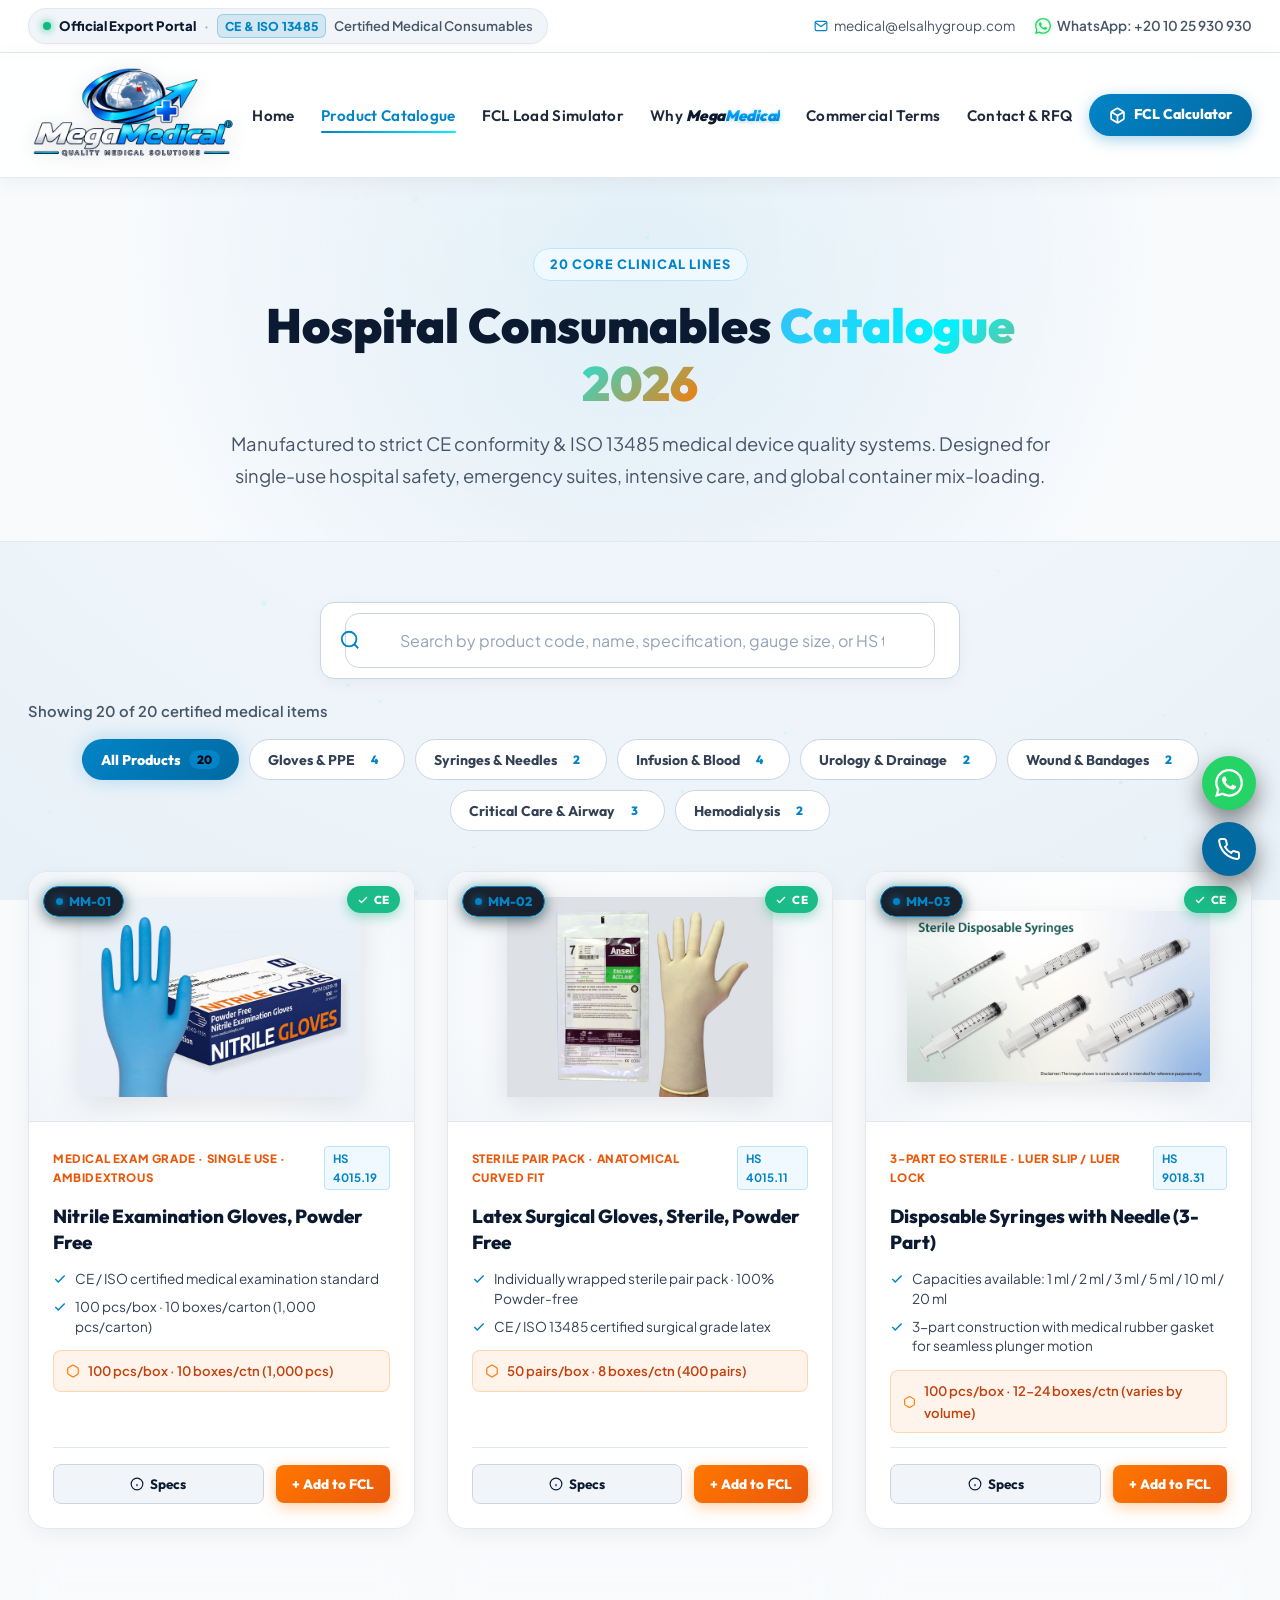
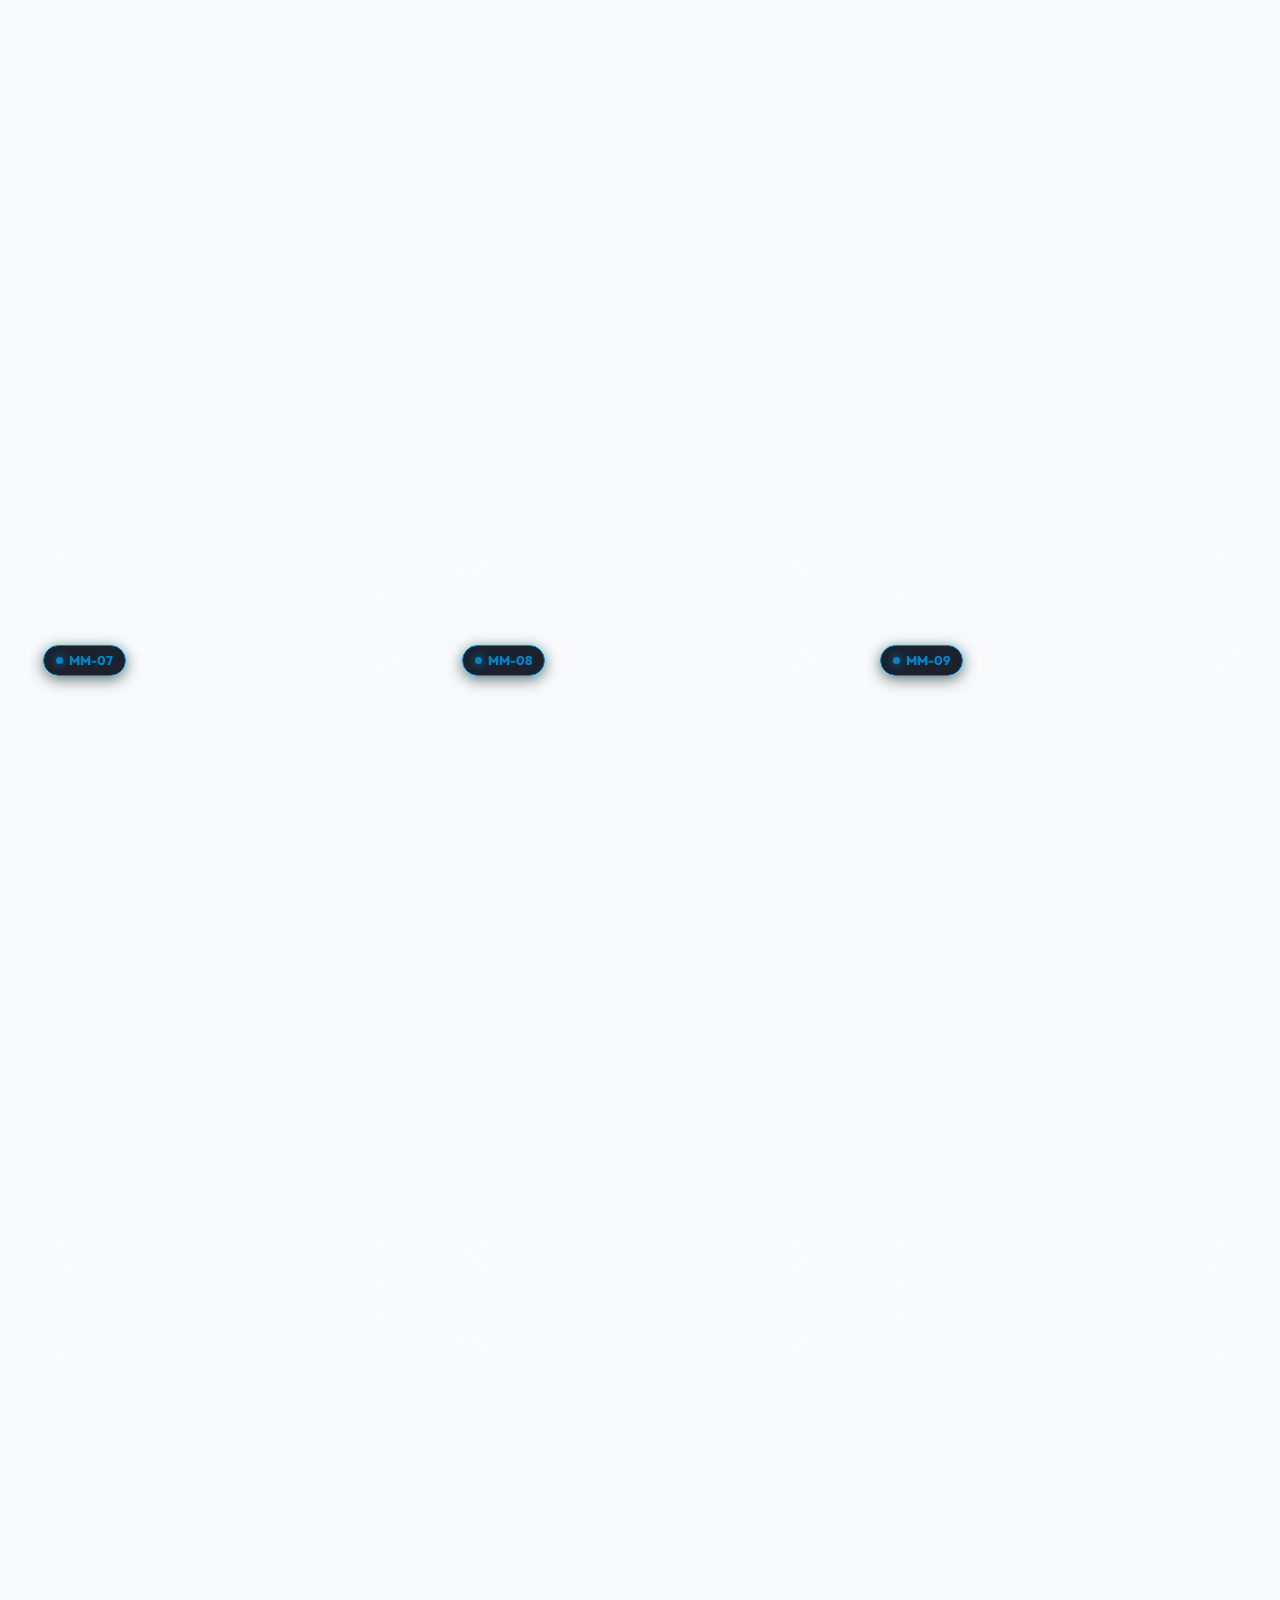
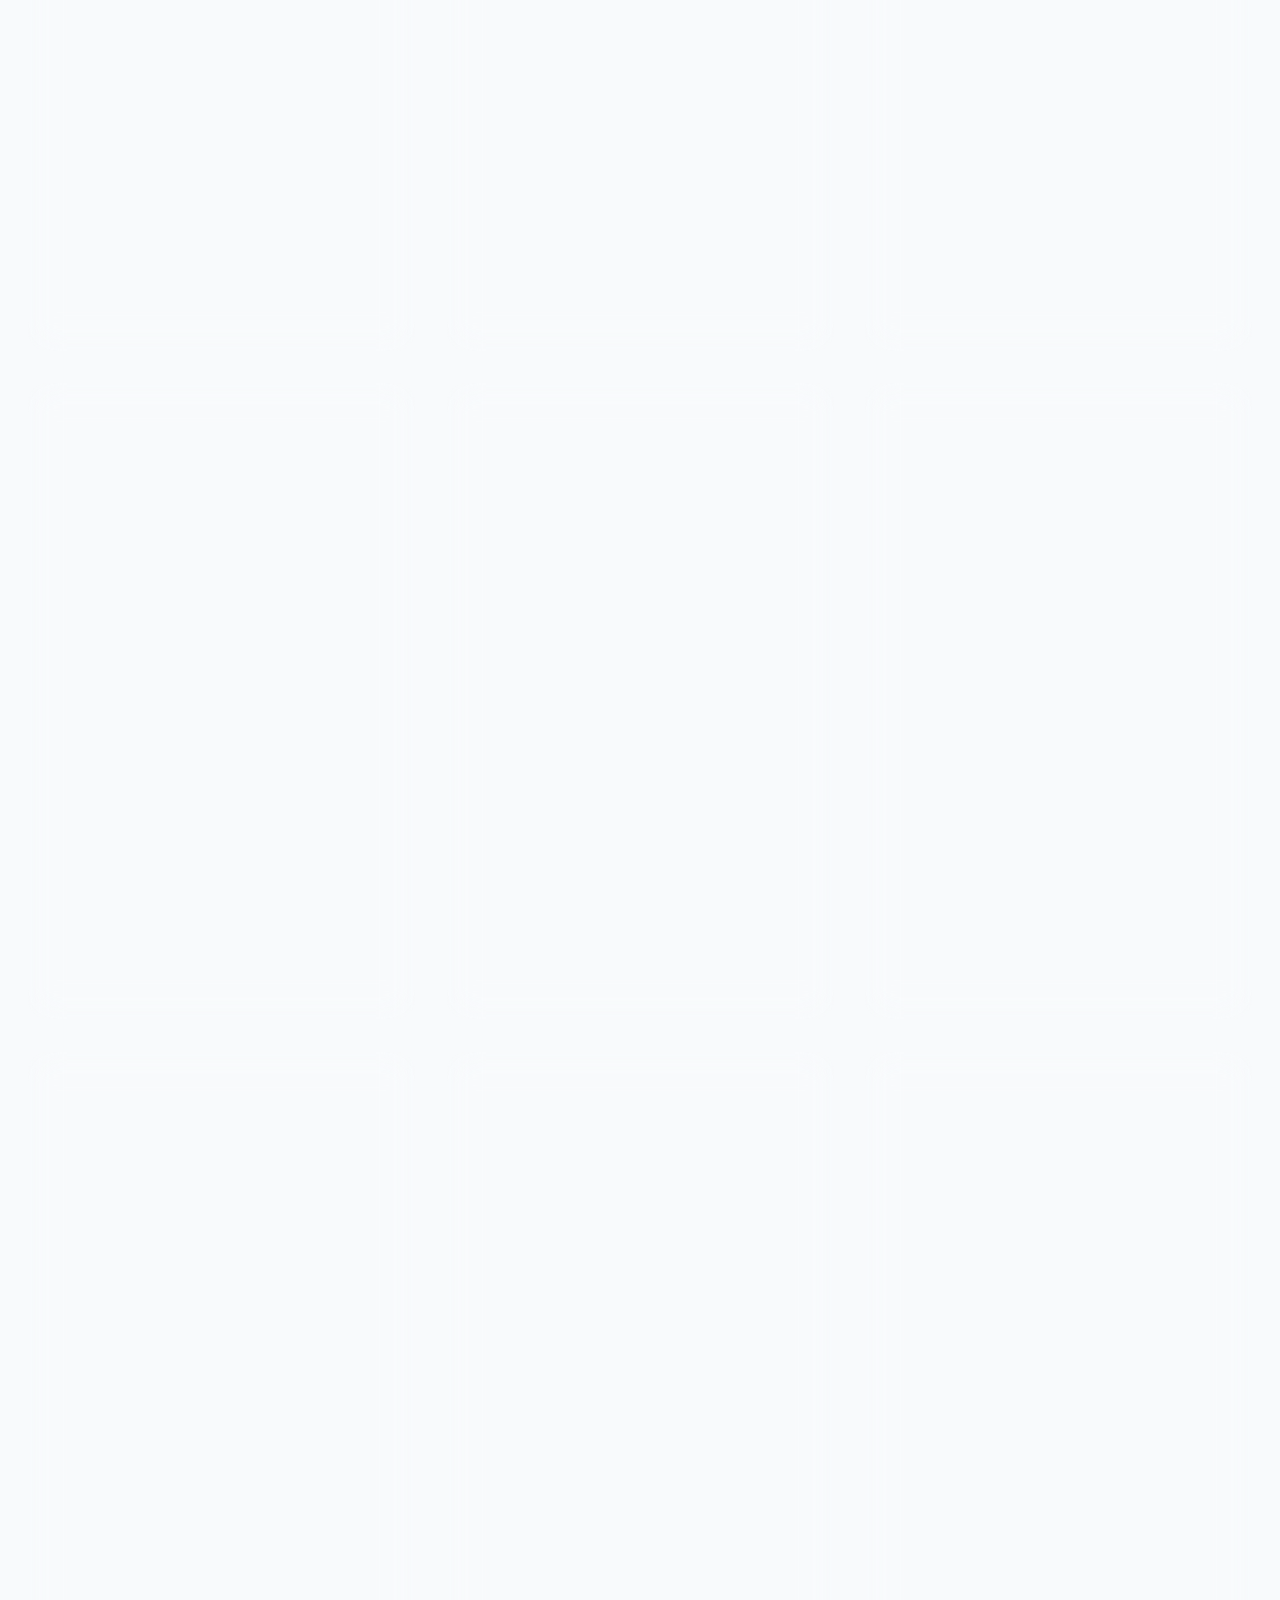
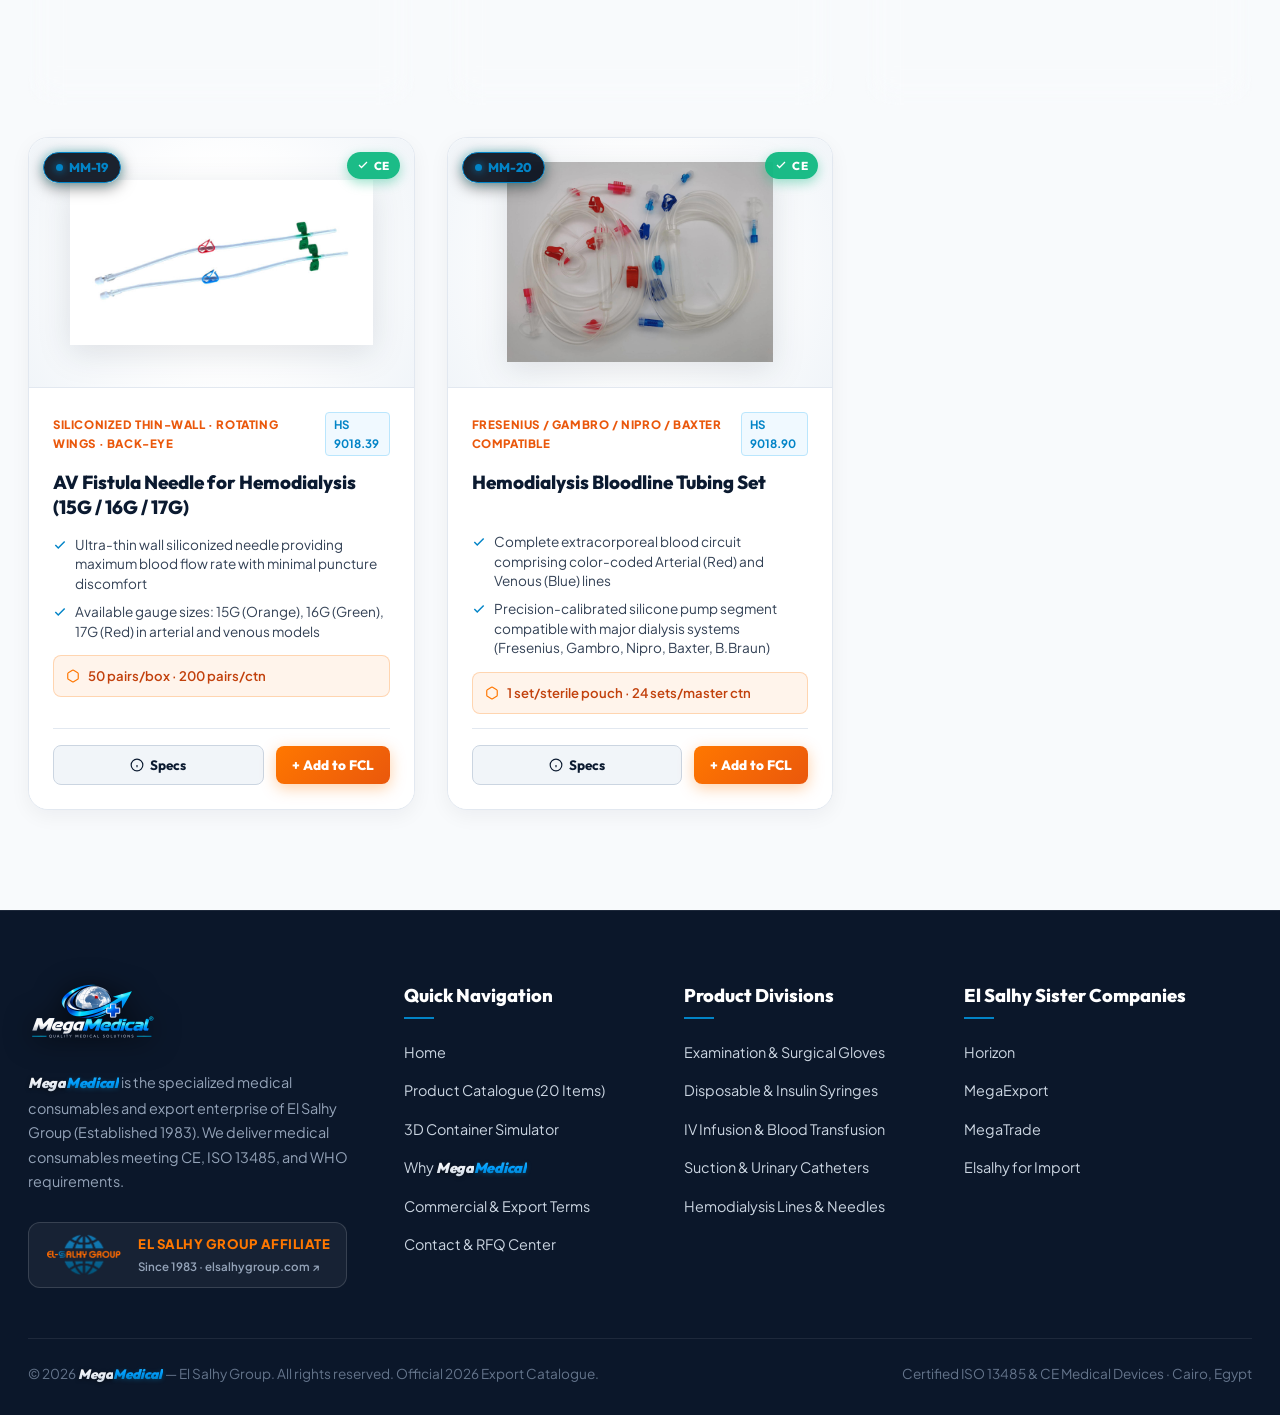
<file: products.html>
<!DOCTYPE html>
<html lang="en" dir="ltr">
<head>
  <meta charset="UTF-8">
  <meta name="viewport" content="width=device-width, initial-scale=1.0">
  <title>Product Catalogue (20 Lines) | MegaMedical — El Salhy Group</title>
  
  <meta name="description" content="Explore the full 2026 export catalogue of MegaMedical: syringes, examination & surgical gloves, IV sets, catheters, and hemodialysis lines.">
  <link rel="icon" type="image/png" href="assets/logo.png">

  <!-- Google Fonts: Plus Jakarta Sans & Outfit -->
  <link rel="preconnect" href="https://fonts.googleapis.com">
  <link rel="preconnect" href="https://fonts.gstatic.com" crossorigin>
  <link href="https://fonts.googleapis.com/css2?family=Outfit:wght@400;500;600;700;800;900&family=Plus+Jakarta+Sans:wght@400;500;600;700;800&display=swap" rel="stylesheet">

  <link rel="stylesheet" href="styles.css?v=2.3">
</head>
<body dir="ltr">

  <canvas id="ambient-canvas"></canvas>

  <div class="app-container">

    <!-- Top Commercial Strip -->
    <div class="top-header-strip">
      <div class="top-strip-inner">
        <div class="group-link-badge">
          <span class="badge-dot-live"></span>
          <span class="top-badge-title">Official Export Portal</span>
          <span class="top-badge-sep">·</span>
          <span class="top-badge-cert">CE &amp; ISO 13485</span>
          <span class="top-badge-desc">Certified Medical Consumables</span>
        </div>

        <div class="top-strip-contacts">
          <a href="mailto:medical@elsalhygroup.com" class="top-strip-link">
            <svg viewBox="0 0 24 24" fill="none" stroke="currentColor" stroke-width="2"><path d="M4 4h16c1.1 0 2 .9 2 2v12c0 1.1-.9 2-2 2H4c-1.1 0-2-.9-2-2V6c0-1.1.9-2 2-2z"/><polyline points="22,6 12,13 2,6"/></svg>
            <span>medical@elsalhygroup.com</span>
          </a>
          <a href="https://wa.me/201025930930" target="_blank" class="top-strip-link top-strip-wa" title="Direct WhatsApp Export Sales Desk">
            <svg width="16" height="16" viewBox="0 0 24 24" fill="#25D366" style="vertical-align: middle; flex-shrink: 0;"><path d="M.057 24l1.687-6.163c-1.041-1.804-1.588-3.849-1.587-5.946.003-6.556 5.338-11.891 11.893-11.891 3.181.001 6.167 1.24 8.413 3.488 2.245 2.248 3.481 5.236 3.48 8.414-.003 6.557-5.338 11.892-11.893 11.892-1.99-.001-3.951-.5-5.688-1.448l-6.305 1.654zm6.597-3.807c1.676.995 3.276 1.591 5.392 1.592 5.448 0 9.886-4.434 9.889-9.885.002-5.462-4.415-9.89-9.881-9.892-5.452 0-9.887 4.434-9.889 9.884-.001 2.225.651 3.891 1.746 5.634l-.999 3.648 3.742-.981zm11.387-5.464c-.074-.124-.272-.198-.57-.347-.297-.149-1.758-.868-2.031-.967-.272-.099-.47-.149-.669.149-.198.297-.768.967-.941 1.165-.173.198-.347.223-.644.074-.297-.149-1.255-.462-2.39-1.475-.883-.788-1.48-1.761-1.653-2.059-.173-.297-.018-.458.13-.606.134-.133.297-.347.446-.521.151-.172.2-.296.3-.495.099-.198.05-.372-.025-.521-.075-.148-.669-1.611-.916-2.206-.242-.579-.487-.501-.669-.51l-.57-.01c-.198 0-.52.074-.792.372s-1.04 1.016-1.04 2.479 1.065 2.876 1.213 3.074c.149.198 2.095 3.2 5.076 4.487.709.306 1.263.489 1.694.626.712.226 1.36.194 1.872.118.571-.085 1.758-.719 2.006-1.413.248-.695.248-1.29.173-1.414z"/></svg>
            <span>WhatsApp: +20 10 25 930 930</span>
          </a>
        </div>
      </div>
    </div>

    <!-- Master Navbar -->
    <header class="main-navbar">
      <div class="navbar-inner">
        <div class="nav-brand-wrap">
          <a href="index.html">
            <img src="assets/logo.png" alt="MegaMedical" class="brand-main-logo">
          </a>
        </div>

        <ul class="nav-menu" id="nav-menu-list">
          <li><a href="index.html" class="nav-item-link">Home</a></li>
          <li><a href="products.html" class="nav-item-link active">Product Catalogue</a></li>
          <li><a href="calculator.html" class="nav-item-link">FCL Load Simulator<span id="nav-cart-badge" style="color: var(--salhy-orange); font-weight: 800;"></span></a></li>
          <li><a href="about.html" class="nav-item-link">Why <span class="brand-megamedical"><span class="brand-mega">Mega</span><span class="brand-medical">Medical</span></span></a></li>
          <li><a href="terms.html" class="nav-item-link">Commercial Terms</a></li>
          <li><a href="contact.html" class="nav-item-link">Contact & RFQ</a></li>
        </ul>

        <div class="nav-actions-group">
          <a href="calculator.html" class="btn-nav-calc">
            <svg width="17" height="17" viewBox="0 0 24 24" fill="none" stroke="currentColor" stroke-width="2.5"><path d="M21 16V8a2 2 0 0 0-1-1.73l-7-4a2 2 0 0 0-2 0l-7 4A2 2 0 0 0 3 8v8a2 2 0 0 0 1 1.73l7 4a2 2 0 0 0 2 0l7-4A2 2 0 0 0 21 16z"/><polyline points="3.27 6.96 12 12.01 20.73 6.96"/><line x1="12" y1="22.08" x2="12" y2="12"/></svg>
            <span>FCL Calculator</span>
          </a>
          <button class="nav-mobile-toggle" id="nav-toggle-btn" aria-label="Toggle Menu">
            <svg width="24" height="24" viewBox="0 0 24 24" fill="none" stroke="currentColor" stroke-width="2"><line x1="3" y1="12" x2="21" y2="12"/><line x1="3" y1="6" x2="21" y2="6"/><line x1="3" y1="18" x2="21" y2="18"/></svg>
          </button>
        </div>
      </div>
    </header>

    <!-- Subpage Hero Banner -->
    <section class="subpage-hero">
      <div class="subpage-hero-inner">
        <span class="badge-tag-cyan">20 Core Clinical Lines</span>
        <h1 class="subpage-title">Hospital Consumables <span class="gradient-text">Catalogue 2026</span></h1>
        <p class="subpage-subtitle">
          Manufactured to strict CE conformity & ISO 13485 medical device quality systems. Designed for single-use hospital safety, emergency suites, intensive care, and global container mix-loading.
        </p>
      </div>
    </section>

    <!-- Products Catalogue Section -->
    <main class="catalog-page-wrapper">
      <div class="global-container">
        <div class="catalog-toolbar-panel">
          <!-- Realtime Search -->
          <div class="catalog-search-box">
            <svg width="22" height="22" viewBox="0 0 24 24" fill="none" stroke="#0284c7" stroke-width="2"><circle cx="11" cy="11" r="8"/><line x1="21" y1="21" x2="16.65" y2="16.65"/></svg>
            <input type="text" id="catalog-search-input" class="search-input-field" placeholder="Search by product code, name, specification, gauge size, or HS tariff code...">
            <button class="btn-clear-search" id="btn-clear-search" title="Clear Search Filter">✕</button>
          </div>

          <div class="catalog-toolbar-bottom">
            <div class="results-summary-text" id="results-summary-text">
              Showing 20 of 20 certified medical items
            </div>
            <!-- Category Filter Tabs -->
            <div class="catalog-category-filter">
              <button class="category-tab-btn active" data-category="all">
                <span>All Products</span>
                <span class="tab-count-badge" id="products-count">20</span>
              </button>
              <button class="category-tab-btn" data-category="gloves">
                <span>Gloves & PPE</span>
                <span class="tab-count-badge">4</span>
              </button>
              <button class="category-tab-btn" data-category="syringes">
                <span>Syringes & Needles</span>
                <span class="tab-count-badge">3</span>
              </button>
              <button class="category-tab-btn" data-category="infusion">
                <span>Infusion & Blood</span>
                <span class="tab-count-badge">3</span>
              </button>
              <button class="category-tab-btn" data-category="urology">
                <span>Urology & Drainage</span>
                <span class="tab-count-badge">2</span>
              </button>
              <button class="category-tab-btn" data-category="wound">
                <span>Wound & Bandages</span>
                <span class="tab-count-badge">4</span>
              </button>
              <button class="category-tab-btn" data-category="critical">
                <span>Critical Care & Airway</span>
                <span class="tab-count-badge">3</span>
              </button>
              <button class="category-tab-btn" data-category="dialysis">
                <span>Hemodialysis</span>
                <span class="tab-count-badge">1</span>
              </button>
            </div>
          </div>
        </div>

        <!-- 3D Tilt Product Grid -->
        <div class="products-layout-grid" id="products-grid">
          <!-- Populated dynamically by products_page.js -->
        </div>
      </div>
    </main>

    <!-- Master Footer -->
    <footer class="master-footer">
      <div class="global-container">
        <div class="footer-columns-grid">
          <div>
            <img src="assets/logo.png" alt="MegaMedical" class="footer-logo-img">
            <p class="footer-bio-text">
              <span class="brand-megamedical"><span class="brand-mega">Mega</span><span class="brand-medical">Medical</span></span> is the specialized medical consumables and export enterprise of El Salhy Group (Established 1983). We deliver medical consumables meeting CE, ISO 13485, and WHO requirements.
            </p>
            <a href="https://elsalhygroup.com" target="_blank" rel="noopener noreferrer" class="footer-salhy-link" title="Visit El Salhy Group Corporate Website">
              <img src="assets/elsalhy_logo.png" alt="El Salhy Group" class="footer-salhy-logo">
              <div class="footer-salhy-text-col">
                <span class="footer-salhy-badge">EL SALHY GROUP AFFILIATE</span>
                <span class="footer-salhy-sub">Since 1983 · elsalhygroup.com ↗</span>
              </div>
            </a>
          </div>

          <div>
            <h4 class="footer-heading">Quick Navigation</h4>
            <ul class="footer-nav-list">
              <li><a href="index.html">Home</a></li>
              <li><a href="products.html">Product Catalogue (20 Items)</a></li>
              <li><a href="calculator.html">3D Container Simulator</a></li>
              <li><a href="about.html">Why <span class="brand-megamedical"><span class="brand-mega">Mega</span><span class="brand-medical">Medical</span></span></a></li>
              <li><a href="terms.html">Commercial & Export Terms</a></li>
              <li><a href="contact.html">Contact & RFQ Center</a></li>
            </ul>
          </div>

          <div>
            <h4 class="footer-heading">Product Divisions</h4>
            <ul class="footer-nav-list">
              <li><a href="products.html">Examination & Surgical Gloves</a></li>
              <li><a href="products.html">Disposable & Insulin Syringes</a></li>
              <li><a href="products.html">IV Infusion & Blood Transfusion</a></li>
              <li><a href="products.html">Suction & Urinary Catheters</a></li>
              <li><a href="products.html">Hemodialysis Lines & Needles</a></li>
            </ul>
          </div>

          <div>
            <h4 class="footer-heading">El Salhy Sister Companies</h4>
            <ul class="footer-nav-list">
              <li><a href="https://elsalhygroup.com/horizon" target="_blank">Horizon</a></li>
              <li><a href="https://elsalhygroup.com/MegaExport/" target="_blank">MegaExport</a></li>
              <li><a href="https://elsalhygroup.com/megatrade22/" target="_blank">MegaTrade</a></li>
              <li><a href="https://elsalhygroup.com/import-trade/" target="_blank">Elsalhy for Import</a></li>
            </ul>
          </div>
        </div>

        <div class="footer-legal-bar">
          <div>© 2026 <span class="brand-megamedical"><span class="brand-mega">Mega</span><span class="brand-medical">Medical</span></span> — El Salhy Group. All rights reserved. Official 2026 Export Catalogue.</div>
          <div>Certified ISO 13485 & CE Medical Devices · Cairo, Egypt</div>
        </div>
      </div>
    </footer>

    <!-- Product Detail Modal -->
    <div class="modal-overlay-backdrop" id="product-modal">
      <div class="modal-dialog-body">
        <button class="modal-close-trigger" onclick="closeModal()" aria-label="Close modal">✕</button>
        <div id="modal-body">
          <!-- Injected via script.js -->
        </div>
      </div>
    </div>

    <!-- Floating Dock -->
    <div class="floating-dock-wrap">
      <a href="https://wa.me/201025930930" target="_blank" class="dock-action-btn btn-dock-whatsapp" title="WhatsApp Sales Desk">
        <svg width="28" height="28" viewBox="0 0 24 24" fill="currentColor"><path d="M.057 24l1.687-6.163c-1.041-1.804-1.588-3.849-1.587-5.946.003-6.556 5.338-11.891 11.893-11.891 3.181.001 6.167 1.24 8.413 3.488 2.245 2.248 3.481 5.236 3.48 8.414-.003 6.557-5.338 11.892-11.893 11.892-1.99-.001-3.951-.5-5.688-1.448l-6.305 1.654zm6.597-3.807c1.676.995 3.276 1.591 5.392 1.592 5.448 0 9.886-4.434 9.889-9.885.002-5.462-4.415-9.89-9.881-9.892-5.452 0-9.887 4.434-9.889 9.884-.001 2.225.651 3.891 1.746 5.634l-.999 3.648 3.742-.981zm11.387-5.464c-.074-.124-.272-.198-.57-.347-.297-.149-1.758-.868-2.031-.967-.272-.099-.47-.149-.669.149-.198.297-.768.967-.941 1.165-.173.198-.347.223-.644.074-.297-.149-1.255-.462-2.39-1.475-.883-.788-1.48-1.761-1.653-2.059-.173-.297-.018-.458.13-.606.134-.133.297-.347.446-.521.151-.172.2-.296.3-.495.099-.198.05-.372-.025-.521-.075-.148-.669-1.611-.916-2.206-.242-.579-.487-.501-.669-.51l-.57-.01c-.198 0-.52.074-.792.372s-1.04 1.016-1.04 2.479 1.065 2.876 1.213 3.074c.149.198 2.095 3.2 5.076 4.487.709.306 1.263.489 1.694.626.712.226 1.36.194 1.872.118.571-.085 1.758-.719 2.006-1.413.248-.695.248-1.29.173-1.414z"/></svg>
      </a>
      <a href="tel:+201025930930" class="dock-action-btn btn-dock-phone" title="Call Cairo Office">
        <svg width="24" height="24" viewBox="0 0 24 24" fill="none" stroke="currentColor" stroke-width="2"><path d="M22 16.92v3a2 2 0 0 1-2.18 2 19.79 19.79 0 0 1-8.63-3.07 19.5 19.5 0 0 1-6-6 19.79 19.79 0 0 1-3.07-8.67A2 2 0 0 1 4.11 2h3a2 2 0 0 1 2 1.72 12.84 12.84 0 0 0 .7 2.81 2 2 0 0 1-.45 2.11L8.09 9.91a16 16 0 0 0 6 6l1.27-1.27a2 2 0 0 1 2.11-.45 12.84 12.84 0 0 0 2.81.7A2 2 0 0 1 22 16.92z"/></svg>
      </a>
    </div>

  </div>

  <!-- Scripts -->
  <script src="common.js?v=2.3"></script>
  <script src="products_data.js?v=2.3"></script>
  <script src="products_page.js?v=2.3"></script>
</body>
</html>
</file>
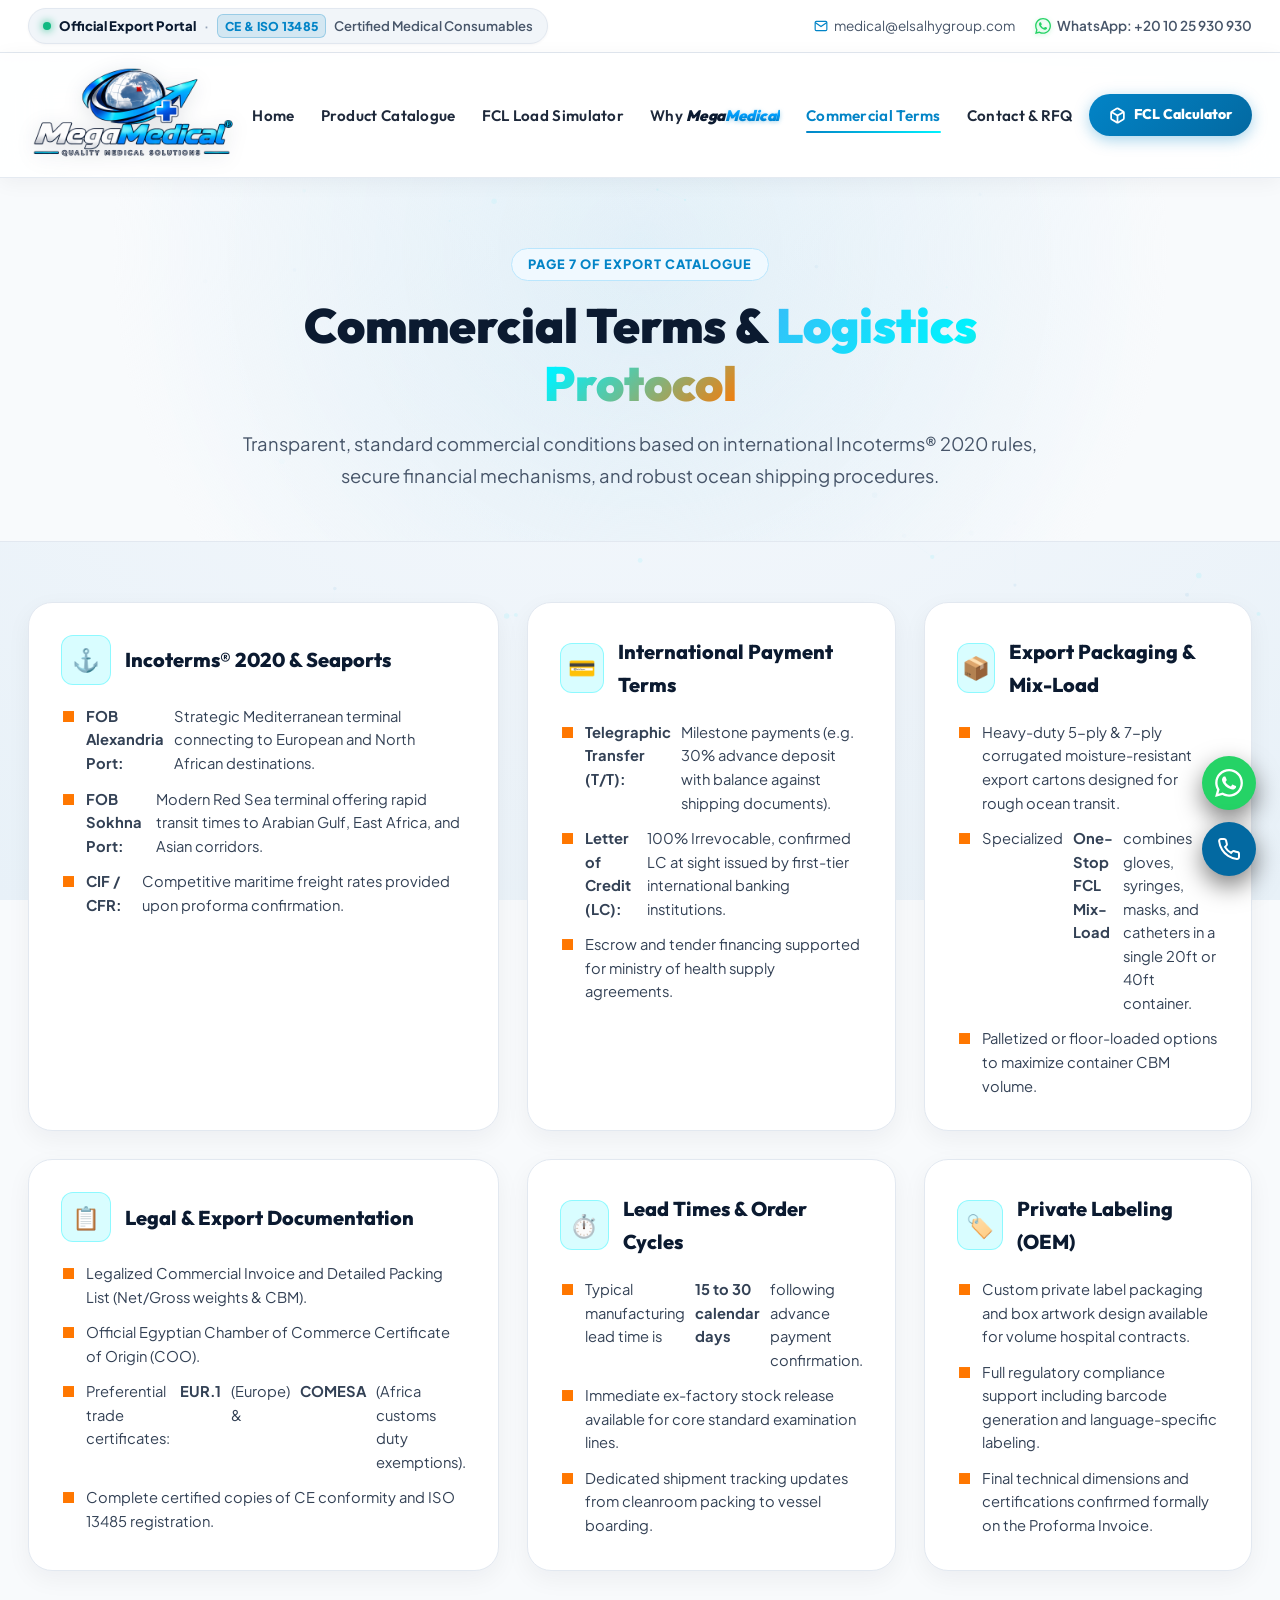
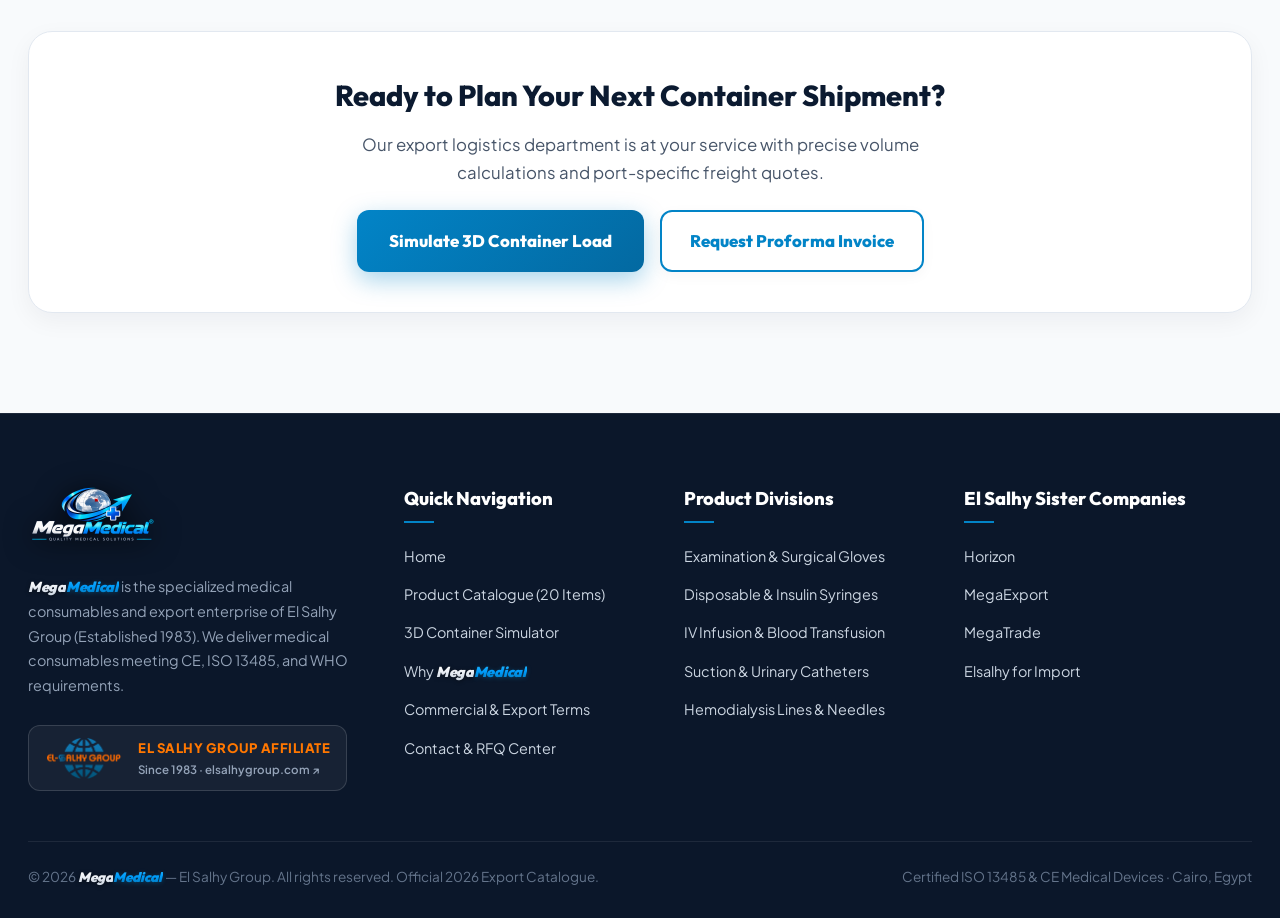
<file: terms.html>
<!DOCTYPE html>
<html lang="en" dir="ltr">
<head>
  <meta charset="UTF-8">
  <meta name="viewport" content="width=device-width, initial-scale=1.0">
  <title>Commercial Terms & Export Logistics | MegaMedical — El Salhy Group</title>
  
  <meta name="description" content="Commercial terms, Incoterms, payment options, export packing standards, shipping documentation, and lead times for MegaMedical supplies.">
  <link rel="icon" type="image/png" href="assets/logo.png">

  <!-- Google Fonts: Plus Jakarta Sans & Outfit -->
  <link rel="preconnect" href="https://fonts.googleapis.com">
  <link rel="preconnect" href="https://fonts.gstatic.com" crossorigin>
  <link href="https://fonts.googleapis.com/css2?family=Outfit:wght@400;500;600;700;800;900&family=Plus+Jakarta+Sans:wght@400;500;600;700;800&display=swap" rel="stylesheet">

  <link rel="stylesheet" href="styles.css?v=2.3">
</head>
<body dir="ltr">

  <canvas id="ambient-canvas"></canvas>

  <div class="app-container">

    <!-- Top Commercial Strip -->
    <div class="top-header-strip">
      <div class="top-strip-inner">
        <div class="group-link-badge">
          <span class="badge-dot-live"></span>
          <span class="top-badge-title">Official Export Portal</span>
          <span class="top-badge-sep">·</span>
          <span class="top-badge-cert">CE &amp; ISO 13485</span>
          <span class="top-badge-desc">Certified Medical Consumables</span>
        </div>

        <div class="top-strip-contacts">
          <a href="mailto:medical@elsalhygroup.com" class="top-strip-link">
            <svg viewBox="0 0 24 24" fill="none" stroke="currentColor" stroke-width="2"><path d="M4 4h16c1.1 0 2 .9 2 2v12c0 1.1-.9 2-2 2H4c-1.1 0-2-.9-2-2V6c0-1.1.9-2 2-2z"/><polyline points="22,6 12,13 2,6"/></svg>
            <span>medical@elsalhygroup.com</span>
          </a>
          <a href="https://wa.me/201025930930" target="_blank" class="top-strip-link top-strip-wa" title="Direct WhatsApp Export Sales Desk">
            <svg width="16" height="16" viewBox="0 0 24 24" fill="#25D366" style="vertical-align: middle; flex-shrink: 0;"><path d="M.057 24l1.687-6.163c-1.041-1.804-1.588-3.849-1.587-5.946.003-6.556 5.338-11.891 11.893-11.891 3.181.001 6.167 1.24 8.413 3.488 2.245 2.248 3.481 5.236 3.48 8.414-.003 6.557-5.338 11.892-11.893 11.892-1.99-.001-3.951-.5-5.688-1.448l-6.305 1.654zm6.597-3.807c1.676.995 3.276 1.591 5.392 1.592 5.448 0 9.886-4.434 9.889-9.885.002-5.462-4.415-9.89-9.881-9.892-5.452 0-9.887 4.434-9.889 9.884-.001 2.225.651 3.891 1.746 5.634l-.999 3.648 3.742-.981zm11.387-5.464c-.074-.124-.272-.198-.57-.347-.297-.149-1.758-.868-2.031-.967-.272-.099-.47-.149-.669.149-.198.297-.768.967-.941 1.165-.173.198-.347.223-.644.074-.297-.149-1.255-.462-2.39-1.475-.883-.788-1.48-1.761-1.653-2.059-.173-.297-.018-.458.13-.606.134-.133.297-.347.446-.521.151-.172.2-.296.3-.495.099-.198.05-.372-.025-.521-.075-.148-.669-1.611-.916-2.206-.242-.579-.487-.501-.669-.51l-.57-.01c-.198 0-.52.074-.792.372s-1.04 1.016-1.04 2.479 1.065 2.876 1.213 3.074c.149.198 2.095 3.2 5.076 4.487.709.306 1.263.489 1.694.626.712.226 1.36.194 1.872.118.571-.085 1.758-.719 2.006-1.413.248-.695.248-1.29.173-1.414z"/></svg>
            <span>WhatsApp: +20 10 25 930 930</span>
          </a>
        </div>
      </div>
    </div>

    <!-- Master Navbar -->
    <header class="main-navbar">
      <div class="navbar-inner">
        <div class="nav-brand-wrap">
          <a href="index.html">
            <img src="assets/logo.png" alt="MegaMedical" class="brand-main-logo">
          </a>
        </div>

        <ul class="nav-menu" id="nav-menu-list">
          <li><a href="index.html" class="nav-item-link">Home</a></li>
          <li><a href="products.html" class="nav-item-link">Product Catalogue</a></li>
          <li><a href="calculator.html" class="nav-item-link">FCL Load Simulator<span id="nav-cart-badge" style="color: var(--salhy-orange); font-weight: 800;"></span></a></li>
          <li><a href="about.html" class="nav-item-link">Why <span class="brand-megamedical"><span class="brand-mega">Mega</span><span class="brand-medical">Medical</span></span></a></li>
          <li><a href="terms.html" class="nav-item-link active">Commercial Terms</a></li>
          <li><a href="contact.html" class="nav-item-link">Contact & RFQ</a></li>
        </ul>

        <div class="nav-actions-group">
          <a href="calculator.html" class="btn-nav-calc">
            <svg width="17" height="17" viewBox="0 0 24 24" fill="none" stroke="currentColor" stroke-width="2.5"><path d="M21 16V8a2 2 0 0 0-1-1.73l-7-4a2 2 0 0 0-2 0l-7 4A2 2 0 0 0 3 8v8a2 2 0 0 0 1 1.73l7 4a2 2 0 0 0 2 0l7-4A2 2 0 0 0 21 16z"/><polyline points="3.27 6.96 12 12.01 20.73 6.96"/><line x1="12" y1="22.08" x2="12" y2="12"/></svg>
            <span>FCL Calculator</span>
          </a>
          <button class="nav-mobile-toggle" id="nav-toggle-btn" aria-label="Toggle Menu">
            <svg width="24" height="24" viewBox="0 0 24 24" fill="none" stroke="currentColor" stroke-width="2"><line x1="3" y1="12" x2="21" y2="12"/><line x1="3" y1="6" x2="21" y2="6"/><line x1="3" y1="18" x2="21" y2="18"/></svg>
          </button>
        </div>
      </div>
    </header>

    <!-- Subpage Hero Banner -->
    <section class="subpage-hero">
      <div class="subpage-hero-inner">
        <span class="badge-tag-cyan">Page 7 of Export Catalogue</span>
        <h1 class="subpage-title">Commercial Terms & <span class="gradient-text">Logistics Protocol</span></h1>
        <p class="subpage-subtitle">
          Transparent, standard commercial conditions based on international Incoterms® 2020 rules, secure financial mechanisms, and robust ocean shipping procedures.
        </p>
      </div>
    </section>

    <!-- Terms Cards Layout -->
    <main class="terms-page-layout">
      <div class="global-container">
        
        <div class="terms-cards-grid">
          
          <div class="term-glass-card">
            <div class="term-card-header">
              <div class="term-icon-bubble">⚓</div>
              <h3 class="term-card-title">Incoterms® 2020 & Seaports</h3>
            </div>
            <ul class="term-card-list">
              <li><span>■</span> <strong>FOB Alexandria Port:</strong> Strategic Mediterranean terminal connecting to European and North African destinations.</li>
              <li><span>■</span> <strong>FOB Sokhna Port:</strong> Modern Red Sea terminal offering rapid transit times to Arabian Gulf, East Africa, and Asian corridors.</li>
              <li><span>■</span> <strong>CIF / CFR:</strong> Competitive maritime freight rates provided upon proforma confirmation.</li>
            </ul>
          </div>

          <div class="term-glass-card">
            <div class="term-card-header">
              <div class="term-icon-bubble">💳</div>
              <h3 class="term-card-title">International Payment Terms</h3>
            </div>
            <ul class="term-card-list">
              <li><span>■</span> <strong>Telegraphic Transfer (T/T):</strong> Milestone payments (e.g. 30% advance deposit with balance against shipping documents).</li>
              <li><span>■</span> <strong>Letter of Credit (LC):</strong> 100% Irrevocable, confirmed LC at sight issued by first-tier international banking institutions.</li>
              <li><span>■</span> Escrow and tender financing supported for ministry of health supply agreements.</li>
            </ul>
          </div>

          <div class="term-glass-card">
            <div class="term-card-header">
              <div class="term-icon-bubble">📦</div>
              <h3 class="term-card-title">Export Packaging & Mix-Load</h3>
            </div>
            <ul class="term-card-list">
              <li><span>■</span> Heavy-duty 5-ply & 7-ply corrugated moisture-resistant export cartons designed for rough ocean transit.</li>
              <li><span>■</span> Specialized <strong>One-Stop FCL Mix-Load</strong> combines gloves, syringes, masks, and catheters in a single 20ft or 40ft container.</li>
              <li><span>■</span> Palletized or floor-loaded options to maximize container CBM volume.</li>
            </ul>
          </div>

          <div class="term-glass-card">
            <div class="term-card-header">
              <div class="term-icon-bubble">📋</div>
              <h3 class="term-card-title">Legal & Export Documentation</h3>
            </div>
            <ul class="term-card-list">
              <li><span>■</span> Legalized Commercial Invoice and Detailed Packing List (Net/Gross weights & CBM).</li>
              <li><span>■</span> Official Egyptian Chamber of Commerce Certificate of Origin (COO).</li>
              <li><span>■</span> Preferential trade certificates: <strong>EUR.1</strong> (Europe) & <strong>COMESA</strong> (Africa customs duty exemptions).</li>
              <li><span>■</span> Complete certified copies of CE conformity and ISO 13485 registration.</li>
            </ul>
          </div>

          <div class="term-glass-card">
            <div class="term-card-header">
              <div class="term-icon-bubble">⏱️</div>
              <h3 class="term-card-title">Lead Times & Order Cycles</h3>
            </div>
            <ul class="term-card-list">
              <li><span>■</span> Typical manufacturing lead time is <strong>15 to 30 calendar days</strong> following advance payment confirmation.</li>
              <li><span>■</span> Immediate ex-factory stock release available for core standard examination lines.</li>
              <li><span>■</span> Dedicated shipment tracking updates from cleanroom packing to vessel boarding.</li>
            </ul>
          </div>

          <div class="term-glass-card">
            <div class="term-card-header">
              <div class="term-icon-bubble">🏷️</div>
              <h3 class="term-card-title">Private Labeling (OEM)</h3>
            </div>
            <ul class="term-card-list">
              <li><span>■</span> Custom private label packaging and box artwork design available for volume hospital contracts.</li>
              <li><span>■</span> Full regulatory compliance support including barcode generation and language-specific labeling.</li>
              <li><span>■</span> Final technical dimensions and certifications confirmed formally on the Proforma Invoice.</li>
            </ul>
          </div>

        </div>

        <!-- Direct CTA Strip -->
        <div style="margin-top: 60px; background: #ffffff; border: 1px solid #e2e8f0; border-radius: var(--radius-xl); padding: 40px; text-align: center; box-shadow: 0 8px 25px rgba(11, 26, 48, 0.05);">
          <h3 style="font-family: var(--font-display); font-size: 1.8rem; font-weight: 800; color: #0b1a30; margin-bottom: 12px;">Ready to Plan Your Next Container Shipment?</h3>
          <p style="color: #475569; font-size: 1.05rem; max-width: 650px; margin: 0 auto 24px;">Our export logistics department is at your service with precise volume calculations and port-specific freight quotes.</p>
          <div style="display: flex; justify-content: center; gap: 16px; flex-wrap: wrap;">
            <a href="calculator.html" class="btn-primary-neon">Simulate 3D Container Load</a>
            <a href="contact.html" class="btn-secondary-dark">Request Proforma Invoice</a>
          </div>
        </div>

      </div>
    </main>

    <!-- Master Footer -->
    <footer class="master-footer">
      <div class="global-container">
        <div class="footer-columns-grid">
          <div>
            <img src="assets/logo.png" alt="MegaMedical" class="footer-logo-img">
            <p class="footer-bio-text">
              <span class="brand-megamedical"><span class="brand-mega">Mega</span><span class="brand-medical">Medical</span></span> is the specialized medical consumables and export enterprise of El Salhy Group (Established 1983). We deliver medical consumables meeting CE, ISO 13485, and WHO requirements.
            </p>
            <a href="https://elsalhygroup.com" target="_blank" rel="noopener noreferrer" class="footer-salhy-link" title="Visit El Salhy Group Corporate Website">
              <img src="assets/elsalhy_logo.png" alt="El Salhy Group" class="footer-salhy-logo">
              <div class="footer-salhy-text-col">
                <span class="footer-salhy-badge">EL SALHY GROUP AFFILIATE</span>
                <span class="footer-salhy-sub">Since 1983 · elsalhygroup.com ↗</span>
              </div>
            </a>
          </div>

          <div>
            <h4 class="footer-heading">Quick Navigation</h4>
            <ul class="footer-nav-list">
              <li><a href="index.html">Home</a></li>
              <li><a href="products.html">Product Catalogue (20 Items)</a></li>
              <li><a href="calculator.html">3D Container Simulator</a></li>
              <li><a href="about.html">Why <span class="brand-megamedical"><span class="brand-mega">Mega</span><span class="brand-medical">Medical</span></span></a></li>
              <li><a href="terms.html">Commercial & Export Terms</a></li>
              <li><a href="contact.html">Contact & RFQ Center</a></li>
            </ul>
          </div>

          <div>
            <h4 class="footer-heading">Product Divisions</h4>
            <ul class="footer-nav-list">
              <li><a href="products.html">Examination & Surgical Gloves</a></li>
              <li><a href="products.html">Disposable & Insulin Syringes</a></li>
              <li><a href="products.html">IV Infusion & Blood Transfusion</a></li>
              <li><a href="products.html">Suction & Urinary Catheters</a></li>
              <li><a href="products.html">Hemodialysis Lines & Needles</a></li>
            </ul>
          </div>

          <div>
            <h4 class="footer-heading">El Salhy Sister Companies</h4>
            <ul class="footer-nav-list">
              <li><a href="https://elsalhygroup.com/horizon" target="_blank">Horizon</a></li>
              <li><a href="https://elsalhygroup.com/MegaExport/" target="_blank">MegaExport</a></li>
              <li><a href="https://elsalhygroup.com/megatrade22/" target="_blank">MegaTrade</a></li>
              <li><a href="https://elsalhygroup.com/import-trade/" target="_blank">Elsalhy for Import</a></li>
            </ul>
          </div>
        </div>

        <div class="footer-legal-bar">
          <div>© 2026 <span class="brand-megamedical"><span class="brand-mega">Mega</span><span class="brand-medical">Medical</span></span> — El Salhy Group. All rights reserved. Official 2026 Export Catalogue.</div>
          <div>Certified ISO 13485 & CE Medical Devices · Cairo, Egypt</div>
        </div>
      </div>
    </footer>

    <!-- Floating Dock -->
    <div class="floating-dock-wrap">
      <a href="https://wa.me/201025930930" target="_blank" class="dock-action-btn btn-dock-whatsapp" title="WhatsApp Sales Desk">
        <svg width="28" height="28" viewBox="0 0 24 24" fill="currentColor"><path d="M.057 24l1.687-6.163c-1.041-1.804-1.588-3.849-1.587-5.946.003-6.556 5.338-11.891 11.893-11.891 3.181.001 6.167 1.24 8.413 3.488 2.245 2.248 3.481 5.236 3.48 8.414-.003 6.557-5.338 11.892-11.893 11.892-1.99-.001-3.951-.5-5.688-1.448l-6.305 1.654zm6.597-3.807c1.676.995 3.276 1.591 5.392 1.592 5.448 0 9.886-4.434 9.889-9.885.002-5.462-4.415-9.89-9.881-9.892-5.452 0-9.887 4.434-9.889 9.884-.001 2.225.651 3.891 1.746 5.634l-.999 3.648 3.742-.981zm11.387-5.464c-.074-.124-.272-.198-.57-.347-.297-.149-1.758-.868-2.031-.967-.272-.099-.47-.149-.669.149-.198.297-.768.967-.941 1.165-.173.198-.347.223-.644.074-.297-.149-1.255-.462-2.39-1.475-.883-.788-1.48-1.761-1.653-2.059-.173-.297-.018-.458.13-.606.134-.133.297-.347.446-.521.151-.172.2-.296.3-.495.099-.198.05-.372-.025-.521-.075-.148-.669-1.611-.916-2.206-.242-.579-.487-.501-.669-.51l-.57-.01c-.198 0-.52.074-.792.372s-1.04 1.016-1.04 2.479 1.065 2.876 1.213 3.074c.149.198 2.095 3.2 5.076 4.487.709.306 1.263.489 1.694.626.712.226 1.36.194 1.872.118.571-.085 1.758-.719 2.006-1.413.248-.695.248-1.29.173-1.414z"/></svg>
      </a>
      <a href="tel:+201025930930" class="dock-action-btn btn-dock-phone" title="Call Cairo Office">
        <svg width="24" height="24" viewBox="0 0 24 24" fill="none" stroke="currentColor" stroke-width="2"><path d="M22 16.92v3a2 2 0 0 1-2.18 2 19.79 19.79 0 0 1-8.63-3.07 19.5 19.5 0 0 1-6-6 19.79 19.79 0 0 1-3.07-8.67A2 2 0 0 1 4.11 2h3a2 2 0 0 1 2 1.72 12.84 12.84 0 0 0 .7 2.81 2 2 0 0 1-.45 2.11L8.09 9.91a16 16 0 0 0 6 6l1.27-1.27a2 2 0 0 1 2.11-.45 12.84 12.84 0 0 0 2.81.7A2 2 0 0 1 22 16.92z"/></svg>
      </a>
    </div>

  </div>

  <script src="common.js?v=2.3"></script>
</body>
</html>
</file>
<file: styles.css>
/* ==========================================================================
   MEGA MEDICAL — NEXT-GEN CLINICAL TECH & LUXURY VISUAL SYSTEM
   Parent: El Salhy Group (Established 1983)
   ========================================================================== */

:root {
  --bg-deep: #f8fafc;
  --bg-darker: #f1f5f9;
  --bg-surface: #ffffff;
  --bg-card: #ffffff;
  --bg-card-hover: #ffffff;
  
  --neon-cyan: #0284c7;
  --neon-cyan-glow: rgba(2, 132, 199, 0.25);
  --electric-blue: #0369a1;
  --electric-blue-light: #0284c7;
  --pure-teal: #0d9488;
  
  --salhy-orange: #ff7700;
  --salhy-orange-glow: rgba(255, 119, 0, 0.35);
  --salhy-gold: #ea580c;
  
  --border-neon: rgba(2, 132, 199, 0.20);
  --border-neon-strong: rgba(2, 132, 199, 0.45);
  --border-orange: rgba(255, 119, 0, 0.35);
  --border-white-frosted: rgba(226, 232, 240, 0.90);
  
  --text-pure: #0b1a30;
  --text-silver: #1e293b;
  --text-muted: #475569;
  --text-dim: #64748b;
  
  --font-display: 'Outfit', -apple-system, BlinkMacSystemFont, sans-serif;
  --font-body: 'Plus Jakarta Sans', -apple-system, BlinkMacSystemFont, sans-serif;
  
  --radius-xl: 24px;
  --radius-lg: 16px;
  --radius-md: 12px;
  --radius-sm: 8px;
  
  --shadow-neon: 0 8px 25px rgba(2, 132, 199, 0.18);
  --shadow-orange: 0 8px 25px rgba(255, 119, 0, 0.22);
  --shadow-deep: 0 15px 35px rgba(11, 26, 48, 0.08);
  
  --transition-fast: 0.2s cubic-bezier(0.16, 1, 0.3, 1);
  --transition-smooth: 0.35s cubic-bezier(0.16, 1, 0.3, 1);
}

/* Base Reset */
*, *::before, *::after {
  box-sizing: border-box;
  margin: 0;
  padding: 0;
}

html {
  scroll-behavior: smooth;
  font-size: 16px;
  -webkit-font-smoothing: antialiased;
  background-color: #f8fafc;
  cursor: url('assets/cursor.png') 0 0, auto;
}

body {
  background-color: #f8fafc;
  background-image: 
    radial-gradient(circle at 50% 0%, #ffffff 0%, #f1f6fb 45%, #e8f1f8 100%);
  background-attachment: fixed;
  color: var(--text-silver);
  font-family: var(--font-body);
  line-height: 1.65;
  overflow-x: hidden;
  min-height: 100vh;
  position: relative;
  cursor: url('assets/cursor.png') 0 0, auto;
}

/* Custom MegaMedical Cursor for Interactive Elements */
a, button, [role="button"], input[type="submit"], input[type="button"], select, 
.btn-primary-neon, .btn-secondary-dark, .btn-nav-calc, .subsidiary-neon-card, 
.stepper-btn, .slider-arrow-btn, .slider-tab-dot, .btn-slide-explore, 
.product-matrix-card, .term-glass-card, .dock-action-btn {
  cursor: url('assets/cursor.png') 0 0, pointer !important;
}

/* Custom Scrollbar */
::-webkit-scrollbar {
  width: 8px;
}
::-webkit-scrollbar-track {
  background: var(--bg-deep);
}
::-webkit-scrollbar-thumb {
  background: linear-gradient(180deg, var(--neon-cyan), var(--electric-blue));
  border-radius: 4px;
}
::-webkit-scrollbar-thumb:hover {
  background: var(--salhy-orange);
}

/* Dynamic Ambient Canvas */
#ambient-canvas {
  position: fixed;
  top: 0;
  left: 0;
  width: 100%;
  height: 100%;
  z-index: 0;
  pointer-events: none;
  opacity: 0.7;
}

/* Custom Cursor Circle - Disabled per user preference */
.custom-cursor-dot,
.custom-cursor-trail {
  display: none !important;
}

/* App Master Layout */
.app-container {
  position: relative;
  z-index: 1;
  display: flex;
  flex-direction: column;
  min-height: 100vh;
}

/* ==========================================================================
   TOP BAR (Group Affiliation & Global Commercial Info)
   ========================================================================== */
.top-header-strip {
  background: linear-gradient(90deg, rgba(16, 34, 62, 0.95) 0%, rgba(24, 48, 84, 0.95) 50%, rgba(16, 34, 62, 0.95) 100%);
  backdrop-filter: blur(16px);
  border-bottom: 1px solid rgba(255, 255, 255, 0.16);
  box-shadow: 0 2px 15px rgba(0, 0, 0, 0.15);
  padding: 8px 0;
  font-size: 0.85rem;
  color: #cbd5e1;
}

.top-strip-inner {
  max-width: 1400px;
  margin: 0 auto;
  padding: 0 28px;
  display: flex;
  align-items: center;
  justify-content: space-between;
  flex-wrap: wrap;
  gap: 12px;
}

.group-link-badge {
  display: inline-flex;
  align-items: center;
  gap: 8px;
  background: #f1f5f9;
  border: 1px solid #e2e8f0;
  padding: 5px 14px;
  border-radius: 20px;
  font-size: 0.82rem;
  font-weight: 700;
  color: #0b1a30;
  box-shadow: 0 1px 3px rgba(11, 26, 48, 0.04);
}

.group-link-badge span {
  color: #0b1a30;
}

.top-badge-title {
  color: #0b1a30 !important;
  font-weight: 800;
}

.top-badge-sep {
  color: #94a3b8 !important;
}

.top-badge-cert {
  background: rgba(2, 132, 199, 0.12);
  color: #0284c7 !important;
  border: 1px solid rgba(2, 132, 199, 0.28);
  padding: 1px 7px;
  border-radius: 6px;
  font-weight: 800;
  font-size: 0.76rem;
  letter-spacing: 0.3px;
}

.top-badge-desc {
  color: #475569 !important;
  font-weight: 600;
}

.badge-dot-live {
  width: 8px;
  height: 8px;
  border-radius: 50%;
  background: #10b981;
  box-shadow: 0 0 8px #10b981;
  display: inline-block;
  flex-shrink: 0;
  animation: pulse-ring 1.5s infinite;
}

.group-link-badge a {
  color: var(--text-pure);
  text-decoration: none;
  font-weight: 600;
  display: inline-flex;
  align-items: center;
  gap: 5px;
  transition: var(--transition-fast);
}

.group-link-badge a:hover {
  color: var(--salhy-orange);
}

.tag-legacy {
  background: rgba(255, 119, 0, 0.15);
  color: var(--salhy-orange);
  border: 1px solid rgba(255, 119, 0, 0.35);
  font-size: 0.72rem;
  font-weight: 800;
  padding: 2px 8px;
  border-radius: 12px;
  letter-spacing: 0.5px;
}

.top-strip-contacts {
  display: flex;
  align-items: center;
  gap: 20px;
}

.top-strip-link {
  color: var(--text-silver);
  text-decoration: none;
  display: flex;
  align-items: center;
  gap: 6px;
  transition: var(--transition-fast);
}

.top-strip-link:hover {
  color: var(--neon-cyan);
}

.top-strip-link svg {
  width: 14px;
  height: 14px;
  color: var(--neon-cyan);
}

.sound-toggle-btn {
  background: rgba(0, 242, 254, 0.1);
  border: 1px solid var(--border-neon);
  color: var(--neon-cyan);
  padding: 4px 10px;
  border-radius: 20px;
  font-size: 0.75rem;
  font-weight: 700;
  cursor: pointer;
  display: flex;
  align-items: center;
  gap: 5px;
  transition: var(--transition-fast);
}

.sound-toggle-btn:hover {
  background: var(--neon-cyan);
  color: var(--bg-deep);
  box-shadow: 0 0 15px var(--neon-cyan-glow);
}

/* ==========================================================================
   NAVIGATION BAR (Glassmorphism & Neon Indicators)
   ========================================================================== */
.main-navbar {
  position: sticky;
  top: 0;
  z-index: 50;
  background: rgba(14, 28, 52, 0.90);
  backdrop-filter: blur(20px);
  border-bottom: 1px solid rgba(255, 255, 255, 0.16);
  box-shadow: 0 6px 25px rgba(0, 0, 0, 0.2), inset 0 1px 0 rgba(255, 255, 255, 0.18);
  transition: var(--transition-smooth);
}

.main-navbar.scrolled {
  background: rgba(12, 24, 46, 0.96);
  border-bottom-color: rgba(255, 255, 255, 0.22);
  box-shadow: 0 15px 35px rgba(0, 0, 0, 0.4);
}

.navbar-inner {
  max-width: 1400px;
  margin: 0 auto;
  padding: 10px 28px;
  display: flex;
  align-items: center;
  justify-content: space-between;
}

.nav-brand-wrap {
  display: flex;
  align-items: center;
  gap: 16px;
  text-decoration: none;
}

.brand-main-logo {
  height: 104px;
  width: auto;
  max-width: 330px;
  object-fit: contain;
  filter: drop-shadow(0 4px 12px rgba(0, 0, 0, 0.15)) drop-shadow(0 0 12px rgba(0, 242, 254, 0.35));
  transition: var(--transition-smooth);
  display: block;
}

.brand-main-logo:hover {
  transform: scale(1.03);
  filter: drop-shadow(0 6px 18px rgba(0, 0, 0, 0.2)) drop-shadow(0 0 20px rgba(0, 242, 254, 0.6));
}

.brand-divider {
  width: 1px;
  height: 32px;
  background: rgba(255, 255, 255, 0.15);
}

.brand-parent-logo {
  height: 36px;
  width: auto;
  opacity: 0.88;
  transition: opacity 0.2s;
}

.brand-parent-logo:hover {
  opacity: 1;
}

.nav-menu {
  display: flex;
  align-items: center;
  gap: 26px;
  list-style: none;
}

.nav-item-link {
  color: var(--text-silver);
  text-decoration: none;
  font-family: var(--font-display);
  font-weight: 600;
  font-size: 0.95rem;
  letter-spacing: 0.3px;
  position: relative;
  padding: 6px 0;
  transition: var(--transition-fast);
}

.nav-item-link::after {
  content: '';
  position: absolute;
  bottom: -2px;
  left: 0;
  width: 0%;
  height: 2px;
  background: linear-gradient(90deg, var(--neon-cyan), var(--electric-blue));
  border-radius: 2px;
  transition: width 0.3s ease;
}

.nav-item-link:hover, .nav-item-link.active {
  color: var(--text-pure);
}

.nav-item-link:hover::after, .nav-item-link.active::after {
  width: 100%;
}

.nav-actions-group {
  display: flex;
  align-items: center;
  gap: 14px;
}

.btn-nav-calc {
  background: linear-gradient(135deg, #0284c7 0%, #00f2fe 100%);
  color: #030712;
  font-family: var(--font-display);
  font-weight: 800;
  font-size: 0.88rem;
  padding: 9px 20px;
  border-radius: 30px;
  text-decoration: none;
  display: inline-flex;
  align-items: center;
  gap: 8px;
  box-shadow: 0 0 20px var(--neon-cyan-glow);
  transition: var(--transition-smooth);
}

.btn-nav-calc:hover {
  transform: translateY(-2px) scale(1.03);
  box-shadow: 0 0 30px rgba(0, 242, 254, 0.7);
}

.nav-mobile-toggle {
  display: none;
  background: transparent;
  border: 1px solid var(--border-neon);
  color: var(--text-pure);
  padding: 8px;
  border-radius: var(--radius-sm);
  cursor: pointer;
}

/* ==========================================================================
   PAGE HERO BANNER (FOR SUB-PAGES)
   ========================================================================== */
.subpage-hero {
  position: relative;
  padding: 70px 0 50px;
  background: radial-gradient(circle at 50% 20%, rgba(2, 132, 199, 0.18) 0%, rgba(3, 7, 18, 0.98) 70%);
  border-bottom: 1px solid var(--border-neon);
  text-align: center;
  overflow: hidden;
}

.subpage-hero-inner {
  max-width: 900px;
  margin: 0 auto;
  padding: 0 24px;
  position: relative;
  z-index: 5;
}

.badge-tag-cyan {
  display: inline-flex;
  align-items: center;
  gap: 8px;
  background: rgba(0, 242, 254, 0.1);
  border: 1px solid rgba(0, 242, 254, 0.35);
  color: var(--neon-cyan);
  padding: 5px 16px;
  border-radius: 30px;
  font-size: 0.8rem;
  font-weight: 800;
  text-transform: uppercase;
  letter-spacing: 1px;
  margin-bottom: 16px;
}

.subpage-title {
  font-family: var(--font-display);
  font-size: 3rem;
  font-weight: 900;
  color: var(--text-pure);
  line-height: 1.2;
  margin-bottom: 16px;
}

.subpage-title .gradient-text {
  background: linear-gradient(135deg, #38bdf8 0%, #00f2fe 50%, #ff7700 100%);
  -webkit-background-clip: text;
  -webkit-text-fill-color: transparent;
}

.subpage-subtitle {
  font-size: 1.15rem;
  color: var(--text-muted);
  line-height: 1.7;
}

/* ==========================================================================
   HOME PAGE: 3D THREE.JS HERO SECTION
   ========================================================================== */
.home-hero-section {
  position: relative;
  min-height: 88vh;
  display: flex;
  align-items: center;
  padding: 60px 0 80px;
  overflow: hidden;
  background: 
    radial-gradient(circle at 50% -20%, rgba(255, 255, 255, 0.22) 0%, rgba(255, 255, 255, 0.05) 35%, transparent 68%),
    radial-gradient(circle at 80% 25%, rgba(0, 242, 254, 0.16) 0%, transparent 50%),
    radial-gradient(circle at 10% 70%, rgba(255, 255, 255, 0.08) 0%, transparent 45%),
    linear-gradient(180deg, #0f1f38 0%, #0a172c 100%);
  border-bottom: 1px solid rgba(255, 255, 255, 0.14);
}

.hero-3d-canvas-container {
  position: absolute;
  top: 0;
  right: 0;
  width: 55%;
  height: 100%;
  z-index: 2;
  pointer-events: auto;
}

.home-hero-grid {
  max-width: 1400px;
  margin: 0 auto;
  padding: 0 28px;
  display: grid;
  grid-template-columns: 1.1fr 0.9fr;
  align-items: center;
  gap: 40px;
  position: relative;
  z-index: 5;
}

.hero-text-block {
  display: flex;
  flex-direction: column;
  gap: 24px;
}

.hero-main-title {
  font-family: var(--font-display);
  font-size: 3.6rem;
  font-weight: 900;
  line-height: 1.12;
  color: var(--text-pure);
  letter-spacing: -0.5px;
}

.hero-main-title .gradient-cyan {
  background: linear-gradient(135deg, #38bdf8, #00f2fe);
  -webkit-background-clip: text;
  -webkit-text-fill-color: transparent;
  text-shadow: 0 0 40px rgba(0, 242, 254, 0.35);
}

.hero-main-title .gradient-orange {
  color: var(--salhy-orange);
  text-shadow: 0 0 30px var(--salhy-orange-glow);
}

.hero-lead-para {
  font-size: 1.2rem;
  color: var(--text-silver);
  line-height: 1.7;
  max-width: 620px;
}

.hero-chips-bar {
  display: flex;
  flex-wrap: wrap;
  gap: 10px;
}

.hero-spec-chip {
  background: rgba(255, 255, 255, 0.08);
  border: 1px solid rgba(255, 255, 255, 0.22);
  padding: 8px 16px;
  border-radius: var(--radius-sm);
  font-size: 0.85rem;
  font-weight: 700;
  color: #ffffff;
  display: flex;
  align-items: center;
  gap: 8px;
  backdrop-filter: blur(12px);
  box-shadow: 0 4px 15px rgba(0, 0, 0, 0.15), inset 0 1px 0 rgba(255, 255, 255, 0.25);
  transition: var(--transition-fast);
}

.hero-spec-chip:hover {
  border-color: #ffffff;
  background: rgba(255, 255, 255, 0.16);
  transform: translateY(-2px);
  box-shadow: 0 6px 20px rgba(255, 255, 255, 0.2);
}

.hero-buttons-row {
  display: flex;
  align-items: center;
  gap: 16px;
  flex-wrap: wrap;
  margin-top: 10px;
}

.btn-primary-neon {
  background: linear-gradient(135deg, #0284c7 0%, #00f2fe 100%);
  color: #030712;
  padding: 15px 32px;
  border-radius: var(--radius-md);
  text-decoration: none;
  font-family: var(--font-display);
  font-weight: 800;
  font-size: 1.05rem;
  display: inline-flex;
  align-items: center;
  gap: 10px;
  box-shadow: 0 10px 30px -5px var(--neon-cyan-glow);
  transition: var(--transition-smooth);
}

.btn-primary-neon:hover {
  transform: translateY(-3px) scale(1.02);
  box-shadow: 0 15px 40px -5px rgba(0, 242, 254, 0.7);
}

.btn-secondary-dark {
  background: rgba(255, 255, 255, 0.10);
  border: 1px solid rgba(255, 255, 255, 0.35);
  color: #ffffff;
  padding: 15px 28px;
  border-radius: var(--radius-md);
  text-decoration: none;
  font-family: var(--font-display);
  font-weight: 800;
  font-size: 1.05rem;
  display: inline-flex;
  align-items: center;
  gap: 10px;
  backdrop-filter: blur(12px);
  box-shadow: 0 4px 18px rgba(0, 0, 0, 0.15), inset 0 1px 0 rgba(255, 255, 255, 0.32);
  transition: var(--transition-smooth);
}

.btn-secondary-dark:hover {
  border-color: #ffffff;
  background: rgba(255, 255, 255, 0.22);
  color: #ffffff;
  transform: translateY(-3px);
  box-shadow: 0 0 30px rgba(255, 255, 255, 0.25);
}

/* 3D Showcase Card on Hero */
.hero-glass-card-wrap {
  position: relative;
  z-index: 5;
}

.hero-3d-featured-card {
  background: rgba(6, 18, 38, 0.5);
  border: 1px solid rgba(0, 242, 254, 0.28);
  border-radius: var(--radius-xl);
  padding: 26px;
  box-shadow: 0 20px 50px rgba(0, 0, 0, 0.6), 0 0 25px rgba(0, 242, 254, 0.15);
  backdrop-filter: blur(16px);
  transition: transform 0.4s ease, box-shadow 0.4s ease, border-color 0.4s ease;
  position: relative;
  overflow: hidden;
}

.hero-3d-featured-card:hover {
  border-color: var(--neon-cyan);
  box-shadow: 0 25px 60px rgba(0, 0, 0, 0.8), 0 0 35px rgba(0, 242, 254, 0.3);
}

/* ==========================================================================
   MEGA MEDICAL — HERO SHOWCASE SLIDER (Modern, Lightweight & High-Performance)
   ========================================================================== */
.hero-showcase-slider-wrap {
  position: relative;
  z-index: 5;
  width: 100%;
}

.hero-slider-box {
  background: linear-gradient(165deg, rgba(255, 255, 255, 0.12) 0%, rgba(16, 34, 64, 0.90) 35%, rgba(10, 22, 44, 0.98) 100%);
  border: 1px solid rgba(255, 255, 255, 0.28);
  border-radius: var(--radius-xl);
  overflow: hidden;
  box-shadow: 0 25px 60px rgba(0, 0, 0, 0.45), inset 0 1px 0 rgba(255, 255, 255, 0.38), 0 0 35px rgba(0, 242, 254, 0.15);
  backdrop-filter: blur(20px);
  position: relative;
  transition: border-color var(--transition-smooth), box-shadow var(--transition-smooth);
}

.hero-slider-box:hover {
  border-color: rgba(255, 255, 255, 0.5);
  box-shadow: 0 30px 70px rgba(0, 0, 0, 0.6), 0 0 45px rgba(255, 255, 255, 0.25);
}

.hero-slides-wrapper {
  position: relative;
  width: 100%;
  min-height: 470px;
}

.hero-slide-item {
  position: absolute;
  top: 0;
  left: 0;
  width: 100%;
  height: 100%;
  opacity: 0;
  visibility: hidden;
  pointer-events: none;
  transition: opacity 0.5s cubic-bezier(0.16, 1, 0.3, 1), transform 0.5s cubic-bezier(0.16, 1, 0.3, 1);
  transform: scale(0.98);
  display: flex;
  flex-direction: column;
}

.hero-slide-item.active {
  opacity: 1;
  visibility: visible;
  pointer-events: auto;
  transform: scale(1);
  position: relative;
}

/* Media Frame (High-Res Realistic Studio Photography) */
.slide-media-frame {
  position: relative;
  width: 100%;
  height: 270px;
  overflow: hidden;
  background: #030712;
}

.slide-media-img {
  width: 100%;
  height: 100%;
  object-fit: cover;
  object-position: center;
  transition: transform 6s cubic-bezier(0.1, 0.9, 0.2, 1);
}

.hero-slide-item.active .slide-media-img {
  transform: scale(1.05);
}

.slide-glass-vignette {
  position: absolute;
  top: 0;
  left: 0;
  width: 100%;
  height: 100%;
  background: linear-gradient(180deg, rgba(3, 7, 18, 0.15) 0%, rgba(3, 7, 18, 0.45) 60%, rgba(6, 18, 38, 0.98) 100%);
  pointer-events: none;
}

.slide-floating-tag {
  position: absolute;
  top: 14px;
  left: 14px;
  background: rgba(3, 10, 24, 0.88);
  border: 1px solid rgba(0, 242, 254, 0.35);
  border-radius: 20px;
  padding: 5px 12px;
  font-size: 0.72rem;
  font-weight: 800;
  letter-spacing: 0.6px;
  color: #ffffff;
  display: flex;
  align-items: center;
  gap: 8px;
  backdrop-filter: blur(12px);
  box-shadow: 0 6px 18px rgba(0, 0, 0, 0.5);
}

.slide-floating-tag.tag-orange {
  border-color: rgba(255, 119, 0, 0.45);
}

.pulse-dot-green {
  width: 7px;
  height: 7px;
  border-radius: 50%;
  background: #10b981;
  box-shadow: 0 0 8px #10b981;
}

.pulse-dot-orange {
  width: 7px;
  height: 7px;
  border-radius: 50%;
  background: var(--salhy-orange);
  box-shadow: 0 0 8px var(--salhy-orange);
}

/* Slide Info Body */
.slide-body-info {
  padding: 20px 24px 16px;
  display: flex;
  flex-direction: column;
  gap: 10px;
  background: linear-gradient(180deg, rgba(16, 32, 60, 0.95) 0%, rgba(10, 22, 44, 0.98) 100%);
  border-top: 1px solid rgba(255, 255, 255, 0.14);
  flex-grow: 1;
}

.slide-category-line {
  display: flex;
  align-items: center;
  justify-content: space-between;
  gap: 10px;
}

.slide-cat-badge {
  font-size: 0.75rem;
  font-weight: 800;
  color: var(--neon-cyan);
  letter-spacing: 0.5px;
  text-transform: uppercase;
}

.slide-cat-badge.cat-orange {
  color: var(--salhy-orange);
}

.slide-spec-code {
  font-size: 0.72rem;
  font-weight: 800;
  color: #94a3b8;
  background: rgba(255, 255, 255, 0.08);
  border: 1px solid rgba(255, 255, 255, 0.12);
  padding: 2px 8px;
  border-radius: 4px;
}

.slide-spec-code.code-orange {
  color: var(--salhy-orange);
  border-color: rgba(255, 119, 0, 0.3);
  background: rgba(255, 119, 0, 0.1);
}

.slide-headline {
  font-family: var(--font-display);
  font-size: 1.4rem;
  font-weight: 800;
  color: #ffffff !important;
  line-height: 1.25;
  margin: 0;
}

.slide-description {
  font-size: 0.88rem;
  color: #e2e8f0 !important;
  line-height: 1.55;
  margin: 0;
}

.slide-media-img.banner-contain-img {
  object-fit: contain;
  background: linear-gradient(135deg, #041228 0%, #071c3b 100%);
  padding: 6px;
}

.slide-features-row {
  display: flex;
  flex-wrap: wrap;
  gap: 8px;
  margin-top: 4px;
}

.slide-feat-badge {
  background: rgba(0, 242, 254, 0.08);
  border: 1px solid rgba(0, 242, 254, 0.22);
  color: var(--neon-cyan);
  font-size: 0.74rem;
  font-weight: 700;
  padding: 3px 10px;
  border-radius: 6px;
}

.slide-action-toolbar {
  display: flex;
  align-items: center;
  justify-content: space-between;
  margin-top: 10px;
  padding-top: 12px;
  border-top: 1px solid rgba(255, 255, 255, 0.08);
}

.btn-slide-explore {
  background: linear-gradient(135deg, #0284c7 0%, #00f2fe 100%);
  color: #030712;
  text-decoration: none;
  font-family: var(--font-display);
  font-size: 0.85rem;
  font-weight: 800;
  padding: 8px 18px;
  border-radius: 8px;
  display: inline-flex;
  align-items: center;
  gap: 8px;
  box-shadow: 0 4px 15px rgba(0, 242, 254, 0.35);
  transition: var(--transition-fast);
}

.btn-slide-explore:hover {
  transform: translateY(-2px);
  box-shadow: 0 6px 20px rgba(0, 242, 254, 0.65);
}

.btn-slide-explore.btn-slide-orange {
  background: linear-gradient(135deg, #ff7700 0%, #ea580c 100%);
  color: #ffffff;
  box-shadow: 0 4px 15px rgba(255, 119, 0, 0.4);
}

.btn-slide-explore.btn-slide-orange:hover {
  box-shadow: 0 6px 20px rgba(255, 119, 0, 0.7);
}

.slide-step-indicator {
  font-family: var(--font-display);
  font-size: 0.82rem;
  font-weight: 800;
  color: var(--neon-cyan);
  letter-spacing: 1px;
}

/* Slider Controls Footer */
.slider-controls-footer {
  display: flex;
  align-items: center;
  justify-content: space-between;
  gap: 10px;
  padding: 10px 18px;
  background: rgba(14, 28, 54, 0.95);
  border-top: 1px solid rgba(255, 255, 255, 0.14);
}

.slider-arrow-btn {
  width: 36px;
  height: 36px;
  border-radius: 8px;
  background: rgba(255, 255, 255, 0.10);
  border: 1px solid rgba(255, 255, 255, 0.25);
  color: #ffffff;
  cursor: pointer;
  display: flex;
  align-items: center;
  justify-content: center;
  transition: var(--transition-fast);
  flex-shrink: 0;
}

.slider-arrow-btn:hover {
  background: #ffffff;
  color: #030712;
  border-color: #ffffff;
  box-shadow: 0 0 20px rgba(255, 255, 255, 0.4);
}

.slider-tabs-nav {
  display: flex;
  align-items: center;
  gap: 8px;
  flex-grow: 1;
  justify-content: center;
}

.slider-tab-dot {
  background: rgba(255, 255, 255, 0.06);
  border: 1px solid rgba(255, 255, 255, 0.16);
  padding: 6px 12px;
  border-radius: 20px;
  color: #cbd5e1;
  font-size: 0.74rem;
  font-weight: 700;
  cursor: pointer;
  display: flex;
  align-items: center;
  gap: 6px;
  transition: var(--transition-fast);
}

.slider-tab-dot:hover {
  color: #ffffff;
  border-color: rgba(255, 255, 255, 0.4);
  background: rgba(255, 255, 255, 0.14);
}

.slider-tab-dot.active {
  background: rgba(255, 255, 255, 0.20);
  border-color: #ffffff;
  color: #ffffff;
  box-shadow: 0 0 15px rgba(255, 255, 255, 0.25);
}

.tab-dot-line {
  width: 6px;
  height: 6px;
  border-radius: 50%;
  background: currentColor;
}

/* Progress Line at bottom of box */
.slider-progress-bar-wrap {
  width: 100%;
  height: 3px;
  background: rgba(255, 255, 255, 0.12);
  overflow: hidden;
}

.slider-progress-bar-fill {
  height: 100%;
  width: 0%;
  background: linear-gradient(90deg, #0284c7, #00f2fe);
  box-shadow: 0 0 10px #00f2fe;
}

/* Bottom Stats Strip */
.slider-metrics-strip {
  display: grid;
  grid-template-columns: repeat(4, 1fr);
  gap: 10px;
  margin-top: 14px;
}

.slider-metric-cell {
  background: linear-gradient(145deg, rgba(255, 255, 255, 0.09) 0%, rgba(16, 32, 60, 0.88) 100%);
  border: 1px solid rgba(255, 255, 255, 0.18);
  border-radius: var(--radius-md);
  padding: 10px 8px;
  text-align: center;
  backdrop-filter: blur(12px);
  box-shadow: 0 4px 15px rgba(0, 0, 0, 0.15), inset 0 1px 0 rgba(255, 255, 255, 0.22);
  transition: var(--transition-fast);
}

.slider-metric-cell:hover {
  border-color: #ffffff;
  background: rgba(255, 255, 255, 0.16);
  transform: translateY(-2px);
  box-shadow: 0 8px 25px rgba(255, 255, 255, 0.18);
}

.slider-metric-num {
  font-family: var(--font-display);
  font-size: 1.25rem;
  font-weight: 900;
  color: var(--neon-cyan);
  display: block;
  line-height: 1.1;
}

.slider-metric-label {
  font-size: 0.68rem;
  color: #cbd5e1;
  text-transform: uppercase;
  font-weight: 700;
  letter-spacing: 0.3px;
  margin-top: 3px;
  display: block;
}

.telemetry-card-header {
  display: flex;
  align-items: center;
  justify-content: space-between;
  margin-bottom: 18px;
}

.telemetry-live-badge {
  display: flex;
  align-items: center;
  gap: 8px;
  color: var(--neon-cyan);
  font-family: var(--font-display);
  font-size: 0.82rem;
  font-weight: 800;
  letter-spacing: 0.5px;
}

.pulse-live-indicator {
  width: 8px;
  height: 8px;
  border-radius: 50%;
  background: #10b981;
  box-shadow: 0 0 10px #10b981;
  animation: pulse-ring 1.5s infinite;
}

.telemetry-chip-code {
  font-size: 0.75rem;
  font-weight: 800;
  color: var(--salhy-orange);
  background: rgba(255, 119, 0, 0.12);
  border: 1px solid rgba(255, 119, 0, 0.3);
  padding: 3px 10px;
  border-radius: 6px;
}

.telemetry-metrics-grid {
  display: grid;
  grid-template-columns: 1fr 1fr;
  gap: 12px;
  margin-bottom: 20px;
}

.telemetry-metric-box {
  background: rgba(3, 10, 24, 0.6);
  border: 1px solid rgba(255, 255, 255, 0.08);
  border-radius: 10px;
  padding: 12px 14px;
  display: flex;
  flex-direction: column;
  gap: 4px;
}

.metric-box-label {
  font-size: 0.72rem;
  color: var(--text-muted);
  text-transform: uppercase;
  letter-spacing: 0.5px;
  font-weight: 700;
}

.metric-box-val {
  font-size: 0.88rem;
  color: #ffffff;
  font-weight: 700;
}

.globe-stage-header {
  display: flex;
  align-items: center;
  justify-content: space-between;
  margin-bottom: 12px;
  font-size: 0.75rem;
  font-weight: 800;
  letter-spacing: 0.5px;
}

.globe-live-indicator {
  display: flex;
  align-items: center;
  gap: 8px;
  color: var(--neon-cyan);
}

.globe-live-indicator .pulse-dot {
  width: 8px;
  height: 8px;
  background: #10b981;
  border-radius: 50%;
  box-shadow: 0 0 10px #10b981;
  animation: pulse-ring 1.5s infinite;
}

.globe-orbit-hint {
  color: var(--text-muted);
  font-size: 0.72rem;
  background: rgba(255, 255, 255, 0.08);
  padding: 3px 8px;
  border-radius: 12px;
}

.hero-3d-globe-viewport {
  width: 100%;
  height: 380px;
  position: relative;
  border-radius: 16px;
  background: radial-gradient(circle at 50% 50%, rgba(2, 132, 199, 0.15) 0%, rgba(3, 7, 18, 0.95) 75%);
  border: 1px solid rgba(0, 242, 254, 0.25);
  overflow: hidden;
  cursor: grab;
}

.hero-3d-globe-viewport:active {
  cursor: grabbing;
}

.hero-banner-thumb {
  width: 100%;
  border-radius: var(--radius-lg);
  overflow: hidden;
  position: relative;
}

.hero-banner-thumb img {
  width: 100%;
  height: auto;
  display: block;
  object-fit: cover;
  transition: transform 0.6s ease;
}

.hero-3d-featured-card:hover .hero-banner-thumb img {
  transform: scale(1.05);
}

.hero-stats-row {
  display: grid;
  grid-template-columns: repeat(3, 1fr);
  gap: 14px;
  margin-top: 20px;
}

.hero-mini-stat {
  background: rgba(5, 11, 23, 0.8);
  border: 1px solid var(--border-neon);
  border-radius: var(--radius-md);
  padding: 14px 10px;
  text-align: center;
}

.stat-counter-value {
  font-family: var(--font-display);
  font-size: 1.8rem;
  font-weight: 900;
  color: var(--neon-cyan);
  display: block;
  line-height: 1.1;
}

.stat-counter-label {
  font-size: 0.75rem;
  color: var(--text-muted);
  font-weight: 700;
  text-transform: uppercase;
  margin-top: 4px;
  letter-spacing: 0.5px;
}

/* Floating interactive badges */
.hero-floating-badge {
  position: absolute;
  background: rgba(5, 11, 23, 0.92);
  border: 1px solid var(--border-neon);
  backdrop-filter: blur(16px);
  padding: 12px 18px;
  border-radius: var(--radius-md);
  display: flex;
  align-items: center;
  gap: 12px;
  box-shadow: 0 15px 35px rgba(0, 0, 0, 0.6);
  z-index: 10;
  animation: floatFloating 6s ease-in-out infinite;
}

.hero-floating-badge.badge-corner-top {
  top: -24px;
  right: -24px;
  border-color: rgba(255, 119, 0, 0.4);
}

.hero-floating-badge.badge-corner-bottom {
  bottom: -24px;
  left: -24px;
  border-color: rgba(0, 242, 254, 0.4);
  animation-delay: -3s;
}

@keyframes floatFloating {
  0% { transform: translateY(0px) rotate(0deg); }
  50% { transform: translateY(-12px) rotate(1deg); }
  100% { transform: translateY(0px) rotate(0deg); }
}

.badge-round-icon {
  width: 42px;
  height: 42px;
  border-radius: 10px;
  display: flex;
  align-items: center;
  justify-content: center;
  font-size: 1.2rem;
}

.badge-round-orange {
  background: rgba(255, 119, 0, 0.15);
  color: var(--salhy-orange);
  border: 1px solid rgba(255, 119, 0, 0.35);
}

.badge-round-cyan {
  background: rgba(0, 242, 254, 0.15);
  color: var(--neon-cyan);
  border: 1px solid rgba(0, 242, 254, 0.35);
}

/* ==========================================================================
   PRODUCTS CATALOGUE (DEDICATED PAGE & GRID)
   ========================================================================== */
.catalog-page-wrapper {
  padding: 60px 0 100px;
}

.catalog-toolbar-panel {
  display: flex;
  flex-direction: column;
  gap: 24px;
  margin-bottom: 50px;
}

.catalog-search-box {
  display: flex;
  align-items: center;
  background: rgba(10, 22, 44, 0.85);
  border: 1px solid var(--border-neon);
  border-radius: 40px;
  padding: 10px 24px;
  max-width: 640px;
  margin: 0 auto;
  width: 100%;
  backdrop-filter: blur(14px);
  transition: var(--transition-smooth);
}

.catalog-search-box:focus-within {
  border-color: var(--neon-cyan);
  box-shadow: 0 0 30px var(--neon-cyan-glow);
}

.search-input-field {
  background: transparent;
  border: none;
  outline: none;
  color: var(--text-pure);
  font-size: 1.05rem;
  width: 100%;
  padding: 8px 14px;
  font-family: inherit;
}

.search-input-field::placeholder {
  color: var(--text-dim);
}

.catalog-category-filter {
  display: flex;
  align-items: center;
  justify-content: center;
  gap: 10px;
  flex-wrap: wrap;
}

.category-tab-btn {
  background: rgba(10, 22, 44, 0.7);
  border: 1px solid var(--border-neon);
  color: var(--text-silver);
  padding: 10px 22px;
  border-radius: 30px;
  font-family: var(--font-display);
  font-size: 0.92rem;
  font-weight: 600;
  cursor: pointer;
  transition: var(--transition-smooth);
  display: flex;
  align-items: center;
  gap: 8px;
}

.category-tab-btn:hover {
  background: rgba(2, 132, 199, 0.25);
  color: var(--text-pure);
  border-color: var(--electric-blue-light);
  transform: translateY(-2px);
}

.category-tab-btn.active {
  background: linear-gradient(135deg, #0284c7 0%, #00f2fe 100%);
  color: #030712;
  border-color: transparent;
  box-shadow: 0 0 25px var(--neon-cyan-glow);
  font-weight: 800;
}

.tab-count-badge {
  background: rgba(0, 0, 0, 0.35);
  font-size: 0.75rem;
  padding: 2px 8px;
  border-radius: 12px;
}

/* ==========================================================================
   PRODUCTS CATALOGUE: 3D TILT CARDS & SHOWCASE
   ========================================================================== */
.catalog-toolbar-panel {
  display: flex;
  flex-direction: column;
  gap: 20px;
  margin-bottom: 40px;
}

.catalog-search-box {
  position: relative;
  width: 100%;
  display: flex;
  align-items: center;
  background: #ffffff !important;
  border-radius: 14px;
  box-shadow: 0 4px 18px rgba(11, 26, 48, 0.05);
}

.catalog-search-box svg {
  position: absolute;
  left: 18px;
  pointer-events: none;
  stroke: #0284c7 !important;
}

.search-input-field {
  width: 100%;
  background: #ffffff !important;
  border: 1.5px solid #cbd5e1 !important;
  border-radius: 14px;
  padding: 16px 50px 16px 54px;
  color: #0b1a30 !important;
  font-size: 1rem;
  font-family: var(--font-body);
  outline: none;
  transition: var(--transition-fast);
}

.search-input-field::placeholder {
  color: #94a3b8 !important;
}

.search-input-field:focus {
  border-color: #0284c7 !important;
  box-shadow: 0 0 0 4px rgba(2, 132, 199, 0.15), 0 8px 25px rgba(2, 132, 199, 0.08) !important;
  background: #ffffff !important;
}

.btn-clear-search {
  position: absolute;
  right: 18px;
  background: #e2e8f0 !important;
  border: none;
  color: #475569 !important;
  width: 28px;
  height: 28px;
  border-radius: 50%;
  cursor: pointer;
  display: none;
  align-items: center;
  justify-content: center;
  font-size: 0.85rem;
  font-weight: 700;
  transition: var(--transition-fast);
}

.btn-clear-search:hover {
  background: #dc2626 !important;
  color: #ffffff !important;
}

.catalog-toolbar-bottom {
  display: flex;
  align-items: center;
  justify-content: space-between;
  flex-wrap: wrap;
  gap: 16px;
}

.results-summary-text {
  font-size: 0.92rem;
  color: var(--text-muted);
  font-weight: 600;
}

.catalog-category-filter {
  display: flex;
  align-items: center;
  gap: 10px;
  flex-wrap: wrap;
}

.category-tab-btn {
  background: rgba(8, 20, 39, 0.65);
  border: 1px solid rgba(255, 255, 255, 0.1);
  color: var(--text-muted);
  padding: 10px 18px;
  border-radius: 30px;
  font-family: var(--font-display);
  font-size: 0.88rem;
  font-weight: 700;
  cursor: pointer;
  display: flex;
  align-items: center;
  gap: 8px;
  backdrop-filter: blur(10px);
  transition: var(--transition-fast);
}

.category-tab-btn:hover {
  border-color: var(--neon-cyan);
  color: #ffffff;
  transform: translateY(-2px);
}

.category-tab-btn.active {
  background: linear-gradient(135deg, rgba(0, 242, 254, 0.25) 0%, rgba(2, 132, 199, 0.4) 100%);
  border-color: var(--neon-cyan);
  color: #ffffff;
  box-shadow: 0 0 20px var(--neon-cyan-glow);
}

.tab-count-badge {
  background: rgba(255, 255, 255, 0.12);
  color: var(--neon-cyan);
  font-size: 0.75rem;
  padding: 2px 8px;
  border-radius: 12px;
  font-weight: 800;
}

.category-tab-btn.active .tab-count-badge {
  background: var(--neon-cyan);
  color: #030712;
}

/* 3D Tilt Product Grid */
.products-layout-grid {
  display: grid;
  grid-template-columns: repeat(auto-fill, minmax(320px, 1fr));
  gap: 32px;
}

.product-tilt-card {
  background: #ffffff;
  border: 1px solid #e2e8f0;
  border-radius: 20px;
  overflow: hidden;
  display: flex;
  flex-direction: column;
  backdrop-filter: blur(16px);
  transition: transform 0.4s cubic-bezier(0.16, 1, 0.3, 1), border-color 0.3s ease, box-shadow 0.3s ease;
  position: relative;
  transform-style: preserve-3d;
  box-shadow: 0 6px 20px rgba(11, 26, 48, 0.05);
}

.product-tilt-card:hover {
  border-color: var(--neon-cyan);
  box-shadow: 0 16px 36px rgba(2, 132, 199, 0.15);
}

.product-image-stage {
  position: relative;
  width: 100%;
  height: 250px;
  background: radial-gradient(circle at center, #ffffff 40%, #f1f5f9 100%);
  display: flex;
  align-items: center;
  justify-content: center;
  overflow: hidden;
  padding: 24px;
  cursor: pointer;
  border-bottom: 1px solid #e2e8f0;
}

.product-img-frame {
  width: 100%;
  height: 100%;
  display: flex;
  align-items: center;
  justify-content: center;
}

.product-image-tag {
  max-width: 90%;
  max-height: 200px;
  width: auto;
  height: auto;
  object-fit: contain;
  filter: drop-shadow(0 8px 16px rgba(11, 26, 48, 0.12));
  transition: transform 0.45s cubic-bezier(0.16, 1, 0.3, 1);
}

.product-tilt-card:hover .product-image-tag {
  transform: scale(1.1) translateY(-4px);
}

.product-badge-code {
  position: absolute;
  top: 14px;
  left: 14px;
  background: rgba(3, 10, 24, 0.9);
  border: 1px solid var(--neon-cyan);
  color: var(--neon-cyan);
  font-family: var(--font-display);
  font-size: 0.8rem;
  font-weight: 800;
  padding: 4px 12px;
  border-radius: 20px;
  backdrop-filter: blur(8px);
  box-shadow: 0 4px 15px rgba(0, 0, 0, 0.5), 0 0 10px rgba(0, 242, 254, 0.3);
  z-index: 2;
  display: flex;
  align-items: center;
  gap: 6px;
}

.code-dot {
  width: 7px;
  height: 7px;
  border-radius: 50%;
  background: var(--neon-cyan);
  box-shadow: 0 0 8px var(--neon-cyan);
}

.product-badge-cert {
  position: absolute;
  top: 14px;
  right: 14px;
  background: rgba(16, 185, 129, 0.95);
  color: #ffffff;
  font-family: var(--font-display);
  font-size: 0.72rem;
  font-weight: 800;
  padding: 4px 10px;
  border-radius: 20px;
  box-shadow: 0 4px 12px rgba(16, 185, 129, 0.4);
  z-index: 2;
  display: flex;
  align-items: center;
  gap: 5px;
  text-transform: uppercase;
  letter-spacing: 0.5px;
}

.product-hover-overlay {
  position: absolute;
  inset: 0;
  background: rgba(3, 10, 24, 0.45);
  backdrop-filter: blur(2px);
  display: flex;
  align-items: center;
  justify-content: center;
  opacity: 0;
  transition: opacity 0.3s ease;
  z-index: 3;
  pointer-events: none;
}

.product-tilt-card:hover .product-hover-overlay {
  opacity: 1;
}

.btn-quick-inspect {
  background: rgba(0, 242, 254, 0.9);
  color: #030712;
  font-family: var(--font-display);
  font-size: 0.82rem;
  font-weight: 800;
  padding: 8px 16px;
  border-radius: 20px;
  display: flex;
  align-items: center;
  gap: 6px;
  box-shadow: 0 4px 15px rgba(0, 242, 254, 0.5);
  transform: translateY(8px);
  transition: transform 0.3s ease;
}

.product-tilt-card:hover .btn-quick-inspect {
  transform: translateY(0);
}

/* Card Content Body */
.product-content-area {
  padding: 24px;
  display: flex;
  flex-direction: column;
  flex-grow: 1;
  gap: 14px;
  background: #ffffff;
}

.product-meta-row {
  display: flex;
  align-items: center;
  justify-content: space-between;
  gap: 10px;
}

.product-tag-sub {
  font-size: 0.72rem;
  font-weight: 800;
  color: #ea580c;
  text-transform: uppercase;
  letter-spacing: 0.6px;
}

.product-hs-chip {
  font-size: 0.72rem;
  font-weight: 700;
  color: #0284c7;
  background: #f0f9ff;
  border: 1px solid #bae6fd;
  padding: 2px 8px;
  border-radius: 4px;
}

.product-heading {
  font-family: var(--font-display);
  font-size: 1.18rem;
  font-weight: 800;
  color: #0b1a30;
  line-height: 1.35;
  margin: 0;
  cursor: pointer;
  transition: color 0.2s ease;
  display: -webkit-box;
  -webkit-line-clamp: 2;
  -webkit-box-orient: vertical;
  overflow: hidden;
  min-height: 48px;
}

.product-heading:hover {
  color: #0284c7;
}

.product-specs-list {
  list-style: none;
  padding: 0;
  margin: 0;
  display: flex;
  flex-direction: column;
  gap: 8px;
}

.product-specs-list li {
  display: flex;
  align-items: flex-start;
  gap: 8px;
  font-size: 0.85rem;
  color: #334155;
  line-height: 1.45;
}

.product-specs-list li svg {
  flex-shrink: 0;
  margin-top: 3px;
}

.product-packing-chip {
  background: rgba(255, 119, 0, 0.08);
  border: 1px solid rgba(255, 119, 0, 0.25);
  border-radius: 8px;
  padding: 9px 12px;
  display: flex;
  align-items: center;
  gap: 8px;
  font-size: 0.82rem;
  color: #c2410c;
  font-weight: 600;
}

.product-footer-bar {
  margin-top: auto;
  padding-top: 16px;
  border-top: 1px solid #e2e8f0;
  display: flex;
  align-items: center;
  justify-content: space-between;
  gap: 12px;
}

.btn-view-specs {
  background: #f1f5f9;
  border: 1px solid #cbd5e1;
  color: #0b1a30;
  padding: 10px 16px;
  border-radius: 8px;
  font-family: var(--font-display);
  font-size: 0.85rem;
  font-weight: 700;
  cursor: pointer;
  display: flex;
  align-items: center;
  justify-content: center;
  gap: 6px;
  flex: 1;
  transition: all 0.25s ease;
}

.btn-view-specs:hover {
  background: #0284c7;
  border-color: #0284c7;
  color: #ffffff;
  box-shadow: 0 0 15px rgba(2, 132, 199, 0.35);
  transform: translateY(-2px);
}

.btn-add-container-cart {
  background: linear-gradient(135deg, #ff7700 0%, #ea580c 100%);
  border: none;
  color: #ffffff;
  padding: 10px 16px;
  border-radius: 8px;
  font-family: var(--font-display);
  font-size: 0.85rem;
  font-weight: 800;
  cursor: pointer;
  white-space: nowrap;
  box-shadow: 0 4px 15px rgba(255, 119, 0, 0.35);
  transition: all 0.25s ease;
}

.btn-add-container-cart:hover {
  transform: translateY(-2px);
  box-shadow: 0 6px 20px rgba(255, 119, 0, 0.55);
}

.btn-add-container-cart.is-added {
  background: linear-gradient(135deg, #10b981 0%, #059669 100%);
  box-shadow: 0 4px 15px rgba(16, 185, 129, 0.35);
}

.no-products-found {
  grid-column: 1 / -1;
  text-align: center;
  padding: 80px 20px;
  background: rgba(8, 20, 39, 0.6);
  border: 1px dashed var(--border-neon);
  border-radius: 20px;
  backdrop-filter: blur(12px);
}

.no-products-icon {
  font-size: 3rem;
  margin-bottom: 16px;
}

.no-products-found h3 {
  font-family: var(--font-display);
  font-size: 1.5rem;
  color: #ffffff;
  margin-bottom: 8px;
}

.no-products-found p {
  color: var(--text-muted);
  margin-bottom: 24px;
}

.btn-reset-filters {
  background: linear-gradient(135deg, var(--neon-cyan) 0%, var(--electric-blue) 100%);
  border: none;
  color: #030712;
  font-family: var(--font-display);
  font-size: 0.95rem;
  font-weight: 800;
  padding: 12px 28px;
  border-radius: 30px;
  cursor: pointer;
  box-shadow: 0 0 20px var(--neon-cyan-glow);
  transition: var(--transition-fast);
}

.btn-reset-filters:hover {
  transform: scale(1.05);
}

/* ==========================================================================
   ENHANCED PRODUCT MODAL STYLING
   ========================================================================== */
.modal-product-layout {
  display: grid;
  grid-template-columns: 1fr 1.35fr;
  gap: 36px;
  align-items: start;
}

.modal-gallery-col {
  display: flex;
  flex-direction: column;
  gap: 16px;
}

.modal-primary-image-frame {
  position: relative;
  background: radial-gradient(circle at center, #ffffff 40%, #e2e8f0 100%);
  border-radius: 18px;
  padding: 30px;
  display: flex;
  align-items: center;
  justify-content: center;
  height: 360px;
  border: 1px solid rgba(0, 242, 254, 0.25);
  box-shadow: 0 15px 35px rgba(0, 0, 0, 0.5);
}

.modal-primary-img {
  max-width: 90%;
  max-height: 300px;
  width: auto;
  height: auto;
  object-fit: contain;
  filter: drop-shadow(0 15px 25px rgba(0, 0, 0, 0.25));
}

.modal-code-badge {
  position: absolute;
  top: 16px;
  left: 16px;
  background: rgba(3, 10, 24, 0.9);
  border: 1px solid var(--neon-cyan);
  color: var(--neon-cyan);
  font-family: var(--font-display);
  font-size: 0.85rem;
  font-weight: 800;
  padding: 4px 14px;
  border-radius: 20px;
  box-shadow: 0 0 15px rgba(0, 242, 254, 0.35);
}

.modal-origin-pill {
  background: rgba(8, 20, 39, 0.8);
  border: 1px solid rgba(255, 255, 255, 0.1);
  padding: 10px 16px;
  border-radius: 10px;
  color: #94a3b8;
  font-size: 0.85rem;
  font-weight: 600;
  display: flex;
  align-items: center;
  gap: 8px;
}

.modal-details-col {
  display: flex;
  flex-direction: column;
  gap: 20px;
}

.modal-header-meta {
  display: flex;
  align-items: center;
  justify-content: space-between;
  flex-wrap: wrap;
  gap: 12px;
}

.modal-tag-chip {
  font-size: 0.78rem;
  font-weight: 800;
  color: var(--salhy-orange);
  text-transform: uppercase;
  letter-spacing: 0.8px;
}

.modal-certs-row {
  display: flex;
  align-items: center;
  gap: 8px;
}

.modal-cert-badge {
  background: rgba(16, 185, 129, 0.15);
  border: 1px solid rgba(16, 185, 129, 0.5);
  color: #10b981;
  font-size: 0.72rem;
  font-weight: 800;
  padding: 3px 10px;
  border-radius: 6px;
}

.modal-title-text {
  font-family: var(--font-display);
  font-size: 1.6rem;
  font-weight: 800;
  color: #ffffff;
  line-height: 1.3;
  margin: 0;
}

.modal-section-block {
  background: rgba(6, 13, 26, 0.7);
  border: 1px solid rgba(0, 242, 254, 0.15);
  border-radius: 14px;
  padding: 18px 20px;
}

.modal-section-title {
  font-family: var(--font-display);
  font-size: 0.95rem;
  font-weight: 700;
  color: var(--neon-cyan);
  display: flex;
  align-items: center;
  gap: 8px;
  margin: 0 0 14px;
}

.modal-specs-detailed {
  list-style: none;
  padding: 0;
  margin: 0;
  display: flex;
  flex-direction: column;
  gap: 10px;
}

.modal-specs-detailed li {
  display: flex;
  align-items: flex-start;
  gap: 10px;
  font-size: 0.88rem;
  color: #cbd5e1;
  line-height: 1.5;
}

.spec-check-icon {
  color: var(--neon-cyan);
  font-weight: 900;
  margin-top: 1px;
}

.modal-export-matrix {
  display: grid;
  grid-template-columns: 1fr 1fr;
  gap: 12px;
}

.matrix-cell {
  background: rgba(8, 20, 39, 0.8);
  border: 1px solid rgba(255, 255, 255, 0.08);
  border-radius: 10px;
  padding: 12px 14px;
  display: flex;
  flex-direction: column;
  gap: 4px;
}

.cell-label {
  font-size: 0.75rem;
  color: var(--text-muted);
  text-transform: uppercase;
  letter-spacing: 0.5px;
  font-weight: 700;
}

.cell-val {
  font-size: 0.88rem;
  color: #ffffff;
  font-weight: 700;
}

.modal-actions-toolbar {
  display: flex;
  align-items: center;
  gap: 14px;
  flex-wrap: wrap;
  margin-top: 10px;
}

.btn-modal-add-fcl {
  flex: 1.2;
  background: linear-gradient(135deg, #ff7700 0%, #ea580c 100%);
  border: none;
  color: #ffffff;
  padding: 14px 22px;
  border-radius: 10px;
  font-family: var(--font-display);
  font-size: 0.95rem;
  font-weight: 800;
  cursor: pointer;
  display: flex;
  align-items: center;
  justify-content: center;
  gap: 10px;
  box-shadow: 0 6px 20px rgba(255, 119, 0, 0.4);
  transition: var(--transition-fast);
}

.btn-modal-add-fcl:hover {
  transform: translateY(-2px);
  box-shadow: 0 8px 25px rgba(255, 119, 0, 0.6);
}

.btn-modal-whatsapp {
  flex: 1;
  background: #25D366;
  color: #ffffff;
  text-decoration: none;
  padding: 14px 20px;
  border-radius: 10px;
  font-family: var(--font-display);
  font-size: 0.95rem;
  font-weight: 800;
  display: flex;
  align-items: center;
  justify-content: center;
  gap: 8px;
  box-shadow: 0 6px 20px rgba(37, 211, 102, 0.4);
  transition: var(--transition-fast);
}

.btn-modal-whatsapp:hover {
  transform: translateY(-2px);
  box-shadow: 0 8px 25px rgba(37, 211, 102, 0.65);
}

/* Global Notification Toast */
.global-notification-toast {
  position: fixed;
  bottom: 30px;
  right: 30px;
  background: rgba(8, 20, 39, 0.95);
  border: 1px solid var(--neon-cyan);
  box-shadow: 0 12px 35px rgba(0, 0, 0, 0.6), 0 0 25px rgba(0, 242, 254, 0.35);
  backdrop-filter: blur(16px);
  padding: 16px 22px;
  border-radius: 12px;
  z-index: 9999;
  transform: translateY(120px);
  opacity: 0;
  transition: all 0.35s cubic-bezier(0.16, 1, 0.3, 1);
}

.global-notification-toast.visible {
  transform: translateY(0);
  opacity: 1;
}

.toast-content {
  display: flex;
  align-items: center;
  gap: 16px;
  color: #ffffff;
  font-size: 0.92rem;
  font-weight: 600;
}

.toast-link {
  color: var(--salhy-orange);
  font-weight: 800;
  text-decoration: none;
  background: rgba(255, 119, 0, 0.15);
  padding: 6px 14px;
  border-radius: 6px;
  border: 1px solid rgba(255, 119, 0, 0.4);
  transition: var(--transition-fast);
}

.toast-link:hover {
  background: var(--salhy-orange);
  color: #ffffff;
}

@media (max-width: 860px) {
  .modal-product-layout {
    grid-template-columns: 1fr;
  }
  .modal-primary-image-frame {
    height: 260px;
  }
}

/* ==========================================================================
   FCL CALCULATOR: THREE.JS 3D CONTAINER VISUALIZER
   ========================================================================== */
.calc-page-section {
  padding: 50px 0 100px;
}

.calc-dual-layout {
  display: grid;
  grid-template-columns: 1.15fr 0.85fr;
  gap: 36px;
  align-items: start;
}

.calc-glass-box {
  background: var(--bg-card);
  border: 1px solid var(--border-neon);
  border-radius: var(--radius-xl);
  padding: 32px;
  backdrop-filter: blur(20px);
  box-shadow: var(--shadow-deep);
}

/* 3D WebGL Canvas for the Container */
.container-3d-stage-wrap {
  width: 100%;
  height: 280px;
  background: radial-gradient(circle at 50% 50%, rgba(10, 22, 44, 0.9) 0%, rgba(3, 7, 18, 0.98) 100%);
  border: 1px solid var(--border-neon);
  border-radius: var(--radius-lg);
  overflow: hidden;
  position: relative;
  margin-bottom: 24px;
}

#container-3d-canvas {
  width: 100%;
  height: 100%;
  display: block;
}

.canvas-controls-hint {
  position: absolute;
  bottom: 10px;
  right: 14px;
  font-size: 0.72rem;
  color: #0284c7;
  background: rgba(255, 255, 255, 0.92);
  border: 1px solid #cbd5e1;
  padding: 4px 10px;
  border-radius: 6px;
  pointer-events: none;
  font-weight: 700;
  box-shadow: 0 2px 6px rgba(11, 26, 48, 0.06);
}

/* Container Type Toggle */
.calc-spec-selectors {
  display: grid;
  grid-template-columns: 1fr 1fr;
  gap: 16px;
  margin-bottom: 30px;
}

.container-select-card {
  border: 1px solid #cbd5e1;
  background: #f8fafc;
  border-radius: var(--radius-md);
  padding: 18px;
  cursor: pointer;
  transition: var(--transition-fast);
  display: flex;
  align-items: center;
  gap: 14px;
}

.container-select-card:hover {
  border-color: #0284c7;
  background: #f0f9ff;
}

.container-select-card.selected {
  border-color: #0284c7;
  background: #f0f9ff;
  box-shadow: 0 0 0 2px rgba(2, 132, 199, 0.2);
}

/* Carton Row Item */
.calc-rows-container {
  display: flex;
  flex-direction: column;
  gap: 14px;
  max-height: 480px;
  overflow-y: auto;
  padding-right: 8px;
}

.carton-item-row {
  background: #f8fafc;
  border: 1px solid #e2e8f0;
  border-radius: var(--radius-md);
  padding: 14px 18px;
  display: flex;
  align-items: center;
  justify-content: space-between;
  gap: 14px;
  transition: var(--transition-fast);
}

.carton-item-row:hover {
  border-color: #cbd5e1;
  background: #f1f5f9;
}

.carton-info-flex {
  display: flex;
  align-items: center;
  gap: 12px;
}

.carton-thumb-img {
  width: 48px;
  height: 48px;
  border-radius: var(--radius-sm);
  background: #fff;
  border: 1px solid #e2e8f0;
  padding: 4px;
  object-fit: contain;
}

.carton-name-text {
  font-family: var(--font-display);
  font-size: 0.92rem;
  font-weight: 700;
  color: #0b1a30;
}

.carton-pack-text {
  font-size: 0.75rem;
  color: #475569;
}

.carton-stepper-wrap {
  display: flex;
  align-items: center;
  gap: 8px;
}

.stepper-btn {
  width: 32px;
  height: 32px;
  border-radius: 8px;
  border: 1px solid #cbd5e1;
  background: #ffffff;
  color: #0b1a30;
  font-weight: 800;
  cursor: pointer;
  display: flex;
  align-items: center;
  justify-content: center;
  transition: var(--transition-fast);
}

.stepper-btn:hover {
  background: #0284c7;
  border-color: #0284c7;
  color: #ffffff;
}

.stepper-input-box {
  width: 65px;
  background: #ffffff;
  border: 1px solid #cbd5e1;
  border-radius: 8px;
  color: #0b1a30;
  font-family: var(--font-display);
  font-size: 0.95rem;
  font-weight: 800;
  text-align: center;
  padding: 6px;
  outline: none;
}

.stepper-input-box:focus {
  border-color: #0284c7;
  box-shadow: 0 0 0 2px rgba(2, 132, 199, 0.2);
}

/* Container Analysis Right Bar */
.calc-summary-sticky {
  position: sticky;
  top: 95px;
}

.meter-capacity-track {
  width: 100%;
  height: 22px;
  background: #e2e8f0;
  border-radius: 12px;
  overflow: hidden;
  position: relative;
  border: 1px solid #cbd5e1;
}

.meter-capacity-fill {
  height: 100%;
  width: 0%;
  background: linear-gradient(90deg, #0284c7 0%, #00f2fe 70%, #ff7700 100%);
  border-radius: 12px;
  transition: width 0.5s cubic-bezier(0.16, 1, 0.3, 1);
  box-shadow: 0 0 20px var(--neon-cyan-glow);
}

.calc-stats-grid {
  display: grid;
  grid-template-columns: 1fr 1fr;
  gap: 12px;
  margin: 20px 0;
}

.stat-cell-box {
  background: #ffffff !important;
  border: 1.5px solid #cbd5e1 !important;
  border-radius: var(--radius-md);
  padding: 16px 18px;
  box-shadow: 0 2px 8px rgba(11, 26, 48, 0.04);
}

.stat-cell-label {
  font-size: 0.74rem;
  color: #64748b !important;
  text-transform: uppercase;
  font-weight: 800;
  letter-spacing: 0.5px;
  margin-bottom: 4px;
}

.stat-cell-val {
  font-family: var(--font-display);
  font-size: 1.4rem;
  font-weight: 900;
  color: #0284c7 !important;
}

.btn-export-whatsapp-quote {
  width: 100%;
  background: linear-gradient(135deg, #ff7700 0%, #f97316 100%);
  color: #ffffff;
  border: none;
  padding: 16px;
  border-radius: var(--radius-md);
  font-family: var(--font-display);
  font-size: 1.05rem;
  font-weight: 800;
  cursor: pointer;
  display: flex;
  align-items: center;
  justify-content: center;
  gap: 10px;
  box-shadow: 0 10px 25px -5px var(--salhy-orange-glow);
  transition: var(--transition-smooth);
}

.btn-export-whatsapp-quote:hover {
  transform: translateY(-2px);
  box-shadow: 0 15px 35px -5px rgba(255, 119, 0, 0.7);
}

/* ==========================================================================
   ABOUT PAGE & EL SALHY GROUP HERITAGE
   ========================================================================== */
.heritage-timeline-section {
  padding: 80px 0;
}

.group-subsidiary-cards {
  display: grid;
  grid-template-columns: repeat(4, 1fr);
  gap: 24px;
  margin-top: 40px;
}

.subsidiary-neon-card {
  background: var(--bg-card);
  border: 1px solid var(--border-neon);
  border-radius: var(--radius-xl);
  padding: 30px 24px;
  text-align: center;
  backdrop-filter: blur(16px);
  transition: var(--transition-smooth);
  position: relative;
  overflow: hidden;
}

.subsidiary-neon-card:hover {
  border-color: var(--salhy-orange);
  transform: translateY(-8px);
  box-shadow: var(--shadow-deep), 0 0 30px var(--salhy-orange-glow);
}

.subsidiary-name {
  font-family: var(--font-display);
  font-size: 1.3rem;
  font-weight: 800;
  color: var(--text-pure);
  margin: 14px 0 8px;
}

.subsidiary-desc {
  font-size: 0.88rem;
  color: var(--text-muted);
  line-height: 1.6;
}

/* ==========================================================================
   COMMERCIAL TERMS & EXPORT LOGISTICS PAGE
   ========================================================================== */
.terms-page-layout {
  padding: 60px 0 100px;
}

.terms-cards-grid {
  display: grid;
  grid-template-columns: repeat(3, 1fr);
  gap: 28px;
}

.term-glass-card {
  background: var(--bg-card);
  border: 1px solid var(--border-neon);
  border-radius: var(--radius-xl);
  padding: 32px;
  backdrop-filter: blur(16px);
  transition: var(--transition-smooth);
}

.term-glass-card:hover {
  border-color: var(--border-neon-strong);
  transform: translateY(-6px);
  box-shadow: var(--shadow-deep);
}

.term-card-header {
  display: flex;
  align-items: center;
  gap: 14px;
  margin-bottom: 20px;
}

.term-icon-bubble {
  width: 50px;
  height: 50px;
  border-radius: 12px;
  background: rgba(0, 242, 254, 0.15);
  border: 1px solid rgba(0, 242, 254, 0.35);
  display: flex;
  align-items: center;
  justify-content: center;
  font-size: 1.4rem;
  color: var(--neon-cyan);
}

.term-card-title {
  font-family: var(--font-display);
  font-size: 1.25rem;
  font-weight: 800;
  color: var(--text-pure);
}

.term-card-list {
  list-style: none;
  display: flex;
  flex-direction: column;
  gap: 12px;
}

.term-card-list li {
  font-size: 0.92rem;
  color: var(--text-silver);
  display: flex;
  align-items: flex-start;
  gap: 10px;
  line-height: 1.6;
}

.term-card-list li span {
  color: var(--salhy-orange);
  font-weight: 900;
}

/* ==========================================================================
   CONTACT & RFQ FORM
   ========================================================================== */
.contact-page-layout {
  padding: 60px 0 100px;
}

.contact-dual-grid {
  display: grid;
  grid-template-columns: 0.95fr 1.05fr;
  gap: 40px;
  align-items: start;
}

.contact-info-panel {
  background: var(--bg-card);
  border: 1px solid var(--border-neon);
  border-radius: var(--radius-xl);
  padding: 36px;
  backdrop-filter: blur(20px);
}

.contact-method-row {
  display: flex;
  align-items: center;
  gap: 16px;
  margin-bottom: 24px;
}

.contact-method-icon {
  width: 48px;
  height: 48px;
  border-radius: 14px;
  background: rgba(0, 242, 254, 0.15);
  border: 1px solid rgba(0, 242, 254, 0.35);
  display: flex;
  align-items: center;
  justify-content: center;
  color: var(--neon-cyan);
  flex-shrink: 0;
}

.contact-method-label {
  font-size: 0.78rem;
  color: var(--text-muted);
  text-transform: uppercase;
  font-weight: 700;
}

.contact-method-val {
  font-family: var(--font-display);
  font-size: 1.05rem;
  font-weight: 700;
  color: var(--text-pure);
  text-decoration: none;
}

.contact-method-val:hover {
  color: var(--neon-cyan);
}

.rfq-form-panel {
  background: #ffffff !important;
  border: 1px solid #e2e8f0 !important;
  border-radius: var(--radius-xl);
  padding: 36px;
  box-shadow: 0 8px 30px rgba(11, 26, 48, 0.06);
}

.form-field-group {
  display: grid;
  grid-template-columns: 1fr 1fr;
  gap: 18px;
  margin-bottom: 18px;
}

.form-field-full {
  margin-bottom: 18px;
}

.input-label {
  display: block;
  font-size: 0.85rem;
  font-weight: 700;
  color: #0b1a30;
  margin-bottom: 8px;
}

.form-field-input, .form-field-textarea {
  width: 100%;
  background: #ffffff !important;
  border: 1.5px solid #cbd5e1 !important;
  border-radius: var(--radius-sm);
  padding: 13px 16px;
  color: #0b1a30 !important;
  font-size: 0.95rem;
  outline: none;
  font-family: inherit;
  transition: var(--transition-fast);
  box-shadow: inset 0 1px 2px rgba(0, 0, 0, 0.03);
}

.form-field-input::placeholder, .form-field-textarea::placeholder {
  color: #94a3b8 !important;
}

.form-field-input:focus, .form-field-textarea:focus {
  border-color: #0284c7 !important;
  background: #ffffff !important;
  box-shadow: 0 0 0 3px rgba(2, 132, 199, 0.15) !important;
}

.form-field-textarea {
  min-height: 120px;
  resize: vertical;
}

.btn-submit-inquiry {
  width: 100%;
  background: linear-gradient(135deg, #0284c7 0%, #00f2fe 100%);
  color: #030712;
  border: none;
  padding: 16px;
  border-radius: var(--radius-md);
  font-family: var(--font-display);
  font-size: 1.05rem;
  font-weight: 800;
  cursor: pointer;
  display: flex;
  align-items: center;
  justify-content: center;
  gap: 10px;
  box-shadow: 0 10px 25px -5px var(--neon-cyan-glow);
  transition: var(--transition-smooth);
}

.btn-submit-inquiry:hover {
  transform: translateY(-2px);
  box-shadow: 0 15px 35px -5px rgba(0, 242, 254, 0.7);
}

/* ==========================================================================
   FOOTER
   ========================================================================== */
.master-footer {
  background: #02050c;
  border-top: 1px solid var(--border-neon);
  padding: 70px 0 30px;
  position: relative;
  z-index: 10;
}

.footer-columns-grid {
  display: grid;
  grid-template-columns: 1.4fr 1fr 1fr 1.2fr;
  gap: 40px;
  margin-bottom: 50px;
}

.footer-logo-img {
  height: 64px;
  width: auto;
  max-width: 240px;
  object-fit: contain;
  margin-bottom: 18px;
  filter: drop-shadow(0 4px 14px rgba(0, 0, 0, 0.7));
}

.footer-bio-text {
  font-size: 0.9rem;
  color: var(--text-muted);
  line-height: 1.7;
  margin-bottom: 20px;
}

.footer-heading {
  font-family: var(--font-display);
  font-size: 1.15rem;
  font-weight: 800;
  color: var(--text-pure);
  margin-bottom: 20px;
  position: relative;
  padding-bottom: 8px;
}

.footer-heading::after {
  content: '';
  position: absolute;
  bottom: 0;
  left: 0;
  width: 30px;
  height: 2px;
  background: var(--neon-cyan);
}

.footer-nav-list {
  list-style: none;
  display: flex;
  flex-direction: column;
  gap: 12px;
}

.footer-nav-list a {
  color: var(--text-silver);
  text-decoration: none;
  font-size: 0.9rem;
  transition: var(--transition-fast);
}

.footer-nav-list a:hover {
  color: var(--neon-cyan);
  padding-left: 6px;
}

.footer-legal-bar {
  border-top: 1px solid rgba(255, 255, 255, 0.08);
  padding-top: 24px;
  display: flex;
  align-items: center;
  justify-content: space-between;
  font-size: 0.85rem;
  color: var(--text-dim);
  flex-wrap: wrap;
  gap: 12px;
}

/* ==========================================================================
   PRODUCT DETAIL MODAL
   ========================================================================== */
.modal-overlay-backdrop {
  position: fixed;
  top: 0;
  left: 0;
  width: 100%;
  height: 100%;
  background: rgba(0, 0, 0, 0.88);
  backdrop-filter: blur(16px);
  z-index: 999;
  display: flex;
  align-items: center;
  justify-content: center;
  padding: 24px;
  opacity: 0;
  pointer-events: none;
  transition: opacity 0.3s ease;
}

.modal-overlay-backdrop.active {
  opacity: 1;
  pointer-events: auto;
}

.modal-dialog-body {
  background: var(--bg-surface);
  border: 1px solid var(--border-neon-strong);
  border-radius: var(--radius-xl);
  max-width: 920px;
  width: 100%;
  max-height: 90vh;
  overflow-y: auto;
  padding: 36px;
  position: relative;
  box-shadow: 0 25px 60px rgba(0, 0, 0, 0.9), var(--shadow-neon);
  transform: scale(0.95);
  transition: transform 0.3s cubic-bezier(0.16, 1, 0.3, 1);
}

.modal-overlay-backdrop.active .modal-dialog-body {
  transform: scale(1);
}

.modal-close-trigger {
  position: absolute;
  top: 20px;
  right: 20px;
  background: rgba(255, 255, 255, 0.1);
  border: none;
  color: var(--text-pure);
  width: 38px;
  height: 38px;
  border-radius: 50%;
  cursor: pointer;
  display: flex;
  align-items: center;
  justify-content: center;
  font-size: 1.2rem;
  transition: var(--transition-fast);
}

.modal-close-trigger:hover {
  background: var(--salhy-orange);
}

.modal-spec-grid {
  display: grid;
  grid-template-columns: 1fr 1.25fr;
  gap: 32px;
  align-items: start;
}

.modal-photo-well {
  background: #ffffff;
  border-radius: var(--radius-lg);
  padding: 24px;
  display: flex;
  align-items: center;
  justify-content: center;
}

.modal-photo-well img {
  max-width: 100%;
  max-height: 320px;
  object-fit: contain;
}

/* ==========================================================================
   FLOATING SPEED DIAL DOCK
   ========================================================================== */
.floating-dock-wrap {
  position: fixed;
  bottom: 24px;
  right: 24px;
  display: flex;
  flex-direction: column;
  gap: 12px;
  z-index: 90;
}

.dock-action-btn {
  width: 54px;
  height: 54px;
  border-radius: 50%;
  display: flex;
  align-items: center;
  justify-content: center;
  color: #fff;
  text-decoration: none;
  box-shadow: 0 10px 25px rgba(0, 0, 0, 0.5);
  transition: var(--transition-smooth);
}

.btn-dock-whatsapp {
  background: #25D366;
}

.btn-dock-whatsapp:hover {
  transform: scale(1.12);
  box-shadow: 0 15px 35px rgba(37, 211, 102, 0.65);
}

.btn-dock-phone {
  background: var(--electric-blue);
}

.btn-dock-phone:hover {
  transform: scale(1.12);
  box-shadow: 0 15px 35px var(--neon-cyan-glow);
}

/* Global Container Utility */
.global-container {
  max-width: 1400px;
  margin: 0 auto;
  padding: 0 28px;
}

/* ==========================================================================
   RESPONSIVE MEDIA QUERIES
   ========================================================================== */
@media (max-width: 1200px) {
  .products-layout-grid {
    grid-template-columns: repeat(3, 1fr);
  }
  .group-subsidiary-cards {
    grid-template-columns: repeat(2, 1fr);
  }
  .terms-cards-grid {
    grid-template-columns: repeat(2, 1fr);
  }
}

@media (max-width: 992px) {
  .home-hero-grid {
    grid-template-columns: 1fr;
    text-align: center;
    gap: 40px;
  }
  .hero-3d-canvas-container {
    display: none; /* Hide 3D helix on smaller screens to prioritize performance */
  }
  .hero-chips-bar, .hero-buttons-row {
    justify-content: center;
  }
  .calc-dual-layout {
    grid-template-columns: 1fr;
  }
  .contact-dual-grid {
    grid-template-columns: 1fr;
  }
  .products-layout-grid {
    grid-template-columns: repeat(2, 1fr);
  }
  .nav-menu {
    display: none;
  }
  .nav-mobile-toggle {
    display: block;
  }
  .footer-columns-grid {
    grid-template-columns: 1fr 1fr;
  }
}

@media (max-width: 768px) {
  .brand-main-logo {
    height: 64px;
    max-width: 210px;
  }
  .hero-main-title {
    font-size: 2.6rem;
  }
  .subpage-title {
    font-size: 2.2rem;
  }
  .products-layout-grid {
    grid-template-columns: 1fr;
  }
  .terms-cards-grid {
    grid-template-columns: 1fr;
  }
  .form-field-group {
    grid-template-columns: 1fr;
  }
  .modal-spec-grid {
    grid-template-columns: 1fr;
  }
  .hero-floating-badge {
    display: none;
  }
  .calc-spec-selectors {
    grid-template-columns: 1fr;
  }
  .footer-columns-grid {
    grid-template-columns: 1fr;
  }
}

/* ==========================================================================
   MEGA MEDICAL — RADIANT CLINICAL CLEANROOM THEME (PREMIUM LIGHT & WHITE)
   Pure sterile medical atmosphere, luminous daylight background,
   high-contrast luxury navy typography, and glowing cyan & orange accents.
   ========================================================================== */

html, body {
  background-color: #f8fafc !important;
  background-image: 
    radial-gradient(circle at 50% 0%, #ffffff 0%, #f1f6fb 45%, #e8f1f8 100%) !important;
  background-attachment: fixed !important;
  color: #1e293b !important;
}

#ambient-canvas {
  opacity: 0.12 !important;
  pointer-events: none !important;
}

/* Header Strip */
.top-header-strip {
  background: #ffffff !important;
  border-bottom: 1px solid #e2e8f0 !important;
}

.top-strip-link {
  color: #475569 !important;
}

.top-strip-link:hover {
  color: #0284c7 !important;
}

.badge-strip-emergency {
  background: rgba(255, 119, 0, 0.08) !important;
  border: 1px solid rgba(255, 119, 0, 0.25) !important;
  color: #ea580c !important;
}

/* Main Navbar */
.main-navbar {
  background: rgba(255, 255, 255, 0.94) !important;
  border-bottom: 1px solid rgba(226, 232, 240, 0.9) !important;
  box-shadow: 0 4px 20px rgba(11, 26, 48, 0.05) !important;
}

.main-navbar.scrolled {
  background: rgba(255, 255, 255, 0.98) !important;
  border-bottom-color: #cbd5e1 !important;
  box-shadow: 0 10px 25px rgba(11, 26, 48, 0.08) !important;
}

.brand-main-logo {
  filter: drop-shadow(0 4px 10px rgba(11, 26, 48, 0.12)) !important;
}

.brand-divider {
  background: #cbd5e1 !important;
}

.nav-item-link {
  color: #1e293b !important;
}

.nav-item-link:hover, .nav-item-link.active {
  color: #0284c7 !important;
}

.nav-item-link::after {
  background: linear-gradient(90deg, #0284c7, #00f2fe) !important;
}

.btn-nav-calc {
  background: linear-gradient(135deg, #0284c7 0%, #0369a1 100%) !important;
  color: #ffffff !important;
  box-shadow: 0 4px 15px rgba(2, 132, 199, 0.35) !important;
}

.btn-nav-calc:hover {
  box-shadow: 0 6px 22px rgba(2, 132, 199, 0.5) !important;
  color: #ffffff !important;
}

.nav-mobile-toggle {
  border-color: #cbd5e1 !important;
  color: #0f172a !important;
}

/* Hero Section */
.home-hero-section {
  background: 
    radial-gradient(circle at 80% 25%, rgba(2, 132, 199, 0.08) 0%, transparent 60%),
    radial-gradient(circle at 15% 85%, rgba(255, 119, 0, 0.05) 0%, transparent 50%),
    linear-gradient(180deg, #ffffff 0%, #f0f6fc 100%) !important;
  border-bottom: 1px solid #e2e8f0 !important;
}

.hero-main-title {
  color: #0b1a30 !important;
}

.hero-main-title .gradient-cyan {
  background: linear-gradient(135deg, #0284c7 0%, #06b6d4 100%) !important;
  -webkit-background-clip: text !important;
  -webkit-text-fill-color: transparent !important;
  text-shadow: none !important;
}

.hero-main-title .gradient-orange {
  color: #ea580c !important;
  text-shadow: none !important;
}

.hero-lead-para {
  color: #475569 !important;
}

.hero-spec-chip {
  background: #ffffff !important;
  border: 1px solid #cbd5e1 !important;
  color: #1e293b !important;
  box-shadow: 0 4px 12px rgba(11, 26, 48, 0.04) !important;
}

.hero-spec-chip:hover {
  border-color: #0284c7 !important;
  background: #f0f9ff !important;
  color: #0284c7 !important;
  box-shadow: 0 6px 16px rgba(2, 132, 199, 0.15) !important;
}

.btn-primary-neon {
  background: linear-gradient(135deg, #0284c7 0%, #0369a1 100%) !important;
  color: #ffffff !important;
  box-shadow: 0 8px 25px rgba(2, 132, 199, 0.35) !important;
}

.btn-primary-neon:hover {
  box-shadow: 0 12px 30px rgba(2, 132, 199, 0.5) !important;
  color: #ffffff !important;
}

.btn-secondary-dark {
  background: #ffffff !important;
  border: 2px solid #0284c7 !important;
  color: #0284c7 !important;
  box-shadow: 0 4px 14px rgba(11, 26, 48, 0.04) !important;
}

.btn-secondary-dark:hover {
  background: #0284c7 !important;
  color: #ffffff !important;
  border-color: #0284c7 !important;
  box-shadow: 0 8px 22px rgba(2, 132, 199, 0.35) !important;
}

/* Hero Showcase Slider */
.hero-slider-box {
  background: #ffffff !important;
  border: 1px solid rgba(2, 132, 199, 0.25) !important;
  box-shadow: 0 20px 50px rgba(11, 26, 48, 0.08) !important;
}

.hero-slider-box:hover {
  border-color: #0284c7 !important;
  box-shadow: 0 25px 60px rgba(2, 132, 199, 0.15) !important;
}

.slide-body-info {
  background: #ffffff !important;
  border-top: 1px solid #e2e8f0 !important;
}

.slide-headline {
  color: #0b1a30 !important;
}

.slide-description {
  color: #475569 !important;
}

.slide-spec-code {
  background: #f1f5f9 !important;
  border-color: #cbd5e1 !important;
  color: #475569 !important;
}

.slide-feat-badge {
  background: #f0f9ff !important;
  border: 1px solid #bae6fd !important;
  color: #0284c7 !important;
}

.slide-action-toolbar {
  border-top: 1px solid #e2e8f0 !important;
}

.slider-controls-footer {
  background: #f8fafc !important;
  border-top: 1px solid #e2e8f0 !important;
}

.slider-arrow-btn {
  background: #ffffff !important;
  border: 1px solid #cbd5e1 !important;
  color: #1e293b !important;
}

.slider-arrow-btn:hover {
  background: #0284c7 !important;
  border-color: #0284c7 !important;
  color: #ffffff !important;
  box-shadow: 0 0 15px rgba(2, 132, 199, 0.35) !important;
}

.slider-tab-dot {
  background: #ffffff !important;
  border: 1px solid #cbd5e1 !important;
  color: #64748b !important;
}

.slider-tab-dot:hover {
  color: #0284c7 !important;
  border-color: #0284c7 !important;
  background: #f0f9ff !important;
}

.slider-tab-dot.active {
  background: #f0f9ff !important;
  border-color: #0284c7 !important;
  color: #0284c7 !important;
  box-shadow: 0 0 12px rgba(2, 132, 199, 0.25) !important;
}

.slider-metric-cell {
  background: #ffffff !important;
  border: 1px solid #e2e8f0 !important;
  box-shadow: 0 4px 15px rgba(11, 26, 48, 0.04) !important;
}

.slider-metric-cell:hover {
  border-color: #0284c7 !important;
  box-shadow: 0 6px 20px rgba(2, 132, 199, 0.12) !important;
}

.slider-metric-num {
  color: #0284c7 !important;
}

.slider-metric-label {
  color: #64748b !important;
}

/* Subpage Hero Banners */
.subpage-hero {
  background: radial-gradient(circle at 50% 20%, rgba(2, 132, 199, 0.09) 0%, #f8fafc 75%) !important;
  border-bottom: 1px solid #e2e8f0 !important;
}

.subpage-title {
  color: #0b1a30 !important;
}

.subpage-subtitle {
  color: #475569 !important;
}

.badge-tag-cyan {
  background: #f0f9ff !important;
  border-color: #bae6fd !important;
  color: #0284c7 !important;
}

/* Products Catalogue & Grid */
.catalog-search-box {
  background: #ffffff !important;
  border: 1px solid #cbd5e1 !important;
  box-shadow: 0 4px 15px rgba(11, 26, 48, 0.04) !important;
}

.search-input-field {
  color: #0b1a30 !important;
}

.search-input-field::placeholder {
  color: #94a3b8 !important;
}

.category-tab-btn {
  background: #ffffff !important;
  border: 1px solid #cbd5e1 !important;
  color: #334155 !important;
}

.category-tab-btn:hover {
  background: #f0f9ff !important;
  border-color: #0284c7 !important;
  color: #0284c7 !important;
}

.category-tab-btn.active {
  background: linear-gradient(135deg, #0284c7 0%, #0369a1 100%) !important;
  color: #ffffff !important;
  border-color: transparent !important;
}

.product-matrix-card {
  background: #ffffff !important;
  border: 1px solid #e2e8f0 !important;
  box-shadow: 0 8px 25px rgba(11, 26, 48, 0.05) !important;
}

.product-matrix-card:hover {
  border-color: #0284c7 !important;
  box-shadow: 0 14px 35px rgba(2, 132, 199, 0.15) !important;
}

.product-title {
  color: #0b1a30 !important;
}

.product-spec-row {
  color: #475569 !important;
}

.product-card-badge {
  background: #f0f9ff !important;
  border: 1px solid #bae6fd !important;
  color: #0284c7 !important;
}

/* 3D Container Calculator */
.calc-glass-box {
  background: #ffffff !important;
  border: 1px solid #e2e8f0 !important;
  box-shadow: 0 10px 30px rgba(11, 26, 48, 0.06) !important;
}

.calc-section-title {
  color: #0b1a30 !important;
}

.calc-type-radio {
  background: #f8fafc !important;
  border: 1px solid #cbd5e1 !important;
  color: #1e293b !important;
}

.calc-type-radio.selected {
  background: #f0f9ff !important;
  border-color: #0284c7 !important;
  color: #0284c7 !important;
  box-shadow: 0 0 0 2px rgba(2, 132, 199, 0.2) !important;
}

.calc-stat-cell {
  background: #f8fafc !important;
  border: 1px solid #e2e8f0 !important;
}

.stat-cell-val {
  color: #0b1a30 !important;
}

.stat-cell-label {
  color: #64748b !important;
}

#container-3d-stage {
  background: linear-gradient(135deg, #f0f9ff 0%, #e2eef9 100%) !important;
  border: 1px solid #cbd5e1 !important;
  border-radius: 16px !important;
}

/* Stepper Controls */
.stepper-btn {
  background: #f1f5f9 !important;
  border: 1px solid #cbd5e1 !important;
  color: #0b1a30 !important;
}

.stepper-btn:hover {
  background: #0284c7 !important;
  color: #ffffff !important;
  border-color: #0284c7 !important;
}

.stepper-val {
  color: #0b1a30 !important;
}

/* Subsidiaries & Heritage Cards */
.subsidiary-neon-card {
  background: #ffffff !important;
  border: 1px solid #e2e8f0 !important;
  box-shadow: 0 8px 25px rgba(11, 26, 48, 0.05) !important;
}

.subsidiary-neon-card:hover {
  border-color: #ea580c !important;
  box-shadow: 0 15px 35px rgba(234, 88, 12, 0.15) !important;
}

.subsidiary-name {
  color: #0b1a30 !important;
}

.subsidiary-desc {
  color: #475569 !important;
}

.timeline-card {
  background: #ffffff !important;
  border: 1px solid #e2e8f0 !important;
  box-shadow: 0 8px 25px rgba(11, 26, 48, 0.05) !important;
}

.timeline-year {
  color: #ea580c !important;
}

.timeline-title {
  color: #0b1a30 !important;
}

.timeline-desc {
  color: #475569 !important;
}

/* Terms & Export Page */
.term-glass-card {
  background: #ffffff !important;
  border: 1px solid #e2e8f0 !important;
  box-shadow: 0 8px 25px rgba(11, 26, 48, 0.05) !important;
}

.term-glass-card:hover {
  border-color: #0284c7 !important;
  box-shadow: 0 15px 35px rgba(2, 132, 199, 0.15) !important;
}

.term-card-title {
  color: #0b1a30 !important;
}

.term-card-list li {
  color: #334155 !important;
}

/* Contact & RFQ Page */
.contact-info-panel, .contact-form-panel {
  background: #ffffff !important;
  border: 1px solid #e2e8f0 !important;
  box-shadow: 0 8px 25px rgba(11, 26, 48, 0.05) !important;
}

.form-field-input, .form-field-textarea, .form-input-field, .form-textarea-field {
  background: #ffffff !important;
  border: 1.5px solid #cbd5e1 !important;
  color: #0b1a30 !important;
  border-radius: var(--radius-sm) !important;
}

.form-field-input::placeholder, .form-field-textarea::placeholder {
  color: #94a3b8 !important;
}

.form-field-input:focus, .form-field-textarea:focus, .form-input-field:focus, .form-textarea-field:focus {
  background: #ffffff !important;
  border-color: #0284c7 !important;
  box-shadow: 0 0 0 3px rgba(2, 132, 199, 0.15) !important;
}

.stat-cell-box {
  background: #ffffff !important;
  border: 1.5px solid #cbd5e1 !important;
  border-radius: var(--radius-md) !important;
  padding: 16px 18px !important;
  box-shadow: 0 2px 8px rgba(11, 26, 48, 0.04) !important;
}

.stat-cell-label {
  color: #64748b !important;
  font-weight: 800 !important;
}

.stat-cell-val {
  color: #0284c7 !important;
  font-weight: 900 !important;
}

.canvas-controls-hint {
  color: #0284c7 !important;
  background: rgba(255, 255, 255, 0.95) !important;
  border: 1px solid #cbd5e1 !important;
  box-shadow: 0 2px 6px rgba(11, 26, 48, 0.06) !important;
}

.contact-method-card {
  background: #f8fafc !important;
  border: 1px solid #e2e8f0 !important;
}

.contact-method-title {
  color: #0b1a30 !important;
}

.contact-method-sub {
  color: #475569 !important;
}

/* Modal Dialog */
.modal-dialog-body {
  background: #ffffff !important;
  border: 1px solid #cbd5e1 !important;
  box-shadow: 0 25px 60px rgba(0, 0, 0, 0.15) !important;
}

.modal-prod-title {
  color: #0b1a30 !important;
}

.modal-prod-desc {
  color: #475569 !important;
}

.modal-spec-badge {
  background: #f0f9ff !important;
  border: 1px solid #bae6fd !important;
  color: #0284c7 !important;
}

.modal-photo-well {
  background: #f8fafc !important;
  border: 1px solid #e2e8f0 !important;
}

.modal-close-trigger {
  background: #f1f5f9 !important;
  color: #334155 !important;
}

.modal-close-trigger:hover {
  background: #ea580c !important;
  color: #ffffff !important;
}

/* Anchor Luxury Footer (Deep Navy for solid professional grounding) */
.master-footer {
  background: #0b172a !important;
  border-top: 1px solid #1e293b !important;
}

.footer-heading {
  color: #ffffff !important;
}

.footer-bio-text {
  color: #94a3b8 !important;
}

.footer-nav-list a {
  color: #cbd5e1 !important;
}

.footer-nav-list a:hover {
  color: #38bdf8 !important;
}

.footer-legal-bar {
  color: #64748b !important;
  border-top-color: #1e293b !important;
}

/* Universal Typography High-Contrast Enforcement (Anti-Fading) */
h1, h2, h3, h4, h5, h6 {
  color: #0b1a30 !important;
}

p {
  color: #334155;
}

.text-muted {
  color: #475569 !important;
}

.text-silver {
  color: #1e293b !important;
}

.text-dim {
  color: #64748b !important;
}

body :not(.master-footer):not(.btn-primary-neon):not(.btn-nav-calc):not(.btn-slide-explore):not(.tag-orange):not(#nav-cart-badge):not(.badge-strip-emergency):not(.btn-slide-orange):not(.footer-heading):not(.footer-bio-text):not(.footer-nav-list):not(.footer-nav-list *):not(.product-badge-cert):not(.badge-tag-cyan):not(.btn-add-container-cart):not(.btn-banner-action-pdf):not(.btn-banner-action-pdf *):not(.btn-banner-action-wa):not(.btn-banner-action-wa *):not(.banner-overlay-origin)[style*="color: #fff"],
body :not(.master-footer):not(.btn-primary-neon):not(.btn-nav-calc):not(.btn-slide-explore):not(.tag-orange):not(#nav-cart-badge):not(.badge-strip-emergency):not(.btn-slide-orange):not(.footer-heading):not(.footer-bio-text):not(.footer-nav-list):not(.footer-nav-list *):not(.product-badge-cert):not(.badge-tag-cyan):not(.btn-add-container-cart):not(.btn-banner-action-pdf):not(.btn-banner-action-pdf *):not(.btn-banner-action-wa):not(.btn-banner-action-wa *):not(.banner-overlay-origin)[style*="color:#fff"],
body :not(.master-footer):not(.btn-primary-neon):not(.btn-nav-calc):not(.btn-slide-explore):not(.tag-orange):not(#nav-cart-badge):not(.badge-strip-emergency):not(.btn-slide-orange):not(.footer-heading):not(.footer-bio-text):not(.footer-nav-list):not(.footer-nav-list *):not(.product-badge-cert):not(.badge-tag-cyan):not(.btn-add-container-cart):not(.btn-banner-action-pdf):not(.btn-banner-action-pdf *):not(.btn-banner-action-wa):not(.btn-banner-action-wa *):not(.banner-overlay-origin)[style*="color: white"] {
  color: #0b1a30 !important;
}

/* ==========================================================================
   Corporate PDF Presentation Banner Showcase Section
   ========================================================================== */
.corporate-banner-showcase-section {
  padding: 60px 0 80px;
  background: linear-gradient(180deg, #f8fafc 0%, #f1f5f9 100%);
  border-top: 1px solid #e2e8f0;
  border-bottom: 1px solid #e2e8f0;
  position: relative;
}

.banner-section-header {
  text-align: center;
  max-width: 820px;
  margin: 0 auto 36px;
}

.banner-section-title {
  font-family: var(--font-display);
  font-size: 2.3rem;
  font-weight: 800;
  color: #0b1a30 !important;
  margin: 14px 0 10px;
  line-height: 1.25;
}

.banner-section-subtitle {
  color: #475569 !important;
  font-size: 1.05rem;
  line-height: 1.6;
  margin: 0;
}

.corporate-banner-card {
  background: #ffffff;
  border-radius: 20px;
  border: 1px solid #cbd5e1;
  box-shadow: 0 18px 45px rgba(2, 44, 94, 0.08), 0 4px 14px rgba(0, 0, 0, 0.04);
  overflow: hidden;
  transition: transform 0.3s ease, box-shadow 0.3s ease;
}

.corporate-banner-card:hover {
  box-shadow: 0 24px 60px rgba(0, 242, 254, 0.15), 0 8px 24px rgba(2, 44, 94, 0.1);
}

.corporate-banner-image-wrapper {
  position: relative;
  width: 100%;
  background: #031024;
  overflow: hidden;
}

.corporate-banner-full-img {
  width: 100%;
  height: auto;
  display: block;
  object-fit: cover;
  transition: transform 0.6s cubic-bezier(0.16, 1, 0.3, 1);
}

.corporate-banner-card:hover .corporate-banner-full-img {
  transform: scale(1.012);
}

.banner-glass-overlay-bar {
  display: flex;
  align-items: center;
  justify-content: space-between;
  padding: 16px 24px;
  background: #ffffff;
  border-top: 1px solid #e2e8f0;
  gap: 16px;
  flex-wrap: wrap;
}

.banner-overlay-info {
  display: flex;
  align-items: center;
  gap: 12px;
  flex-wrap: wrap;
}

.banner-overlay-origin {
  font-size: 0.95rem;
  font-weight: 700;
  color: #0b1a30 !important;
}

.banner-overlay-cert {
  background: #e0f2fe;
  color: #0369a1 !important;
  font-size: 0.8rem;
  font-weight: 800;
  padding: 4px 12px;
  border-radius: 12px;
  border: 1px solid #bae6fd;
}

.banner-overlay-actions {
  display: flex;
  align-items: center;
  gap: 12px;
}

.btn-banner-action-pdf {
  display: inline-flex;
  align-items: center;
  gap: 8px;
  padding: 11px 20px;
  background: #0b1a30 !important;
  color: #ffffff !important;
  font-size: 0.88rem;
  font-weight: 700;
  border-radius: 10px;
  text-decoration: none;
  transition: all 0.25s ease;
  box-shadow: 0 4px 12px rgba(11, 26, 48, 0.2);
}

.btn-banner-action-pdf:hover {
  background: #0284c7 !important;
  color: #ffffff !important;
  transform: translateY(-2px);
  box-shadow: 0 6px 18px rgba(2, 132, 199, 0.35);
}

.btn-banner-action-wa {
  display: inline-flex;
  align-items: center;
  gap: 8px;
  padding: 11px 20px;
  background: #10b981 !important;
  color: #ffffff !important;
  font-size: 0.88rem;
  font-weight: 700;
  border-radius: 10px;
  text-decoration: none;
  transition: all 0.25s ease;
  box-shadow: 0 4px 12px rgba(16, 185, 129, 0.25);
}

.btn-banner-action-wa:hover {
  background: #059669 !important;
  color: #ffffff !important;
  transform: translateY(-2px);
  box-shadow: 0 6px 18px rgba(5, 150, 105, 0.4);
}

.banner-pillars-grid {
  display: grid;
  grid-template-columns: repeat(4, 1fr);
  gap: 1px;
  background: #e2e8f0;
  border-top: 1px solid #e2e8f0;
}

.banner-pillar-card {
  background: #ffffff;
  padding: 24px 20px;
  display: flex;
  gap: 14px;
  align-items: flex-start;
  transition: background 0.25s ease;
}

.banner-pillar-card:hover {
  background: #f8fafc;
}

.pillar-icon-box {
  font-size: 1.8rem;
  line-height: 1;
  flex-shrink: 0;
}

.pillar-text-box h4 {
  font-family: var(--font-display);
  font-size: 1.05rem;
  font-weight: 800;
  color: #0b1a30 !important;
  margin: 0 0 6px 0;
}

.pillar-text-box p {
  font-size: 0.85rem;
  line-height: 1.55;
  color: #64748b !important;
  margin: 0;
}

@media (max-width: 991px) {
  .banner-pillars-grid {
    grid-template-columns: repeat(2, 1fr);
  }
}

@media (max-width: 640px) {
  .banner-pillars-grid {
    grid-template-columns: 1fr;
  }
  .banner-glass-overlay-bar {
    flex-direction: column;
    align-items: stretch;
  }
  .banner-overlay-actions {
    flex-direction: column;
  }
  .btn-banner-action-pdf, .btn-banner-action-wa {
    justify-content: center;
  }
}

/* ==========================================================================
   Footer El Salhy Group Link & Logo
   ========================================================================== */
.footer-salhy-link {
  display: inline-flex;
  gap: 14px;
  align-items: center;
  text-decoration: none;
  background: rgba(255, 255, 255, 0.05);
  border: 1px solid rgba(255, 255, 255, 0.14);
  padding: 8px 16px;
  border-radius: 12px;
  transition: all 0.25s ease;
  margin-top: 8px;
}

.footer-salhy-link:hover {
  background: rgba(255, 255, 255, 0.10);
  border-color: var(--salhy-orange);
  transform: translateY(-2px);
  box-shadow: 0 6px 18px rgba(255, 119, 0, 0.2);
}

.footer-salhy-logo {
  height: 48px;
  width: auto;
  object-fit: contain;
  transition: transform 0.25s ease;
  display: block;
}

.footer-salhy-link:hover .footer-salhy-logo {
  transform: scale(1.06);
}

.footer-salhy-text-col {
  display: flex;
  flex-direction: column;
  gap: 2px;
}

.footer-salhy-badge {
  font-size: 0.82rem;
  color: var(--salhy-orange) !important;
  font-weight: 800;
  letter-spacing: 0.5px;
}

.footer-salhy-sub {
  font-size: 0.72rem;
  color: #94a3b8 !important;
  font-weight: 600;
}

/* ==========================================================================
   Signature MegaMedical Brand Typography (Matching Official Logo)
   ========================================================================== */
.brand-megamedical {
  display: inline-block;
  font-family: 'Outfit', var(--font-display), sans-serif;
  font-style: italic;
  font-weight: 900;
  letter-spacing: -0.3px;
  line-height: inherit;
  vertical-align: baseline;
  text-decoration: none;
}

.brand-megamedical .brand-mega {
  color: #0b1a30;
  font-weight: 900;
  transition: color var(--transition-fast);
}

.brand-megamedical .brand-medical {
  background: linear-gradient(180deg, #38bdf8 0%, #009dfc 45%, #026aa2 100%) !important;
  -webkit-background-clip: text !important;
  -webkit-text-fill-color: transparent !important;
  filter: drop-shadow(0 1px 2px rgba(2, 132, 199, 0.35));
  display: inline-block;
  font-weight: 900;
  padding-right: 1px;
}

/* On dark backgrounds (e.g. Master Footer, Dark Cards, Sliders) */
.master-footer .brand-megamedical .brand-mega,
.dark-card .brand-megamedical .brand-mega,
.slide-body-info .brand-megamedical .brand-mega,
.btn-primary-neon .brand-megamedical .brand-mega,
.btn-banner-action-pdf .brand-megamedical .brand-mega,
.btn-banner-action-wa .brand-megamedical .brand-mega,
[data-theme="dark"] .brand-megamedical .brand-mega {
  background: linear-gradient(180deg, #ffffff 20%, #e2e8f0 60%, #cbd5e1 100%) !important;
  -webkit-background-clip: text !important;
  -webkit-text-fill-color: transparent !important;
  color: #ffffff !important;
  filter: drop-shadow(0 1px 2px rgba(0, 0, 0, 0.45));
}

/* ==========================================================================
   Container Simulator: Reset Button & Multi-Color Cargo Indicators
   ========================================================================== */
.btn-calc-reset {
  display: inline-flex;
  align-items: center;
  gap: 7px;
  background: #fff1f2;
  border: 1px solid #fecdd3;
  color: #e11d48;
  font-size: 0.82rem;
  font-weight: 700;
  padding: 6px 14px;
  border-radius: 8px;
  cursor: pointer;
  transition: all var(--transition-fast);
  text-decoration: none;
}

.btn-calc-reset:hover {
  background: #ffe4e6;
  border-color: #fda4af;
  color: #be123c;
  transform: translateY(-1px);
  box-shadow: 0 2px 8px rgba(225, 29, 72, 0.15);
}

.btn-reset-secondary {
  display: flex;
  align-items: center;
  justify-content: center;
  gap: 8px;
  width: 100%;
  background: #f8fafc;
  border: 1px solid #e2e8f0;
  color: #64748b;
  font-size: 0.85rem;
  font-weight: 700;
  padding: 10px 16px;
  border-radius: 8px;
  cursor: pointer;
  margin-top: 10px;
  transition: all var(--transition-fast);
}

.btn-reset-secondary:hover {
  background: #fee2e2;
  border-color: #fca5a5;
  color: #dc2626;
  transform: translateY(-1px);
}

.product-color-indicator {
  width: 14px;
  height: 14px;
  border-radius: 4px;
  display: inline-block;
  flex-shrink: 0;
  border: 1px solid rgba(0, 0, 0, 0.15);
  box-shadow: 0 1px 3px rgba(0, 0, 0, 0.12);
  margin-right: 2px;
}

/* Authentic WhatsApp Branding in Top Header Strip */
.top-strip-wa {
  display: inline-flex !important;
  align-items: center !important;
  gap: 6px !important;
  font-weight: 600 !important;
}

.top-strip-wa svg {
  width: 16px !important;
  height: 16px !important;
  fill: #25D366 !important;
  color: #25D366 !important;
  flex-shrink: 0 !important;
  filter: drop-shadow(0 1px 2px rgba(37, 211, 102, 0.35));
}

.top-strip-wa:hover {
  color: #16a34a !important;
}

/* ==========================================================================
   Sister Companies Logo Presentation Cards
   ========================================================================== */
.subsidiary-neon-card {
  display: flex !important;
  flex-direction: column !important;
  justify-content: space-between !important;
  padding: 24px 20px !important;
  text-align: center !important;
}

.subsidiary-logo-box {
  width: 100%;
  height: 94px;
  background: #ffffff;
  border: 1px solid #e2e8f0;
  border-radius: 12px;
  display: flex;
  align-items: center;
  justify-content: center;
  padding: 10px 14px;
  margin-bottom: 16px;
  box-shadow: 0 2px 8px rgba(11, 26, 48, 0.04);
  transition: all var(--transition-fast);
}

.subsidiary-neon-card:hover .subsidiary-logo-box {
  border-color: #cbd5e1;
  box-shadow: 0 4px 14px rgba(11, 26, 48, 0.08);
  transform: translateY(-2px);
}

.subsidiary-logo-img {
  max-width: 100%;
  max-height: 100%;
  width: auto;
  height: auto;
  object-fit: contain;
  display: block;
}

.subsidiary-card-link {
  display: inline-flex;
  align-items: center;
  justify-content: center;
  gap: 6px;
  margin-top: 16px;
  padding: 7px 14px;
  font-size: 0.78rem;
  font-weight: 700;
  color: #0284c7;
  background: rgba(2, 132, 199, 0.06);
  border: 1px solid rgba(2, 132, 199, 0.18);
  border-radius: 8px;
  text-decoration: none;
  transition: all var(--transition-fast);
  align-self: center;
}

.subsidiary-card-link:hover {
  background: #0284c7;
  color: #ffffff;
  border-color: #0284c7;
  transform: translateY(-1px);
  box-shadow: 0 2px 8px rgba(2, 132, 199, 0.25);
}
</file>
